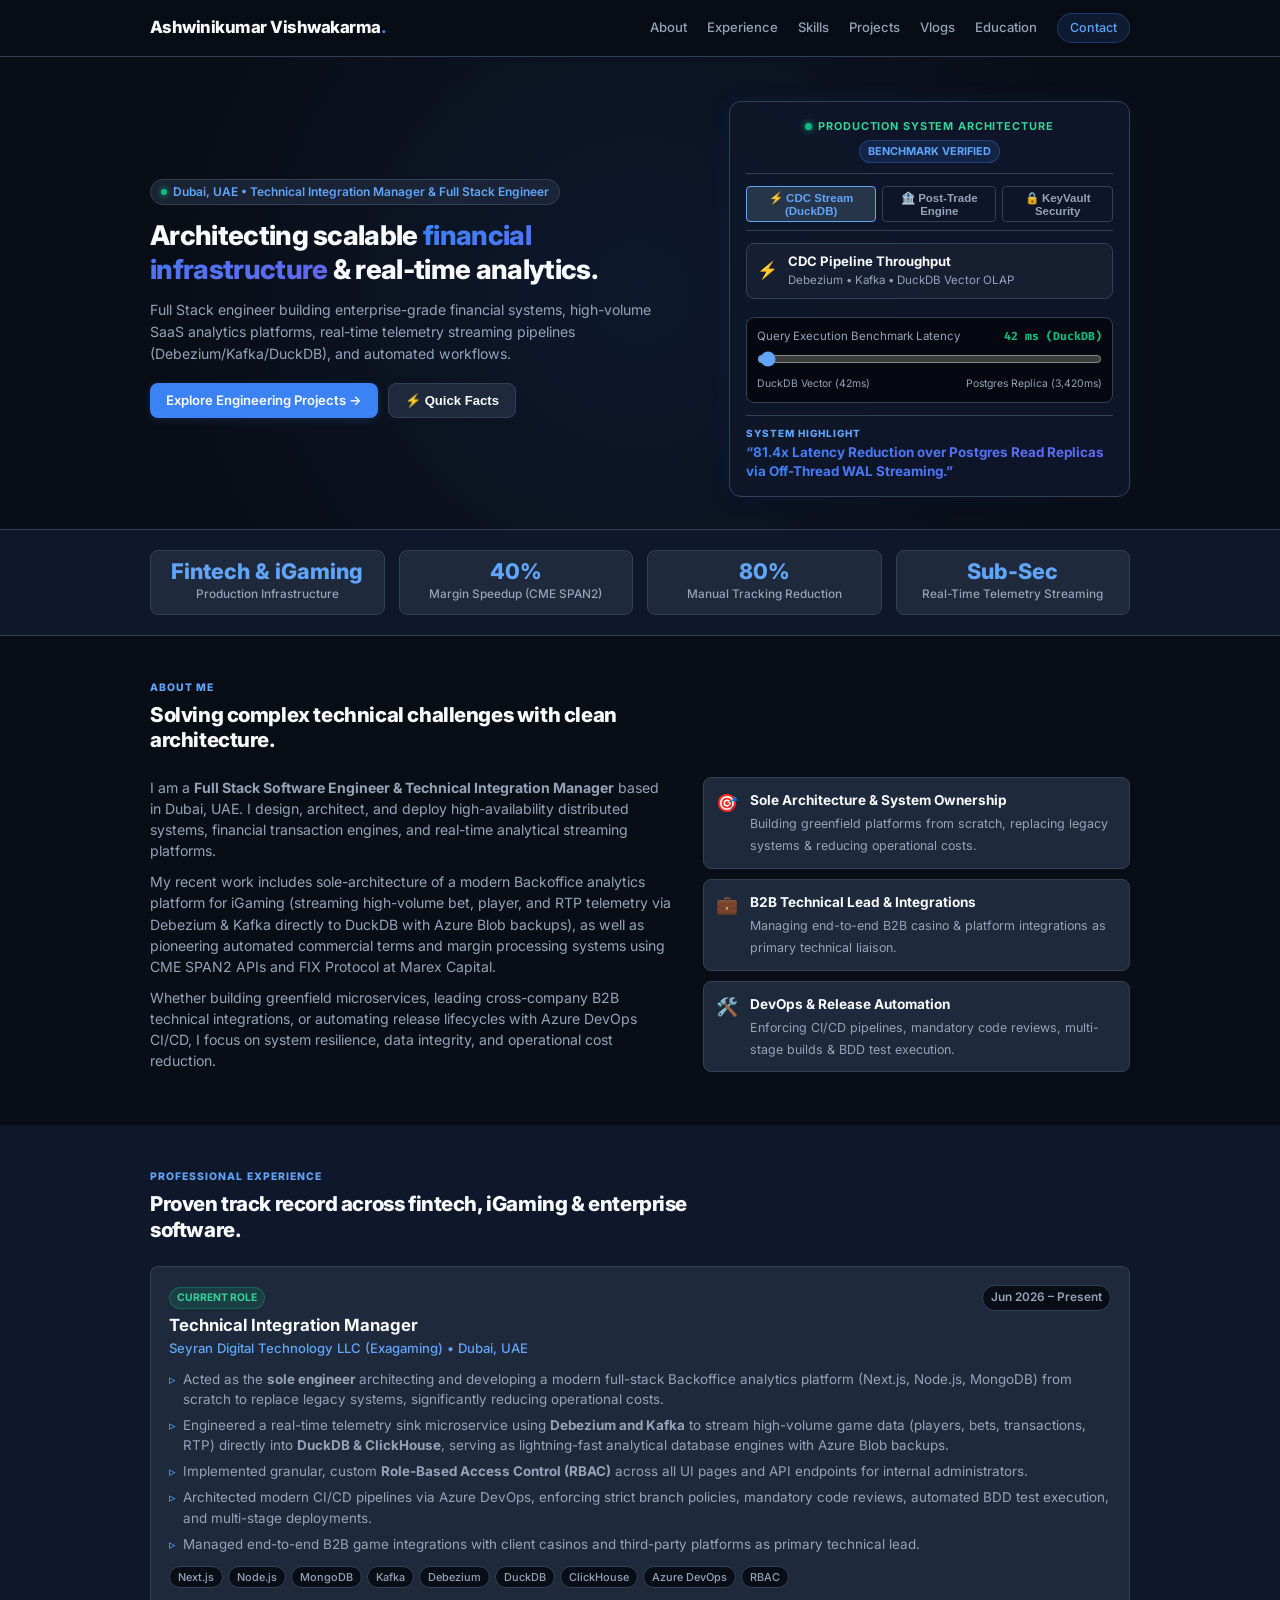
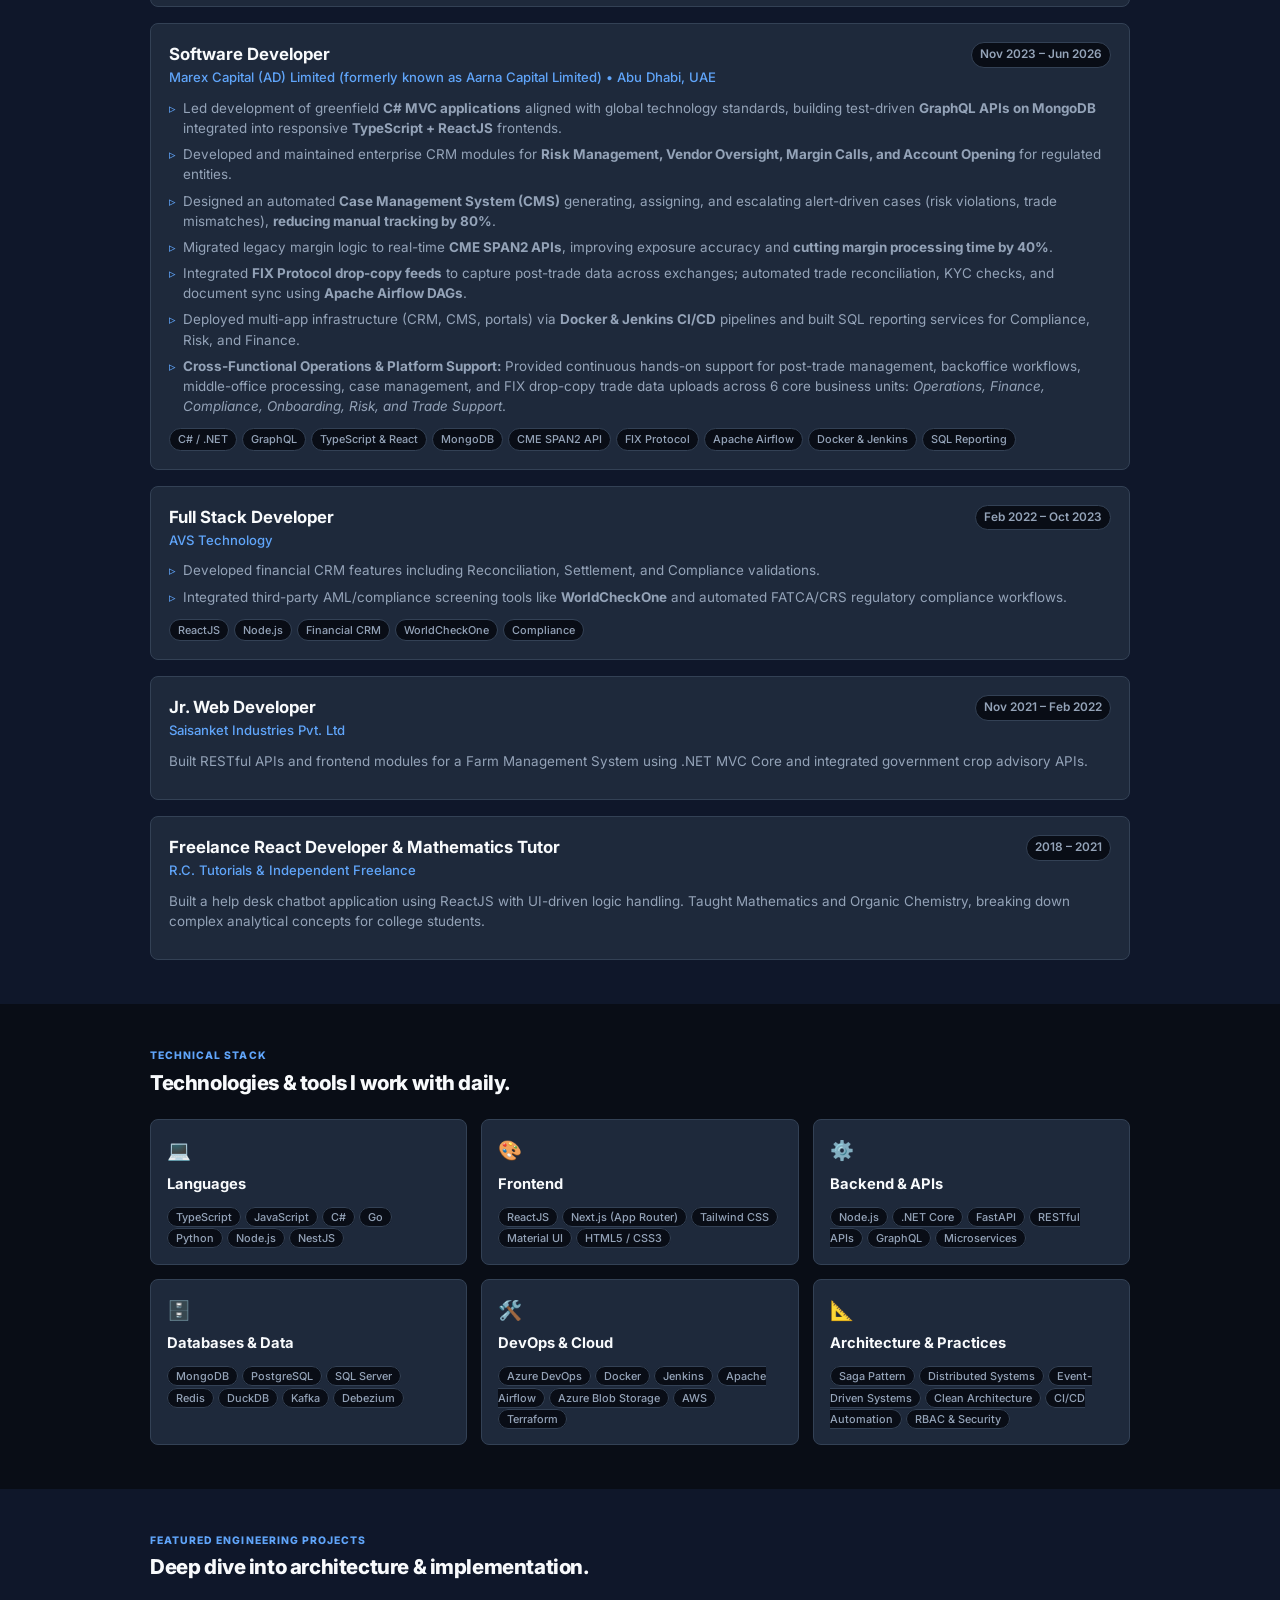
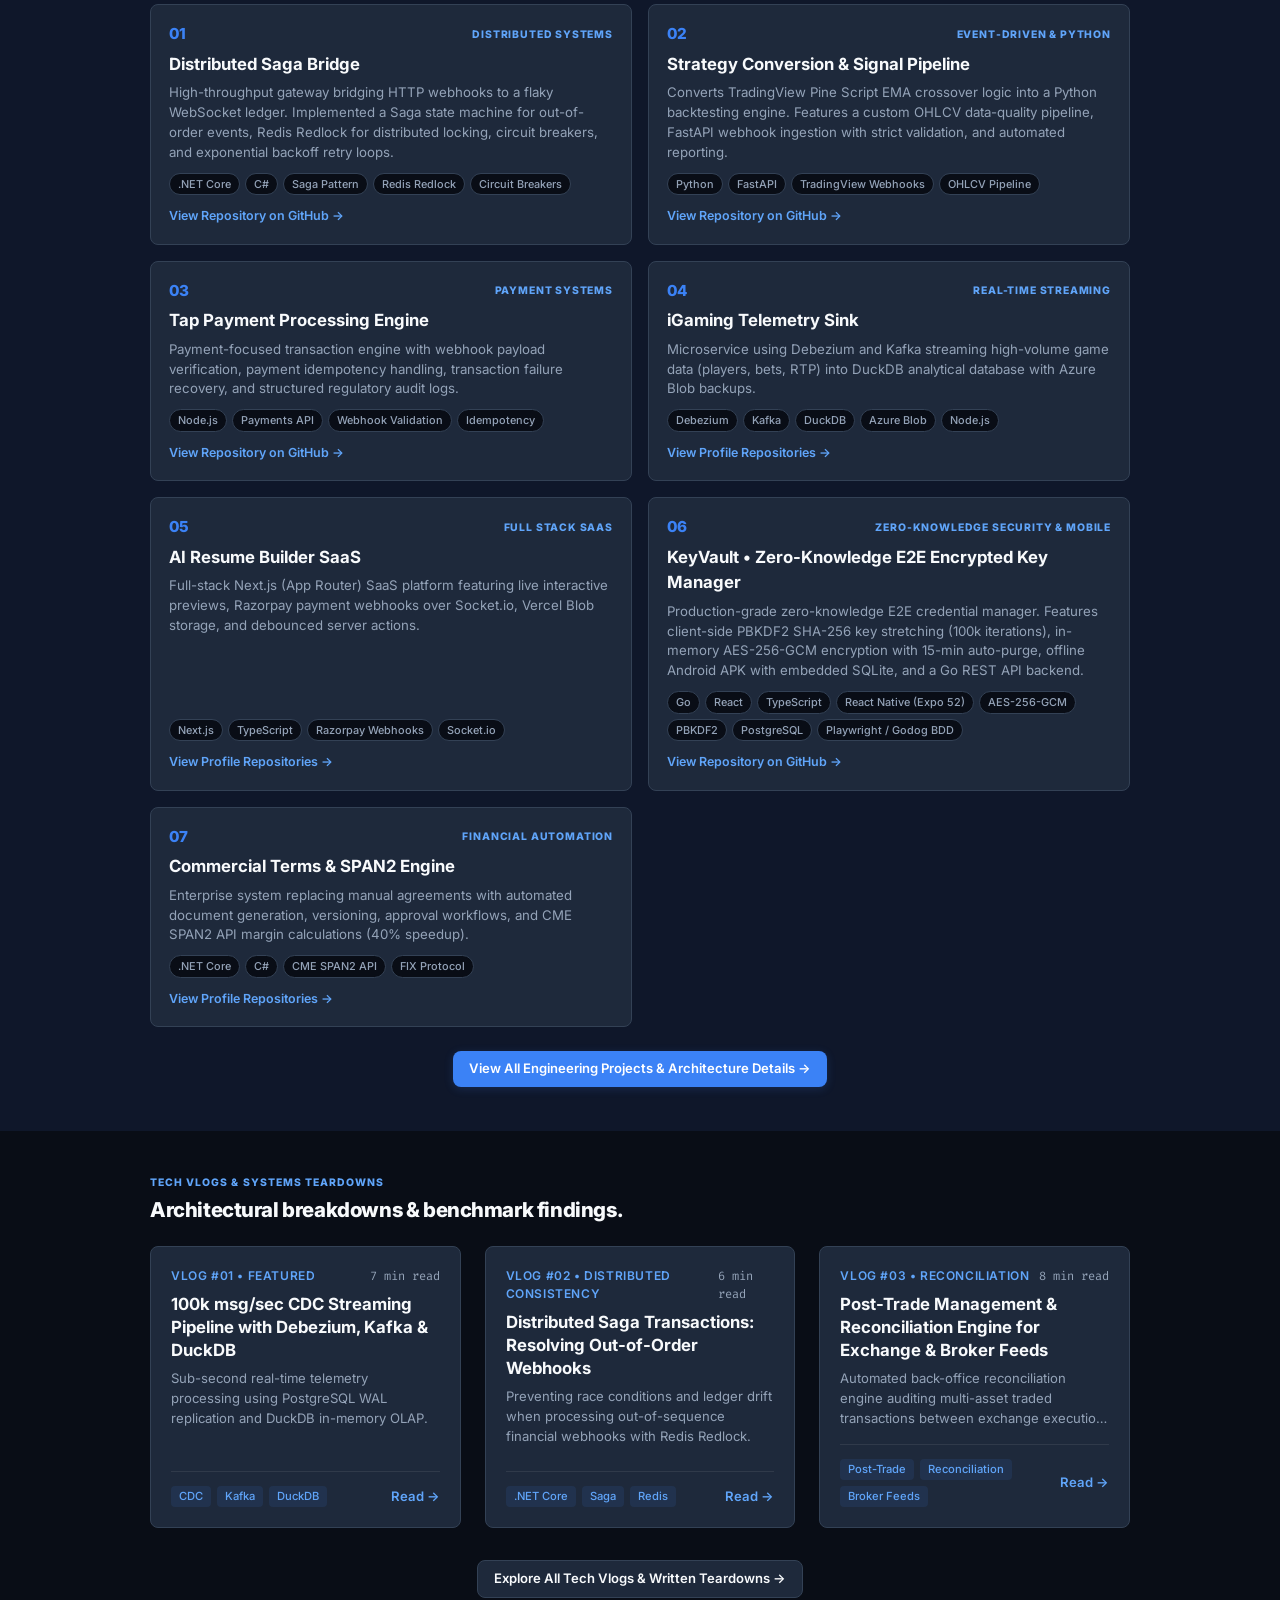
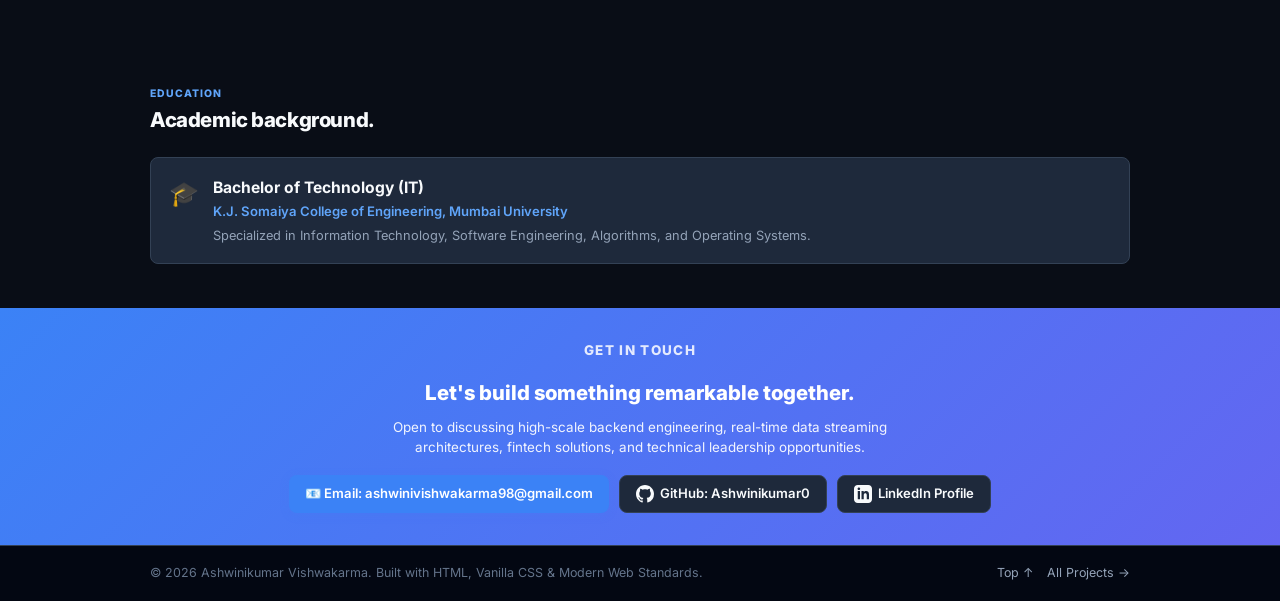
<file: index.html>
<!DOCTYPE html>
<html lang="en">

<head>
    <meta charset="UTF-8" />
    <meta name="viewport" content="width=device-width, initial-scale=1.0" />

    <meta name="description"
        content="Ashwinikumar Vishwakarma - Full Stack Software Engineer & Technical Integration Manager specializing in distributed systems, real-time data streaming, financial tech, and cloud architecture." />

    <title>Ashwinikumar Vishwakarma | Full Stack Engineer</title>

    <!-- Open Graph / LinkedIn Social Cards -->
    <meta property="og:type" content="website" />
    <meta property="og:url" content="https://ashwinikumar0.github.io/" />
    <meta property="og:title" content="Ashwinikumar Vishwakarma | Full Stack Engineer & Technical Lead" />
    <meta property="og:description"
        content="Full Stack Engineer & Technical Integration Manager specializing in distributed systems, real-time data streaming (Debezium/Kafka/DuckDB), financial tech (CME SPAN2, FIX Protocol), and cloud architecture." />
    <meta property="og:image" content="https://ashwinikumar0.github.io/assets/og-preview.png" />

    <!-- Twitter -->
    <meta name="twitter:card" content="summary_large_image" />
    <meta name="twitter:title" content="Ashwinikumar Vishwakarma | Full Stack Engineer" />
    <meta name="twitter:description"
        content="Architecting scalable financial infrastructure, real-time telemetry streaming pipelines, and distributed saga transactions." />

    <!-- Fonts -->
    <link rel="preconnect" href="https://fonts.googleapis.com">
    <link rel="preconnect" href="https://fonts.gstatic.com" crossorigin>
    <link
        href="https://fonts.googleapis.com/css2?family=Inter:wght@300;400;500;600;700;800&family=Fira+Code:wght@400;500;600&display=swap"
        rel="stylesheet">

    <!-- CSS -->
    <link rel="stylesheet" href="./assets/style.css?v=1.0.3" />
</head>

<body>

    <!-- NAVBAR -->
    <header class="navbar">
        <div class="container nav-container">
            <a href="index.html" class="logo">
                Ashwinikumar Vishwakarma<span>.</span>
            </a>

            <nav class="nav-links">
                <a href="#about">
                    <svg class="nav-icon" width="18" height="18" viewBox="0 0 24 24" fill="none" stroke="currentColor"
                        stroke-width="2" stroke-linecap="round" stroke-linejoin="round">
                        <path d="M20 21v-2a4 4 0 0 0-4-4H8a4 4 0 0 0-4 4v2"></path>
                        <circle cx="12" cy="7" r="4"></circle>
                    </svg>
                    <span class="nav-label">About</span>
                </a>
                <a href="#experience">
                    <svg class="nav-icon" width="18" height="18" viewBox="0 0 24 24" fill="none" stroke="currentColor"
                        stroke-width="2" stroke-linecap="round" stroke-linejoin="round">
                        <rect x="2" y="7" width="20" height="14" rx="2" ry="2"></rect>
                        <path d="M16 21V5a2 2 0 0 0-2-2h-4a2 2 0 0 0-2 2v16"></path>
                    </svg>
                    <span class="nav-label">Experience</span>
                </a>
                <a href="#skills">
                    <svg class="nav-icon" width="18" height="18" viewBox="0 0 24 24" fill="none" stroke="currentColor"
                        stroke-width="2" stroke-linecap="round" stroke-linejoin="round">
                        <polyline points="16 18 22 12 16 6"></polyline>
                        <polyline points="8 6 2 12 8 18"></polyline>
                    </svg>
                    <span class="nav-label">Skills</span>
                </a>
                <a href="#projects">
                    <svg class="nav-icon" width="18" height="18" viewBox="0 0 24 24" fill="none" stroke="currentColor"
                        stroke-width="2" stroke-linecap="round" stroke-linejoin="round">
                        <polygon points="12 2 2 7 12 12 22 7 12 2"></polygon>
                        <polyline points="2 17 12 22 22 17"></polyline>
                        <polyline points="2 12 12 17 22 12"></polyline>
                    </svg>
                    <span class="nav-label">Projects</span>
                </a>
                <a href="#vlogs">
                    <svg class="nav-icon" width="18" height="18" viewBox="0 0 24 24" fill="none" stroke="currentColor"
                        stroke-width="2" stroke-linecap="round" stroke-linejoin="round">
                        <path d="M4 19.5A2.5 2.5 0 0 1 6.5 17H20"></path>
                        <path d="M6.5 2H20v20H6.5A2.5 2.5 0 0 1 4 19.5v-15A2.5 2.5 0 0 1 6.5 2z"></path>
                    </svg>
                    <span class="nav-label">Vlogs</span>
                </a>
                <a href="#education">
                    <svg class="nav-icon" width="18" height="18" viewBox="0 0 24 24" fill="none" stroke="currentColor"
                        stroke-width="2" stroke-linecap="round" stroke-linejoin="round">
                        <path d="M22 10v6M2 10l10-5 10 5-10 5z"></path>
                        <path d="M6 12v5c3 3 9 3 12 0v-5"></path>
                    </svg>
                    <span class="nav-label">Education</span>
                </a>
                <a href="#contact" class="nav-cta">
                    <svg class="nav-icon" width="18" height="18" viewBox="0 0 24 24" fill="none" stroke="currentColor"
                        stroke-width="2" stroke-linecap="round" stroke-linejoin="round">
                        <path d="M4 4h16c1.1 0 2 .9 2 2v12c0 1.1-.9 2-2 2H4c-1.1 0-2-.9-2-2V6c0-1.1.9-2 2-2z"></path>
                        <polyline points="22,6 12,13 2,6"></polyline>
                    </svg>
                    <span class="nav-label">Contact</span>
                </a>
            </nav>

            <button class="mobile-menu-toggle" aria-label="Toggle Navigation">
                <span></span>
                <span></span>
                <span></span>
            </button>
        </div>
    </header>

    <main>

        <!-- HERO SECTION -->
        <section class="hero">
            <div class="container hero-content">
                <div class="hero-text">
                    <div class="location-badge">
                        <span class="pulse-dot"></span>
                        Dubai, UAE &bull; Technical Integration Manager &amp; Full Stack Engineer
                    </div>

                    <h1 class="hero-title">
                        Architecting scalable <span>financial infrastructure</span> &amp; real-time analytics.
                    </h1>

                    <p class="hero-description">
                        Full Stack engineer building enterprise-grade financial systems, high-volume SaaS analytics
                        platforms, real-time telemetry streaming pipelines (Debezium/Kafka/DuckDB), and automated
                        workflows.
                    </p>

                    <div class="hero-buttons">
                        <a href="#projects" class="button primary-button">
                            Explore Engineering Projects &rarr;
                        </a>
                        <button class="button secondary-button recruiter-trigger-btn" id="open-recruiter-drawer">
                            ⚡ Quick Facts
                        </button>
                    </div>
                </div>

                <div class="hero-card">
                    <div class="hero-dashboard">
                        <div class="dashboard-header"
                            style="display: flex; flex-direction: column; align-items: center; justify-content: center; text-align: center; gap: 6px;">
                            <div class="status-indicator">
                                <span class="status-dot"></span>
                                <span class="status-text">PRODUCTION SYSTEM ARCHITECTURE</span>
                            </div>
                            <span class="dashboard-badge">BENCHMARK VERIFIED</span>
                        </div>

                        <!-- Interactive Tabs -->
                        <div class="dash-tabs-header">
                            <button class="dash-tab-btn active" data-tab="cdc">⚡ CDC Stream (DuckDB)</button>
                            <button class="dash-tab-btn" data-tab="rec">🏦 Post-Trade Engine</button>
                            <button class="dash-tab-btn" data-tab="sec">🔒 KeyVault Security</button>
                        </div>

                        <div class="dashboard-body" id="tab-content-area">
                            <div class="dashboard-row">
                                <span class="row-icon">⚡</span>
                                <div>
                                    <div class="row-title">CDC Pipeline Throughput</div>
                                    <div class="row-desc">Debezium &bull; Kafka &bull; DuckDB Vector OLAP</div>
                                </div>
                            </div>

                            <div class="interactive-metric-slider">
                                <div class="slider-label">
                                    <span>Query Execution Benchmark Latency</span>
                                    <strong id="slider-latency-val"
                                        style="color: #10b981; font-family: 'Fira Code', monospace;">42 ms
                                        (DuckDB)</strong>
                                </div>
                                <input type="range" min="10" max="3500" value="42" class="latency-range"
                                    id="latency-slider" />
                                <div
                                    style="display: flex; justify-content: space-between; font-size: 0.65rem; color: var(--text-muted); margin-top: 4px;">
                                    <span>DuckDB Vector (42ms)</span>
                                    <span>Postgres Replica (3,420ms)</span>
                                </div>
                            </div>
                        </div>

                        <div class="dashboard-footer">
                            <span class="impact-label">SYSTEM HIGHLIGHT</span>
                            <div class="impact-quote" id="impact-quote-text">
                                &ldquo;81.4x Latency Reduction over Postgres Read Replicas via Off-Thread WAL
                                Streaming.&rdquo;
                            </div>
                        </div>
                    </div>
                </div>
            </div>
        </section>

        <!-- IMPACT METRICS -->
        <section class="metrics-bar">
            <div class="container metrics-grid">
                <div class="metric-item">
                    <div class="metric-number">Fintech &amp; iGaming</div>
                    <div class="metric-label">Production Infrastructure</div>
                </div>
                <div class="metric-item">
                    <div class="metric-number">40%</div>
                    <div class="metric-label">Margin Speedup (CME SPAN2)</div>
                </div>
                <div class="metric-item">
                    <div class="metric-number">80%</div>
                    <div class="metric-label">Manual Tracking Reduction</div>
                </div>
                <div class="metric-item">
                    <div class="metric-number">Sub-Sec</div>
                    <div class="metric-label">Real-Time Telemetry Streaming</div>
                </div>
            </div>
        </section>

        <!-- ABOUT SECTION -->
        <section id="about" class="section">
            <div class="container">
                <div class="section-heading">
                    <p class="eyebrow">ABOUT ME</p>
                    <h2>Solving complex technical challenges with clean architecture.</h2>
                </div>

                <div class="about-grid">
                    <div class="about-bio">
                        <p>
                            I am a <strong>Full Stack Software Engineer &amp; Technical Integration Manager</strong>
                            based in Dubai, UAE.
                            I design, architect, and deploy high-availability distributed systems,
                            financial transaction engines, and real-time analytical streaming platforms.
                        </p>
                        <p>
                            My recent work includes sole-architecture of a modern Backoffice analytics platform for
                            iGaming (streaming high-volume bet, player, and RTP telemetry via Debezium & Kafka directly
                            to DuckDB with Azure Blob backups), as well as pioneering automated commercial terms and
                            margin processing systems using CME SPAN2 APIs and FIX Protocol at Marex Capital.
                        </p>
                        <p>
                            Whether building greenfield microservices, leading cross-company B2B technical integrations,
                            or automating release lifecycles with Azure DevOps CI/CD, I focus on system resilience, data
                            integrity, and operational cost reduction.
                        </p>
                    </div>

                    <div class="about-highlight">
                        <div class="highlight-item">
                            <div class="highlight-icon">🎯</div>
                            <div>
                                <strong>Sole Architecture &amp; System Ownership</strong>
                                <span>Building greenfield platforms from scratch, replacing legacy systems &amp;
                                    reducing operational costs.</span>
                            </div>
                        </div>

                        <div class="highlight-item">
                            <div class="highlight-icon">💼</div>
                            <div>
                                <strong>B2B Technical Lead &amp; Integrations</strong>
                                <span>Managing end-to-end B2B casino &amp; platform integrations as primary technical
                                    liaison.</span>
                            </div>
                        </div>

                        <div class="highlight-item">
                            <div class="highlight-icon">🛠️</div>
                            <div>
                                <strong>DevOps &amp; Release Automation</strong>
                                <span>Enforcing CI/CD pipelines, mandatory code reviews, multi-stage builds &amp; BDD
                                    test execution.</span>
                            </div>
                        </div>
                    </div>
                </div>
            </div>
        </section>

        <!-- EXPERIENCE SECTION -->
        <section id="experience" class="section section-dark">
            <div class="container">
                <div class="section-heading">
                    <p class="eyebrow">PROFESSIONAL EXPERIENCE</p>
                    <h2>Proven track record across fintech, iGaming & enterprise software.</h2>
                </div>

                <div class="timeline">

                    <!-- ROLE 1 -->
                    <div class="timeline-card">
                        <div class="timeline-header">
                            <div>
                                <span class="role-badge">Current Role</span>
                                <h3 class="role-title">Technical Integration Manager</h3>
                                <p class="company-name">Seyran Digital Technology LLC (Exagaming) &bull; Dubai, UAE</p>
                            </div>
                            <div class="role-period">Jun 2026 – Present</div>
                        </div>

                        <ul class="role-bullets">
                            <li>
                                Acted as the <strong>sole engineer</strong> architecting and developing a modern
                                full-stack Backoffice analytics platform (Next.js, Node.js, MongoDB) from scratch to
                                replace legacy systems, significantly reducing operational costs.
                            </li>
                            <li>
                                Engineered a real-time telemetry sink microservice using <strong>Debezium and
                                    Kafka</strong> to stream high-volume game data (players, bets, transactions, RTP)
                                directly into <strong>DuckDB &amp; ClickHouse</strong>, serving as lightning-fast
                                analytical database
                                engines with Azure Blob backups.
                            </li>
                            <li>
                                Implemented granular, custom <strong>Role-Based Access Control (RBAC)</strong> across
                                all UI pages and API endpoints for internal administrators.
                            </li>
                            <li>
                                Architected modern CI/CD pipelines via Azure DevOps, enforcing strict branch policies,
                                mandatory code reviews, automated BDD test execution, and multi-stage deployments.
                            </li>
                            <li>
                                Managed end-to-end B2B game integrations with client casinos and third-party platforms
                                as primary technical lead.
                            </li>
                        </ul>

                        <div class="role-tags">
                            <span>Next.js</span>
                            <span>Node.js</span>
                            <span>MongoDB</span>
                            <span>Kafka</span>
                            <span>Debezium</span>
                            <span>DuckDB</span>
                            <span>ClickHouse</span>
                            <span>Azure DevOps</span>
                            <span>RBAC</span>
                        </div>
                    </div>

                    <!-- ROLE 2 -->
                    <div class="timeline-card">
                        <div class="timeline-header">
                            <div>
                                <h3 class="role-title">Software Developer</h3>
                                <p class="company-name">Marex Capital (AD) Limited (formerly known as Aarna Capital
                                    Limited) &bull; Abu Dhabi, UAE</p>
                            </div>
                            <div class="role-period">Nov 2023 – Jun 2026</div>
                        </div>

                        <ul class="role-bullets">
                            <li>
                                Led development of greenfield <strong>C# MVC applications</strong> aligned with global
                                technology standards, building test-driven <strong>GraphQL APIs on MongoDB</strong>
                                integrated into responsive <strong>TypeScript + ReactJS</strong> frontends.
                            </li>
                            <li>
                                Developed and maintained enterprise CRM modules for <strong>Risk Management, Vendor
                                    Oversight, Margin Calls, and Account Opening</strong> for regulated entities.
                            </li>
                            <li>
                                Designed an automated <strong>Case Management System (CMS)</strong> generating,
                                assigning, and escalating alert-driven cases (risk violations, trade mismatches),
                                <strong>reducing manual tracking by 80%</strong>.
                            </li>
                            <li>
                                Migrated legacy margin logic to real-time <strong>CME SPAN2 APIs</strong>, improving
                                exposure accuracy and <strong>cutting margin processing time by 40%</strong>.
                            </li>
                            <li>
                                Integrated <strong>FIX Protocol drop-copy feeds</strong> to capture post-trade data
                                across exchanges; automated trade reconciliation, KYC checks, and document sync using
                                <strong>Apache Airflow DAGs</strong>.
                            </li>
                            <li>
                                Deployed multi-app infrastructure (CRM, CMS, portals) via <strong>Docker &amp; Jenkins
                                    CI/CD</strong> pipelines and built SQL reporting services for Compliance, Risk, and
                                Finance.
                            </li>
                            <li>
                                <strong>Cross-Functional Operations &amp; Platform Support:</strong> Provided continuous
                                hands-on support for post-trade management, backoffice workflows, middle-office
                                processing, case management, and FIX drop-copy trade data uploads across 6 core business
                                units: <em>Operations, Finance, Compliance, Onboarding, Risk, and Trade Support</em>.
                            </li>
                        </ul>

                        <div class="role-tags">
                            <span>C# / .NET</span>
                            <span>GraphQL</span>
                            <span>TypeScript &amp; React</span>
                            <span>MongoDB</span>
                            <span>CME SPAN2 API</span>
                            <span>FIX Protocol</span>
                            <span>Apache Airflow</span>
                            <span>Docker &amp; Jenkins</span>
                            <span>SQL Reporting</span>
                        </div>
                    </div>

                    <!-- ROLE 3 -->
                    <div class="timeline-card">
                        <div class="timeline-header">
                            <div>
                                <h3 class="role-title">Full Stack Developer</h3>
                                <p class="company-name">AVS Technology</p>
                            </div>
                            <div class="role-period">Feb 2022 – Oct 2023</div>
                        </div>

                        <ul class="role-bullets">
                            <li>
                                Developed financial CRM features including Reconciliation, Settlement, and Compliance
                                validations.
                            </li>
                            <li>
                                Integrated third-party AML/compliance screening tools like
                                <strong>WorldCheckOne</strong> and automated FATCA/CRS regulatory compliance workflows.
                            </li>
                        </ul>

                        <div class="role-tags">
                            <span>ReactJS</span>
                            <span>Node.js</span>
                            <span>Financial CRM</span>
                            <span>WorldCheckOne</span>
                            <span>Compliance</span>
                        </div>
                    </div>

                    <!-- ROLE 4 -->
                    <div class="timeline-card">
                        <div class="timeline-header">
                            <div>
                                <h3 class="role-title">Jr. Web Developer</h3>
                                <p class="company-name">Saisanket Industries Pvt. Ltd</p>
                            </div>
                            <div class="role-period">Nov 2021 – Feb 2022</div>
                        </div>

                        <p class="role-summary">
                            Built RESTful APIs and frontend modules for a Farm Management System using .NET MVC Core and
                            integrated government crop advisory APIs.
                        </p>
                    </div>

                    <!-- ROLE 5 & 6 -->
                    <div class="timeline-card">
                        <div class="timeline-header">
                            <div>
                                <h3 class="role-title">Freelance React Developer & Mathematics Tutor</h3>
                                <p class="company-name">R.C. Tutorials & Independent Freelance</p>
                            </div>
                            <div class="role-period">2018 – 2021</div>
                        </div>

                        <p class="role-summary">
                            Built a help desk chatbot application using ReactJS with UI-driven logic handling. Taught
                            Mathematics and Organic Chemistry, breaking down complex analytical concepts for college
                            students.
                        </p>
                    </div>

                </div>
            </div>
        </section>

        <!-- SKILLS SECTION -->
        <section id="skills" class="section">
            <div class="container">
                <div class="section-heading">
                    <p class="eyebrow">TECHNICAL STACK</p>
                    <h2>Technologies & tools I work with daily.</h2>
                </div>

                <div class="skills-grid">
                    <div class="skill-card">
                        <div class="skill-icon">💻</div>
                        <h3>Languages</h3>
                        <div class="tags">
                            <span>TypeScript</span>
                            <span>JavaScript</span>
                            <span>C#</span>
                            <span>Go</span>
                            <span>Python</span>
                            <span>Node.js</span>
                            <span>NestJS</span>
                        </div>
                    </div>

                    <div class="skill-card">
                        <div class="skill-icon">🎨</div>
                        <h3>Frontend</h3>
                        <div class="tags">
                            <span>ReactJS</span>
                            <span>Next.js (App Router)</span>
                            <span>Tailwind CSS</span>
                            <span>Material UI</span>
                            <span>HTML5 / CSS3</span>
                        </div>
                    </div>

                    <div class="skill-card">
                        <div class="skill-icon">⚙️</div>
                        <h3>Backend & APIs</h3>
                        <div class="tags">
                            <span>Node.js</span>
                            <span>.NET Core</span>
                            <span>FastAPI</span>
                            <span>RESTful APIs</span>
                            <span>GraphQL</span>
                            <span>Microservices</span>
                        </div>
                    </div>

                    <div class="skill-card">
                        <div class="skill-icon">🗄️</div>
                        <h3>Databases & Data</h3>
                        <div class="tags">
                            <span>MongoDB</span>
                            <span>PostgreSQL</span>
                            <span>SQL Server</span>
                            <span>Redis</span>
                            <span>DuckDB</span>
                            <span>Kafka</span>
                            <span>Debezium</span>
                        </div>
                    </div>

                    <div class="skill-card">
                        <div class="skill-icon">🛠️</div>
                        <h3>DevOps & Cloud</h3>
                        <div class="tags">
                            <span>Azure DevOps</span>
                            <span>Docker</span>
                            <span>Jenkins</span>
                            <span>Apache Airflow</span>
                            <span>Azure Blob Storage</span>
                            <span>AWS</span>
                            <span>Terraform</span>
                        </div>
                    </div>

                    <div class="skill-card">
                        <div class="skill-icon">📐</div>
                        <h3>Architecture & Practices</h3>
                        <div class="tags">
                            <span>Saga Pattern</span>
                            <span>Distributed Systems</span>
                            <span>Event-Driven Systems</span>
                            <span>Clean Architecture</span>
                            <span>CI/CD Automation</span>
                            <span>RBAC & Security</span>
                        </div>
                    </div>
                </div>
            </div>
        </section>

        <!-- FEATURED PROJECTS SECTION -->
        <section id="projects" class="section section-dark">
            <div class="container">
                <div class="section-heading">
                    <p class="eyebrow">FEATURED ENGINEERING PROJECTS</p>
                    <h2>Deep dive into architecture & implementation.</h2>
                </div>

                <div class="projects-grid-container">

                    <!-- PROJECT 1 -->
                    <article class="project-card">
                        <div class="project-header-row">
                            <span class="project-number">01</span>
                            <span class="project-category">DISTRIBUTED SYSTEMS</span>
                        </div>
                        <div class="project-content">
                            <h2>Distributed Saga Bridge</h2>
                            <p>
                                High-throughput gateway bridging HTTP webhooks to a flaky WebSocket ledger. Implemented
                                a Saga state machine for out-of-order events, Redis Redlock for distributed locking,
                                circuit breakers, and exponential backoff retry loops.
                            </p>
                        </div>
                        <div class="project-tags">
                            <span>.NET Core</span>
                            <span>C#</span>
                            <span>Saga Pattern</span>
                            <span>Redis Redlock</span>
                            <span>Circuit Breakers</span>
                        </div>
                        <a href="https://github.com/Ashwinikumar0/distributed-saga-bridge" target="_blank"
                            rel="noopener noreferrer" class="project-link">
                            View Repository on GitHub &rarr;
                        </a>
                    </article>

                    <!-- PROJECT 2 -->
                    <article class="project-card">
                        <div class="project-header-row">
                            <span class="project-number">02</span>
                            <span class="project-category">EVENT-DRIVEN & PYTHON</span>
                        </div>
                        <div class="project-content">
                            <h2>Strategy Conversion & Signal Pipeline</h2>
                            <p>
                                Converts TradingView Pine Script EMA crossover logic into a Python backtesting engine.
                                Features a custom OHLCV data-quality pipeline, FastAPI webhook ingestion with strict
                                validation, and automated reporting.
                            </p>
                        </div>
                        <div class="project-tags">
                            <span>Python</span>
                            <span>FastAPI</span>
                            <span>TradingView Webhooks</span>
                            <span>OHLCV Pipeline</span>
                        </div>
                        <a href="https://github.com/Ashwinikumar0/strategy-conversion-signal-execution-pipeline"
                            target="_blank" rel="noopener noreferrer" class="project-link">
                            View Repository on GitHub &rarr;
                        </a>
                    </article>

                    <!-- PROJECT 3 -->
                    <article class="project-card">
                        <div class="project-header-row">
                            <span class="project-number">03</span>
                            <span class="project-category">PAYMENT SYSTEMS</span>
                        </div>
                        <div class="project-content">
                            <h2>Tap Payment Processing Engine</h2>
                            <p>
                                Payment-focused transaction engine with webhook payload verification, payment
                                idempotency handling, transaction failure recovery, and structured regulatory audit
                                logs.
                            </p>
                        </div>
                        <div class="project-tags">
                            <span>Node.js</span>
                            <span>Payments API</span>
                            <span>Webhook Validation</span>
                            <span>Idempotency</span>
                        </div>
                        <a href="https://github.com/Ashwinikumar0/tap-payment" target="_blank" rel="noopener noreferrer"
                            class="project-link">
                            View Repository on GitHub &rarr;
                        </a>
                    </article>

                    <!-- PROJECT 4 -->
                    <article class="project-card">
                        <div class="project-header-row">
                            <span class="project-number">04</span>
                            <span class="project-category">REAL-TIME STREAMING</span>
                        </div>
                        <div class="project-content">
                            <h2>iGaming Telemetry Sink</h2>
                            <p>
                                Microservice using Debezium and Kafka streaming high-volume game data (players, bets,
                                RTP) into DuckDB analytical database with Azure Blob backups.
                            </p>
                        </div>
                        <div class="project-tags">
                            <span>Debezium</span>
                            <span>Kafka</span>
                            <span>DuckDB</span>
                            <span>Azure Blob</span>
                            <span>Node.js</span>
                        </div>
                        <a href="https://github.com/Ashwinikumar0" target="_blank" rel="noopener noreferrer"
                            class="project-link">
                            View Profile Repositories &rarr;
                        </a>
                    </article>

                    <!-- PROJECT 5 -->
                    <article class="project-card">
                        <div class="project-header-row">
                            <span class="project-number">05</span>
                            <span class="project-category">FULL STACK SAAS</span>
                        </div>
                        <div class="project-content">
                            <h2>AI Resume Builder SaaS</h2>
                            <p>
                                Full-stack Next.js (App Router) SaaS platform featuring live interactive previews,
                                Razorpay payment webhooks over Socket.io, Vercel Blob storage, and debounced server
                                actions.
                            </p>
                        </div>
                        <div class="project-tags">
                            <span>Next.js</span>
                            <span>TypeScript</span>
                            <span>Razorpay Webhooks</span>
                            <span>Socket.io</span>
                        </div>
                        <a href="https://github.com/Ashwinikumar0" target="_blank" rel="noopener noreferrer"
                            class="project-link">
                            View Profile Repositories &rarr;
                        </a>
                    </article>

                    <!-- PROJECT 6 -->
                    <article class="project-card">
                        <div class="project-header-row">
                            <span class="project-number">06</span>
                            <span class="project-category">ZERO-KNOWLEDGE SECURITY & MOBILE</span>
                        </div>
                        <div class="project-content">
                            <h2>KeyVault &bull; Zero-Knowledge E2E Encrypted Key Manager</h2>
                            <p>
                                Production-grade zero-knowledge E2E credential manager. Features client-side PBKDF2
                                SHA-256 key stretching (100k iterations), in-memory AES-256-GCM encryption with 15-min
                                auto-purge, offline Android APK with embedded SQLite, and a Go REST API backend.
                            </p>
                        </div>
                        <div class="project-tags">
                            <span>Go</span>
                            <span>React</span>
                            <span>TypeScript</span>
                            <span>React Native (Expo 52)</span>
                            <span>AES-256-GCM</span>
                            <span>PBKDF2</span>
                            <span>PostgreSQL</span>
                            <span>Playwright / Godog BDD</span>
                        </div>
                        <a href="https://github.com/Ashwinikumar0/key-vault" target="_blank" rel="noopener noreferrer"
                            class="project-link">
                            View Repository on GitHub &rarr;
                        </a>
                    </article>

                    <!-- PROJECT 7 -->
                    <article class="project-card">
                        <div class="project-header-row">
                            <span class="project-number">07</span>
                            <span class="project-category">FINANCIAL AUTOMATION</span>
                        </div>
                        <div class="project-content">
                            <h2>Commercial Terms & SPAN2 Engine</h2>
                            <p>
                                Enterprise system replacing manual agreements with automated document generation,
                                versioning, approval workflows, and CME SPAN2 API margin calculations (40% speedup).
                            </p>
                        </div>
                        <div class="project-tags">
                            <span>.NET Core</span>
                            <span>C#</span>
                            <span>CME SPAN2 API</span>
                            <span>FIX Protocol</span>
                        </div>
                        <a href="https://github.com/Ashwinikumar0" target="_blank" rel="noopener noreferrer"
                            class="project-link">
                            View Profile Repositories &rarr;
                        </a>
                    </article>

                </div>

                <div class="projects-cta">
                    <a href="projects.html" class="button primary-button">
                        View All Engineering Projects & Architecture Details &rarr;
                    </a>
                </div>
            </div>
        </section>

        <!-- TECH VLOGS PREVIEW SECTION -->
        <section id="vlogs" class="section">
            <div class="container">
                <div class="section-heading">
                    <p class="eyebrow">TECH VLOGS &amp; SYSTEMS TEARDOWNS</p>
                    <h2>Architectural breakdowns &amp; benchmark findings.</h2>
                </div>

                <div class="vlogs-grid" style="margin-bottom: 32px;">

                    <!-- VLOG ITEM 1 -->
                    <article class="vlog-card" data-href="vlogs/vlog-01-cdc-streaming-debezium-duckdb.html">
                        <div class="vlog-card-body">
                            <div>
                                <div
                                    style="display: flex; justify-content: space-between; align-items: center; margin-bottom: 8px;">
                                    <span class="vlog-meta-header" style="margin-bottom: 0;">VLOG #01 &bull;
                                        FEATURED</span>
                                    <span
                                        style="font-size: 0.75rem; color: var(--text-muted); font-family: 'Fira Code', monospace;">7
                                        min read</span>
                                </div>
                                <h3 class="vlog-card-title">
                                    <a href="vlogs/vlog-01-cdc-streaming-debezium-duckdb.html"
                                        class="vlog-card-title-link" style="color: inherit; text-decoration: none;">100k
                                        msg/sec CDC Streaming Pipeline with Debezium, Kafka &amp; DuckDB</a>
                                </h3>
                                <p class="vlog-card-desc">
                                    Sub-second real-time telemetry processing using PostgreSQL WAL replication and
                                    DuckDB in-memory OLAP.
                                </p>
                            </div>
                            <div class="vlog-card-footer">
                                <div class="vlog-tags-list">
                                    <span class="vlog-tag">CDC</span>
                                    <span class="vlog-tag">Kafka</span>
                                    <span class="vlog-tag">DuckDB</span>
                                </div>
                                <a href="vlogs/vlog-01-cdc-streaming-debezium-duckdb.html" class="vlog-link-btn">
                                    Read &rarr;
                                </a>
                            </div>
                        </div>
                    </article>

                    <!-- VLOG ITEM 2 -->
                    <article class="vlog-card" data-href="vlogs/vlog-02-saga-distributed-transactions.html">
                        <div class="vlog-card-body">
                            <div>
                                <div
                                    style="display: flex; justify-content: space-between; align-items: center; margin-bottom: 8px;">
                                    <span class="vlog-meta-header" style="margin-bottom: 0;">VLOG #02 &bull; DISTRIBUTED
                                        CONSISTENCY</span>
                                    <span
                                        style="font-size: 0.75rem; color: var(--text-muted); font-family: 'Fira Code', monospace;">6
                                        min read</span>
                                </div>
                                <h3 class="vlog-card-title">
                                    <a href="vlogs/vlog-02-saga-distributed-transactions.html"
                                        class="vlog-card-title-link"
                                        style="color: inherit; text-decoration: none;">Distributed Saga Transactions:
                                        Resolving Out-of-Order Webhooks</a>
                                </h3>
                                <p class="vlog-card-desc">
                                    Preventing race conditions and ledger drift when processing out-of-sequence
                                    financial webhooks with Redis Redlock.
                                </p>
                            </div>
                            <div class="vlog-card-footer">
                                <div class="vlog-tags-list">
                                    <span class="vlog-tag">.NET Core</span>
                                    <span class="vlog-tag">Saga</span>
                                    <span class="vlog-tag">Redis</span>
                                </div>
                                <a href="vlogs/vlog-02-saga-distributed-transactions.html" class="vlog-link-btn">
                                    Read &rarr;
                                </a>
                            </div>
                        </div>
                    </article>

                    <!-- VLOG ITEM 3 -->
                    <article class="vlog-card" data-href="vlogs/vlog-03-fintech-ledger-reconciliation.html">
                        <div class="vlog-card-body">
                            <div>
                                <div
                                    style="display: flex; justify-content: space-between; align-items: center; margin-bottom: 8px;">
                                    <span class="vlog-meta-header" style="margin-bottom: 0;">VLOG #03 &bull;
                                        RECONCILIATION</span>
                                    <span
                                        style="font-size: 0.75rem; color: var(--text-muted); font-family: 'Fira Code', monospace;">8
                                        min read</span>
                                </div>
                                <h3 class="vlog-card-title">
                                    <a href="vlogs/vlog-03-fintech-ledger-reconciliation.html"
                                        class="vlog-card-title-link"
                                        style="color: inherit; text-decoration: none;">Post-Trade Management &amp;
                                        Reconciliation Engine for Exchange &amp; Broker Feeds</a>
                                </h3>
                                <p class="vlog-card-desc">
                                    Automated back-office reconciliation engine auditing multi-asset traded transactions
                                    between exchange execution drops and third-party broker clearing statements.
                                </p>
                            </div>
                            <div class="vlog-card-footer">
                                <div class="vlog-tags-list">
                                    <span class="vlog-tag">Post-Trade</span>
                                    <span class="vlog-tag">Reconciliation</span>
                                    <span class="vlog-tag">Broker Feeds</span>
                                </div>
                                <a href="vlogs/vlog-03-fintech-ledger-reconciliation.html" class="vlog-link-btn">
                                    Read &rarr;
                                </a>
                            </div>
                        </div>
                    </article>

                </div>

                <div class="projects-cta" style="text-align: center;">
                    <a href="vlogs.html" class="button secondary-button">
                        Explore All Tech Vlogs &amp; Written Teardowns &rarr;
                    </a>
                </div>
            </div>
        </section>

        <!-- EDUCATION SECTION -->
        <section id="education" class="section">
            <div class="container">
                <div class="section-heading">
                    <p class="eyebrow">EDUCATION</p>
                    <h2>Academic background.</h2>
                </div>

                <div class="education-card">
                    <div class="edu-icon">🎓</div>
                    <div>
                        <h3>Bachelor of Technology (IT)</h3>
                        <p class="edu-institution">K.J. Somaiya College of Engineering, Mumbai University</p>
                        <p class="edu-desc">Specialized in Information Technology, Software Engineering, Algorithms, and
                            Operating Systems.</p>
                    </div>
                </div>
            </div>
        </section>

        <!-- CONTACT SECTION -->
        <section id="contact" class="section cta-section">
            <div class="container cta-content">
                <p class="eyebrow">GET IN TOUCH</p>
                <h2>Let's build something remarkable together.</h2>
                <p>
                    Open to discussing high-scale backend engineering, real-time data streaming architectures,
                    fintech solutions, and technical leadership opportunities.
                </p>

                <div class="contact-methods">
                    <a href="mailto:ashwinivishwakarma98@gmail.com" class="button primary-button">
                        📧 Email: ashwinivishwakarma98@gmail.com
                    </a>
                    <a href="https://github.com/Ashwinikumar0" target="_blank" rel="noopener noreferrer"
                        class="button secondary-button icon-button">
                        <svg width="18" height="18" fill="currentColor" viewBox="0 0 24 24">
                            <path
                                d="M12 0C5.37 0 0 5.37 0 12c0 5.31 3.435 9.795 8.205 11.385.6.105.825-.255.825-.57 0-.285-.015-1.23-.015-2.235-3.015.555-3.795-.735-4.035-1.41-.135-.345-.72-1.41-1.23-1.695-.42-.225-1.02-.78-.015-.795.945-.015 1.62.87 1.845 1.23 1.08 1.815 2.805 1.305 3.495.99.105-.78.42-1.305.765-1.605-2.67-.3-5.46-1.335-5.46-5.925 0-1.305.465-2.385 1.23-3.225-.12-.3-.54-1.53.12-3.18 0 0 1.005-.315 3.3 1.23.96-.27 1.98-.405 3-.405s2.04.135 3 .405c2.295-1.56 3.3-1.23 3.3-1.23.66 1.65.24 2.88.12 3.18.765.84 1.23 1.905 1.23 3.225 0 4.605-2.805 5.625-5.475 5.925.435.375.81 1.095.81 2.22 0 1.605-.015 2.895-.015 3.3 0 .315.225.69.825.57A12.02 12.02 0 0024 12c0-6.63-5.37-12-12-12z" />
                        </svg>
                        GitHub: Ashwinikumar0
                    </a>
                    <a href="https://www.linkedin.com/in/ashwinikumarv" target="_blank" rel="noopener noreferrer"
                        class="button secondary-button icon-button">
                        <svg width="18" height="18" fill="currentColor" viewBox="0 0 24 24">
                            <path
                                d="M19 0h-14c-2.761 0-5 2.239-5 5v14c0 2.761 2.239 5 5 5h14c2.762 0 5-2.239 5-5v-14c0-2.761-2.238-5-5-5zm-11 19h-3v-11h3v11zm-1.5-12.268c-.966 0-1.75-.79-1.75-1.764s.784-1.764 1.75-1.764 1.75.79 1.75 1.764-.783 1.764-1.75 1.764zm13.5 12.268h-3v-5.604c0-3.368-4-3.113-4 0v5.604h-3v-11h3v1.765c1.396-2.586 7-2.777 7 2.476v6.759z" />
                        </svg>
                        LinkedIn Profile
                    </a>
                </div>
            </div>
        </section>

    </main>

    <!-- FOOTER -->
    <footer>
        <div class="container footer-content">
            <p>
                &copy; 2026 Ashwinikumar Vishwakarma. Built with HTML, Vanilla CSS &amp; Modern Web Standards.
            </p>
            <div class="footer-links">
                <a href="#about">Top &uarr;</a>
                <a href="projects.html">All Projects &rarr;</a>
            </div>
        </div>
    </footer>

    <!-- RECRUITER FAST-TRACK DRAWER MODAL -->
    <div class="recruiter-drawer-overlay" id="recruiter-drawer-overlay">
        <div class="recruiter-drawer">
            <div class="drawer-header">
                <div>
                    <span class="vlog-meta-header" style="margin-bottom: 2px;">TEARDOWN</span>
                    <h3 class="drawer-title">Executive Summary</h3>
                </div>
                <button class="drawer-close-btn" id="close-recruiter-drawer" aria-label="Close Drawer">&times;</button>
            </div>

            <div style="margin-bottom: 24px;">
                <div style="display: flex; align-items: center; gap: 8px; margin-bottom: 12px;">
                    <span
                        style="display: inline-block; width: 10px; height: 10px; border-radius: 50%; background: #10b981;"></span>
                    <strong style="color: var(--text); font-size: 0.92rem;">Full Stack &amp; Technical Integration
                        Lead</strong>
                </div>
                <p style="color: var(--text-muted); font-size: 0.84rem; line-height: 1.5; margin-bottom: 16px;">
                    Based in Dubai, UAE. Architecting distributed streaming platforms (100k msg/sec CDC via Debezium
                    &amp; DuckDB), automated financial settlement engines (CME SPAN2 &amp; FIX Protocol), and
                    zero-knowledge security suites.
                </p>
            </div>

            <div
                style="margin-bottom: 24px; padding: 16px; background: rgba(30, 41, 59, 0.4); border: 1px solid var(--border); border-radius: var(--radius-md);">
                <span class="impact-label">PROVEN PRODUCTION METRICS</span>
                <ul
                    style="padding-left: 18px; margin-top: 8px; font-size: 0.82rem; color: var(--text); display: flex; flex-direction: column; gap: 6px;">
                    <li><strong>81.4x Query Speedup:</strong> 3.4s down to 42ms p99 via DuckDB OLAP.</li>
                    <li><strong>40% Processing Speedup:</strong> Automated CME SPAN2 API margin calculations.</li>
                    <li><strong>80% Tracking Reduction:</strong> Case Management System for risk &amp; compliance
                        alerts.</li>
                    <li><strong>99.8% STP Rate:</strong> Sub-second post-trade matching engine across exchange &amp;
                        broker feeds.</li>
                </ul>
            </div>

            <div style="margin-bottom: 28px;">
                <span class="impact-label" style="margin-bottom: 10px;">PRIMARY TECH STACK</span>
                <div class="role-tags" style="display: flex; flex-wrap: wrap; gap: 6px;">
                    <span>C# / .NET Core</span>
                    <span>Go</span>
                    <span>TypeScript</span>
                    <span>Next.js (App Router)</span>
                    <span>Node.js</span>
                    <span>Kafka</span>
                    <span>Debezium</span>
                    <span>DuckDB</span>
                    <span>ClickHouse</span>
                    <span>PostgreSQL</span>
                    <span>MongoDB</span>
                    <span>Redis</span>
                    <span>Docker</span>
                    <span>Azure DevOps</span>
                </div>
            </div>

            <div style="display: flex; flex-direction: column; gap: 10px;">
                <a href="mailto:ashwinivishwakarma98@gmail.com" class="button primary-button"
                    style="text-align: center; justify-content: center;">
                    📧 Email Ashwinikumar Directly
                </a>
                <a href="https://github.com/Ashwinikumar0" target="_blank" rel="noopener noreferrer"
                    class="button secondary-button" style="text-align: center; justify-content: center;">
                    🌐 Explore GitHub Profile &rarr;
                </a>
            </div>
        </div>
    </div>

    <script src="./assets/vlogs.js"></script>
</body>

</html>
</file>
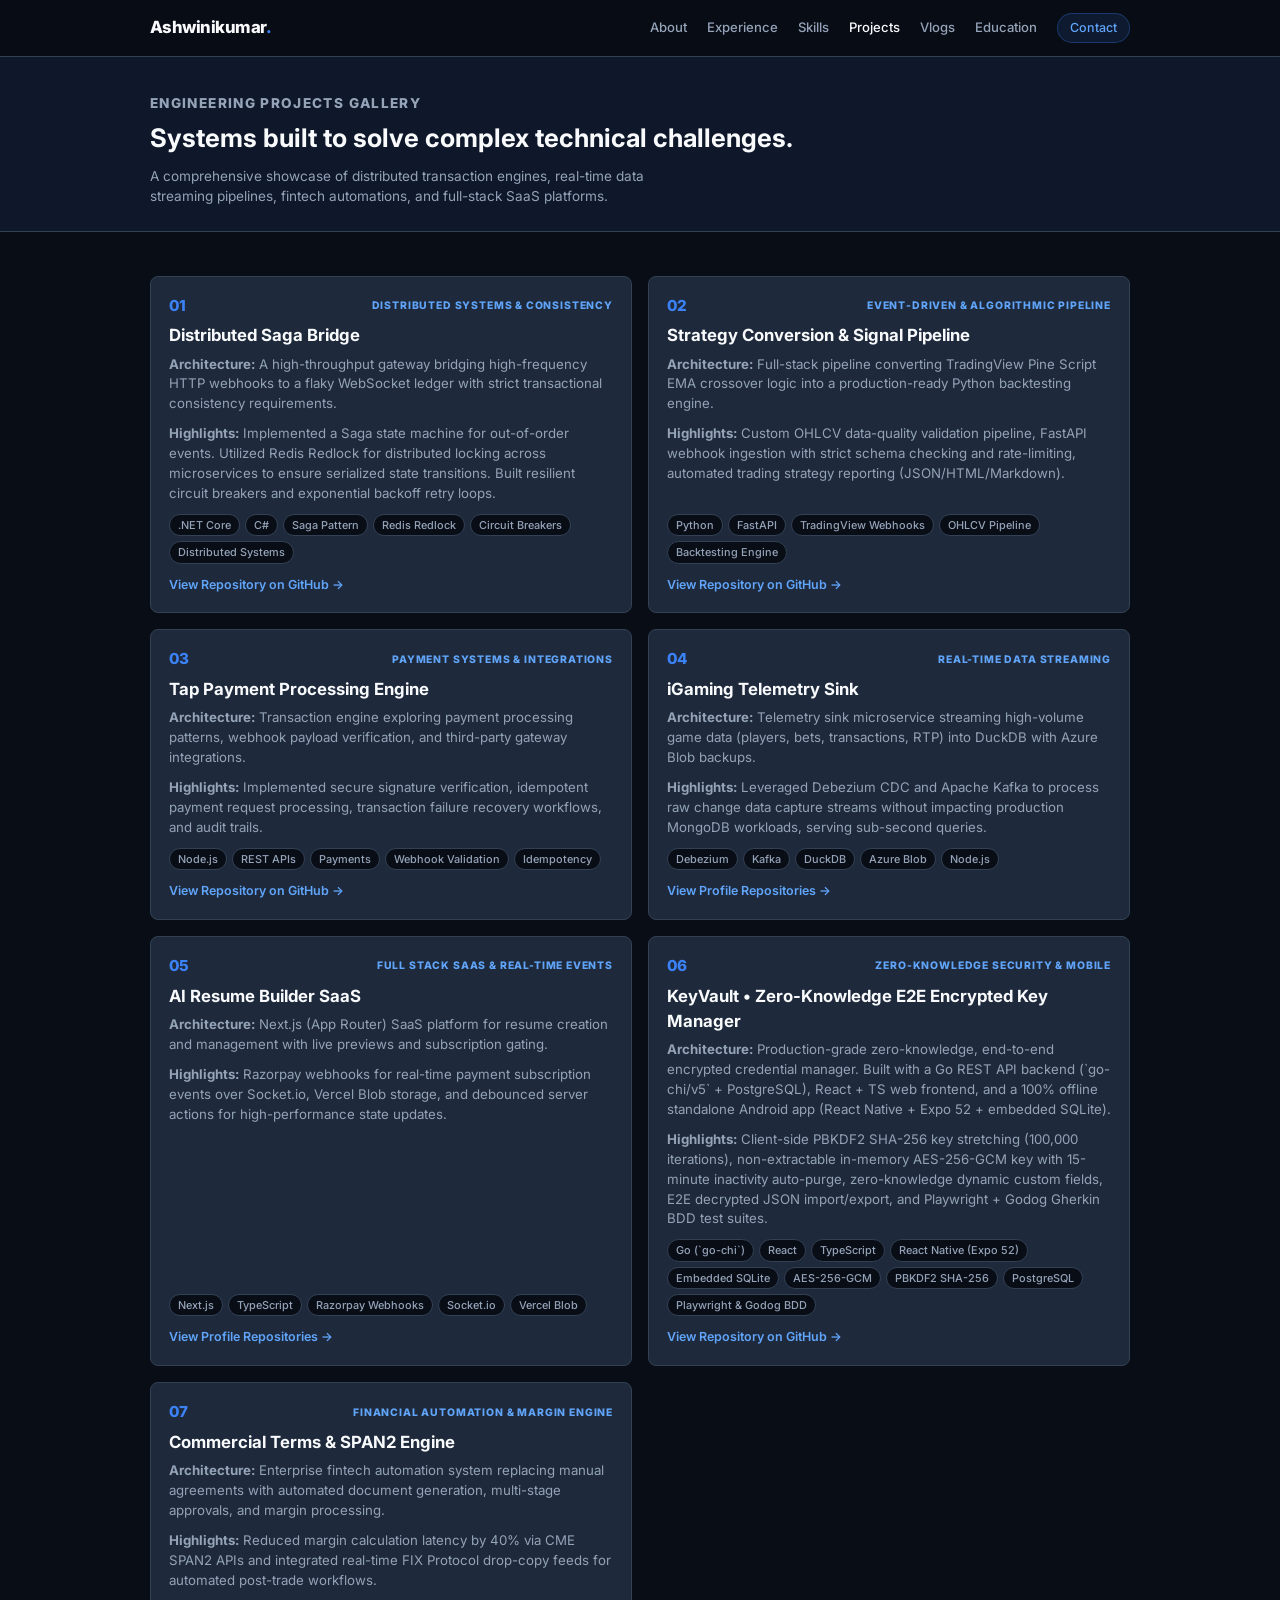
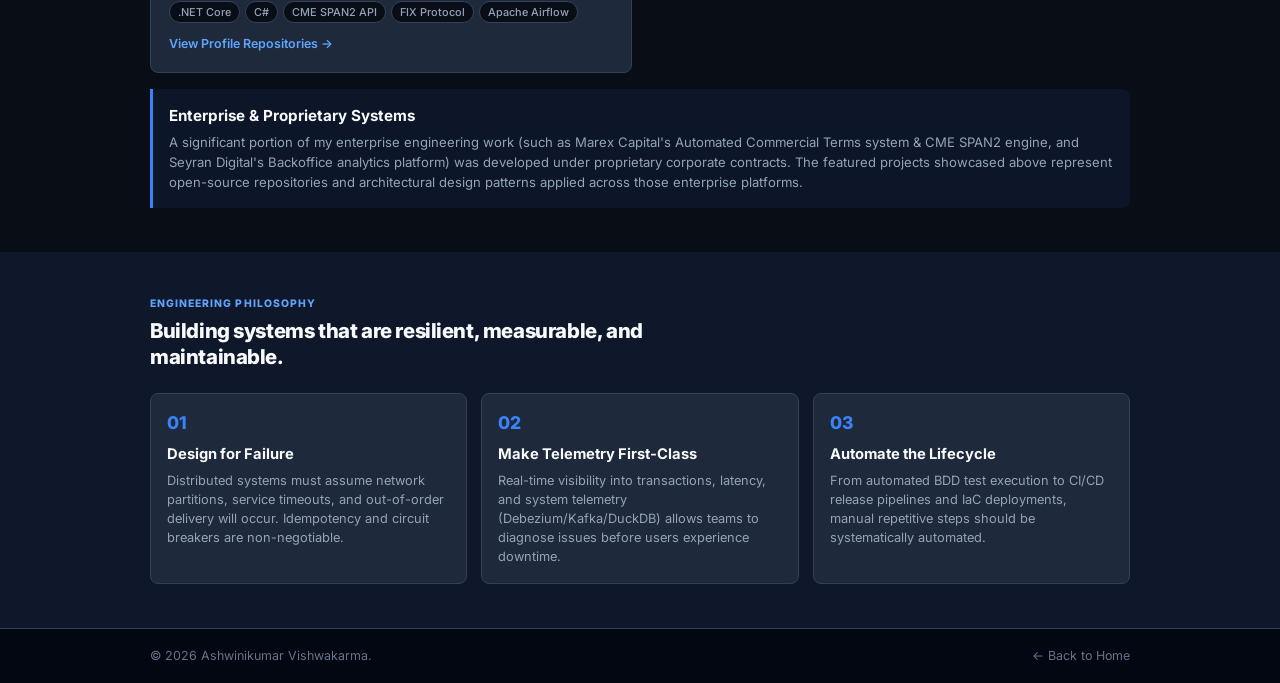
<file: projects.html>
<!DOCTYPE html>
<html lang="en">

<head>
    <meta charset="UTF-8" />
    <meta name="viewport" content="width=device-width, initial-scale=1.0" />

    <meta name="description"
        content="Projects by Ashwinikumar Vishwakarma - Distributed systems, event-driven pipelines, payment architectures, and AI SaaS applications." />

    <title>Featured Engineering Projects | Ashwinikumar Vishwakarma</title>

    <!-- Open Graph / LinkedIn Social Cards -->
    <meta property="og:type" content="website" />
    <meta property="og:url" content="https://ashwinikumar0.github.io/projects.html" />
    <meta property="og:title" content="Featured Engineering Projects | Ashwinikumar Vishwakarma" />
    <meta property="og:description" content="Distributed systems, event-driven pipelines, financial engines, payment gateways, and zero-knowledge security software." />
    <meta property="og:image" content="https://ashwinikumar0.github.io/assets/og-preview.png" />

    <!-- Twitter -->
    <meta name="twitter:card" content="summary_large_image" />
    <meta name="twitter:title" content="Featured Engineering Projects | Ashwinikumar Vishwakarma" />

    <!-- Fonts -->
    <link rel="preconnect" href="https://fonts.googleapis.com">
    <link rel="preconnect" href="https://fonts.gstatic.com" crossorigin>
    <link href="https://fonts.googleapis.com/css2?family=Inter:wght@300;400;500;600;700;800&family=Fira+Code:wght@400;500;600&display=swap" rel="stylesheet">

    <!-- CSS -->
    <link rel="stylesheet" href="./assets/style.css?v=1.0.3" />
</head>

<body>

    <!-- NAVBAR -->
    <header class="navbar">
        <div class="container nav-container">
            <a href="index.html" class="logo">
                Ashwinikumar<span>.</span>
            </a>

            <nav class="nav-links">
                <a href="index.html#about">
                    <svg class="nav-icon" width="18" height="18" viewBox="0 0 24 24" fill="none" stroke="currentColor" stroke-width="2" stroke-linecap="round" stroke-linejoin="round"><path d="M20 21v-2a4 4 0 0 0-4-4H8a4 4 0 0 0-4 4v2"></path><circle cx="12" cy="7" r="4"></circle></svg>
                    <span class="nav-label">About</span>
                </a>
                <a href="index.html#experience">
                    <svg class="nav-icon" width="18" height="18" viewBox="0 0 24 24" fill="none" stroke="currentColor" stroke-width="2" stroke-linecap="round" stroke-linejoin="round"><rect x="2" y="7" width="20" height="14" rx="2" ry="2"></rect><path d="M16 21V5a2 2 0 0 0-2-2h-4a2 2 0 0 0-2 2v16"></path></svg>
                    <span class="nav-label">Experience</span>
                </a>
                <a href="index.html#skills">
                    <svg class="nav-icon" width="18" height="18" viewBox="0 0 24 24" fill="none" stroke="currentColor" stroke-width="2" stroke-linecap="round" stroke-linejoin="round"><polyline points="16 18 22 12 16 6"></polyline><polyline points="8 6 2 12 8 18"></polyline></svg>
                    <span class="nav-label">Skills</span>
                </a>
                <a href="projects.html" class="active">
                    <svg class="nav-icon" width="18" height="18" viewBox="0 0 24 24" fill="none" stroke="currentColor" stroke-width="2" stroke-linecap="round" stroke-linejoin="round"><polygon points="12 2 2 7 12 12 22 7 12 2"></polygon><polyline points="2 17 12 22 22 17"></polyline><polyline points="2 12 12 17 22 12"></polyline></svg>
                    <span class="nav-label">Projects</span>
                </a>
                <a href="vlogs.html">
                    <svg class="nav-icon" width="18" height="18" viewBox="0 0 24 24" fill="none" stroke="currentColor" stroke-width="2" stroke-linecap="round" stroke-linejoin="round"><path d="M4 19.5A2.5 2.5 0 0 1 6.5 17H20"></path><path d="M6.5 2H20v20H6.5A2.5 2.5 0 0 1 4 19.5v-15A2.5 2.5 0 0 1 6.5 2z"></path></svg>
                    <span class="nav-label">Vlogs</span>
                </a>
                <a href="index.html#education">
                    <svg class="nav-icon" width="18" height="18" viewBox="0 0 24 24" fill="none" stroke="currentColor" stroke-width="2" stroke-linecap="round" stroke-linejoin="round"><path d="M22 10v6M2 10l10-5 10 5-10 5z"></path><path d="M6 12v5c3 3 9 3 12 0v-5"></path></svg>
                    <span class="nav-label">Education</span>
                </a>
                <a href="index.html#contact" class="nav-cta">
                    <svg class="nav-icon" width="18" height="18" viewBox="0 0 24 24" fill="none" stroke="currentColor" stroke-width="2" stroke-linecap="round" stroke-linejoin="round"><path d="M4 4h16c1.1 0 2 .9 2 2v12c0 1.1-.9 2-2 2H4c-1.1 0-2-.9-2-2V6c0-1.1.9-2 2-2z"></path><polyline points="22,6 12,13 2,6"></polyline></svg>
                    <span class="nav-label">Contact</span>
                </a>
            </nav>

            <button class="mobile-menu-toggle" aria-label="Toggle Navigation">
                <span></span>
                <span></span>
                <span></span>
            </button>
        </div>
    </header>

    <main>

        <!-- PAGE HERO -->
        <section class="page-hero">
            <div class="container">
                <p class="eyebrow">ENGINEERING PROJECTS GALLERY</p>
                <h1>Systems built to solve <span>complex technical challenges.</span></h1>
                <p>
                    A comprehensive showcase of distributed transaction engines, real-time data streaming pipelines, 
                    fintech automations, and full-stack SaaS platforms.
                </p>
            </div>
        </section>

        <!-- PROJECTS LIST -->
        <section class="section">
            <div class="container">
                
                <div class="projects-grid-container">

                    <!-- PROJECT 1 -->
                    <article class="project-card">
                        <div class="project-header-row">
                            <span class="project-number">01</span>
                            <span class="project-category">DISTRIBUTED SYSTEMS & CONSISTENCY</span>
                        </div>
                        <div class="project-content">
                            <h2>Distributed Saga Bridge</h2>
                            <p>
                                <strong>Architecture:</strong> A high-throughput gateway bridging high-frequency HTTP webhooks to a flaky WebSocket ledger with strict transactional consistency requirements.
                            </p>
                            <p>
                                <strong>Highlights:</strong> Implemented a Saga state machine for out-of-order events. Utilized Redis Redlock for distributed locking across microservices to ensure serialized state transitions. Built resilient circuit breakers and exponential backoff retry loops.
                            </p>
                        </div>
                        <div class="project-tags">
                            <span>.NET Core</span>
                            <span>C#</span>
                            <span>Saga Pattern</span>
                            <span>Redis Redlock</span>
                            <span>Circuit Breakers</span>
                            <span>Distributed Systems</span>
                        </div>
                        <a href="https://github.com/Ashwinikumar0/distributed-saga-bridge" target="_blank" rel="noopener noreferrer" class="project-link">
                            View Repository on GitHub &rarr;
                        </a>
                    </article>

                    <!-- PROJECT 2 -->
                    <article class="project-card">
                        <div class="project-header-row">
                            <span class="project-number">02</span>
                            <span class="project-category">EVENT-DRIVEN & ALGORITHMIC PIPELINE</span>
                        </div>
                        <div class="project-content">
                            <h2>Strategy Conversion & Signal Pipeline</h2>
                            <p>
                                <strong>Architecture:</strong> Full-stack pipeline converting TradingView Pine Script EMA crossover logic into a production-ready Python backtesting engine.
                            </p>
                            <p>
                                <strong>Highlights:</strong> Custom OHLCV data-quality validation pipeline, FastAPI webhook ingestion with strict schema checking and rate-limiting, automated trading strategy reporting (JSON/HTML/Markdown).
                            </p>
                        </div>
                        <div class="project-tags">
                            <span>Python</span>
                            <span>FastAPI</span>
                            <span>TradingView Webhooks</span>
                            <span>OHLCV Pipeline</span>
                            <span>Backtesting Engine</span>
                        </div>
                        <a href="https://github.com/Ashwinikumar0/strategy-conversion-signal-execution-pipeline" target="_blank" rel="noopener noreferrer" class="project-link">
                            View Repository on GitHub &rarr;
                        </a>
                    </article>

                    <!-- PROJECT 3 -->
                    <article class="project-card">
                        <div class="project-header-row">
                            <span class="project-number">03</span>
                            <span class="project-category">PAYMENT SYSTEMS & INTEGRATIONS</span>
                        </div>
                        <div class="project-content">
                            <h2>Tap Payment Processing Engine</h2>
                            <p>
                                <strong>Architecture:</strong> Transaction engine exploring payment processing patterns, webhook payload verification, and third-party gateway integrations.
                            </p>
                            <p>
                                <strong>Highlights:</strong> Implemented secure signature verification, idempotent payment request processing, transaction failure recovery workflows, and audit trails.
                            </p>
                        </div>
                        <div class="project-tags">
                            <span>Node.js</span>
                            <span>REST APIs</span>
                            <span>Payments</span>
                            <span>Webhook Validation</span>
                            <span>Idempotency</span>
                        </div>
                        <a href="https://github.com/Ashwinikumar0/tap-payment" target="_blank" rel="noopener noreferrer" class="project-link">
                            View Repository on GitHub &rarr;
                        </a>
                    </article>

                    <!-- PROJECT 4 -->
                    <article class="project-card">
                        <div class="project-header-row">
                            <span class="project-number">04</span>
                            <span class="project-category">REAL-TIME DATA STREAMING</span>
                        </div>
                        <div class="project-content">
                            <h2>iGaming Telemetry Sink</h2>
                            <p>
                                <strong>Architecture:</strong> Telemetry sink microservice streaming high-volume game data (players, bets, transactions, RTP) into DuckDB with Azure Blob backups.
                            </p>
                            <p>
                                <strong>Highlights:</strong> Leveraged Debezium CDC and Apache Kafka to process raw change data capture streams without impacting production MongoDB workloads, serving sub-second queries.
                            </p>
                        </div>
                        <div class="project-tags">
                            <span>Debezium</span>
                            <span>Kafka</span>
                            <span>DuckDB</span>
                            <span>Azure Blob</span>
                            <span>Node.js</span>
                        </div>
                        <a href="https://github.com/Ashwinikumar0" target="_blank" rel="noopener noreferrer" class="project-link">
                            View Profile Repositories &rarr;
                        </a>
                    </article>

                    <!-- PROJECT 5 -->
                    <article class="project-card">
                        <div class="project-header-row">
                            <span class="project-number">05</span>
                            <span class="project-category">FULL STACK SAAS & REAL-TIME EVENTS</span>
                        </div>
                        <div class="project-content">
                            <h2>AI Resume Builder SaaS</h2>
                            <p>
                                <strong>Architecture:</strong> Next.js (App Router) SaaS platform for resume creation and management with live previews and subscription gating.
                            </p>
                            <p>
                                <strong>Highlights:</strong> Razorpay webhooks for real-time payment subscription events over Socket.io, Vercel Blob storage, and debounced server actions for high-performance state updates.
                            </p>
                        </div>
                        <div class="project-tags">
                            <span>Next.js</span>
                            <span>TypeScript</span>
                            <span>Razorpay Webhooks</span>
                            <span>Socket.io</span>
                            <span>Vercel Blob</span>
                        </div>
                        <a href="https://github.com/Ashwinikumar0" target="_blank" rel="noopener noreferrer" class="project-link">
                            View Profile Repositories &rarr;
                        </a>
                    </article>

                    <!-- PROJECT 6 -->
                    <article class="project-card">
                        <div class="project-header-row">
                            <span class="project-number">06</span>
                            <span class="project-category">ZERO-KNOWLEDGE SECURITY & MOBILE</span>
                        </div>
                        <div class="project-content">
                            <h2>KeyVault &bull; Zero-Knowledge E2E Encrypted Key Manager</h2>
                            <p>
                                <strong>Architecture:</strong> Production-grade zero-knowledge, end-to-end encrypted credential manager. Built with a Go REST API backend (`go-chi/v5` + PostgreSQL), React + TS web frontend, and a 100% offline standalone Android app (React Native + Expo 52 + embedded SQLite).
                            </p>
                            <p>
                                <strong>Highlights:</strong> Client-side PBKDF2 SHA-256 key stretching (100,000 iterations), non-extractable in-memory AES-256-GCM key with 15-minute inactivity auto-purge, zero-knowledge dynamic custom fields, E2E decrypted JSON import/export, and Playwright + Godog Gherkin BDD test suites.
                            </p>
                        </div>
                        <div class="project-tags">
                            <span>Go (`go-chi`)</span>
                            <span>React</span>
                            <span>TypeScript</span>
                            <span>React Native (Expo 52)</span>
                            <span>Embedded SQLite</span>
                            <span>AES-256-GCM</span>
                            <span>PBKDF2 SHA-256</span>
                            <span>PostgreSQL</span>
                            <span>Playwright &amp; Godog BDD</span>
                        </div>
                        <a href="https://github.com/Ashwinikumar0/key-vault" target="_blank" rel="noopener noreferrer" class="project-link">
                            View Repository on GitHub &rarr;
                        </a>
                    </article>

                    <!-- PROJECT 7 -->
                    <article class="project-card">
                        <div class="project-header-row">
                            <span class="project-number">07</span>
                            <span class="project-category">FINANCIAL AUTOMATION & MARGIN ENGINE</span>
                        </div>
                        <div class="project-content">
                            <h2>Commercial Terms & SPAN2 Engine</h2>
                            <p>
                                <strong>Architecture:</strong> Enterprise fintech automation system replacing manual agreements with automated document generation, multi-stage approvals, and margin processing.
                            </p>
                            <p>
                                <strong>Highlights:</strong> Reduced margin calculation latency by 40% via CME SPAN2 APIs and integrated real-time FIX Protocol drop-copy feeds for automated post-trade workflows.
                            </p>
                        </div>
                        <div class="project-tags">
                            <span>.NET Core</span>
                            <span>C#</span>
                            <span>CME SPAN2 API</span>
                            <span>FIX Protocol</span>
                            <span>Apache Airflow</span>
                        </div>
                        <a href="https://github.com/Ashwinikumar0" target="_blank" rel="noopener noreferrer" class="project-link">
                            View Profile Repositories &rarr;
                        </a>
                    </article>

                    <!-- PROFESSIONAL NOTE -->
                    <article class="professional-note">
                        <h2>Enterprise & Proprietary Systems</h2>
                        <p>
                            A significant portion of my enterprise engineering work (such as Marex Capital's Automated Commercial Terms system &amp; CME SPAN2 engine, and Seyran Digital's Backoffice analytics platform) was developed under proprietary corporate contracts.
                            The featured projects showcased above represent open-source repositories and architectural design patterns applied across those enterprise platforms.
                        </p>
                    </article>

                </div>

            </div>
        </section>

        <!-- PHILOSOPHY SECTION -->
        <section class="section section-dark">
            <div class="container">
                <div class="section-heading">
                    <p class="eyebrow">ENGINEERING PHILOSOPHY</p>
                    <h2>Building systems that are resilient, measurable, and maintainable.</h2>
                </div>

                <div class="principles-grid">
                    <div class="principle">
                        <span>01</span>
                        <h3>Design for Failure</h3>
                        <p>Distributed systems must assume network partitions, service timeouts, and out-of-order delivery will occur. Idempotency and circuit breakers are non-negotiable.</p>
                    </div>

                    <div class="principle">
                        <span>02</span>
                        <h3>Make Telemetry First-Class</h3>
                        <p>Real-time visibility into transactions, latency, and system telemetry (Debezium/Kafka/DuckDB) allows teams to diagnose issues before users experience downtime.</p>
                    </div>

                    <div class="principle">
                        <span>03</span>
                        <h3>Automate the Lifecycle</h3>
                        <p>From automated BDD test execution to CI/CD release pipelines and IaC deployments, manual repetitive steps should be systematically automated.</p>
                    </div>
                </div>
            </div>
        </section>

    </main>

    <!-- FOOTER -->
    <footer>
        <div class="container footer-content">
            <p>&copy; 2026 Ashwinikumar Vishwakarma.</p>
            <a href="index.html">&larr; Back to Home</a>
        </div>
    </footer>

    <script src="./assets/vlogs.js"></script>
</body>

</html>
</file>
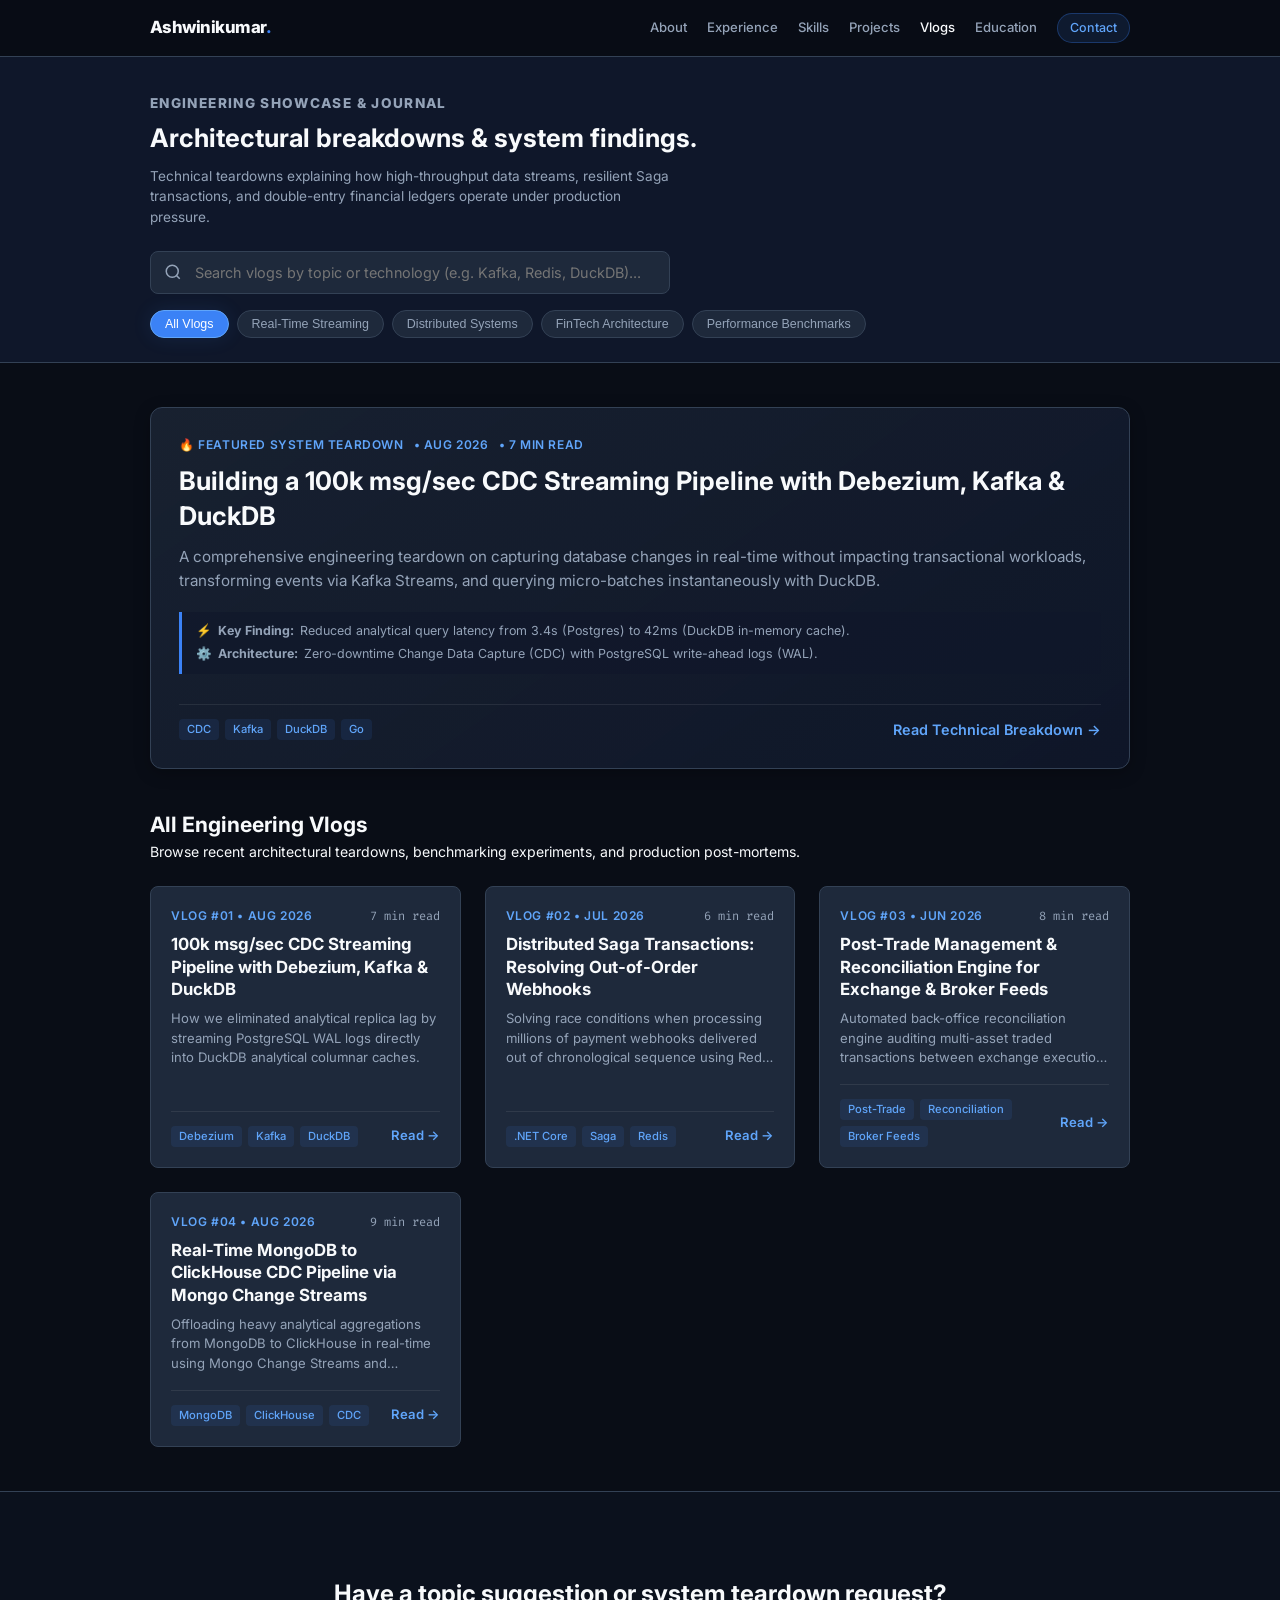
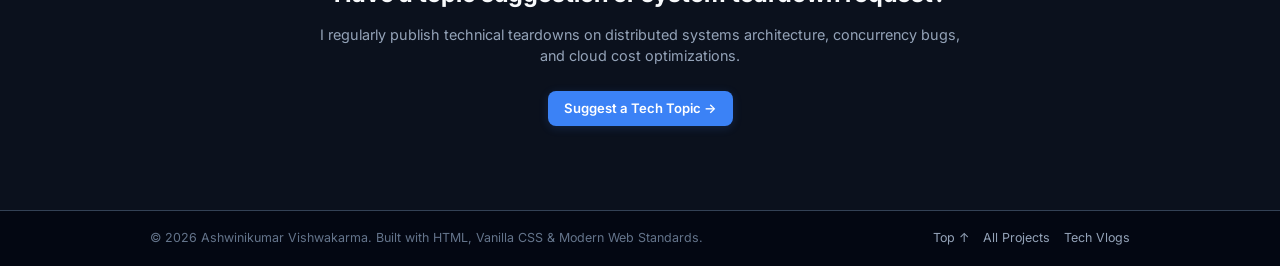
<file: vlogs.html>
<!DOCTYPE html>
<html lang="en">

<head>
    <meta charset="UTF-8" />
    <meta name="viewport" content="width=device-width, initial-scale=1.0" />

    <meta name="description"
        content="Tech Vlogs & Systems Teardowns by Ashwinikumar Vishwakarma - Written architectural teardowns, CDC streaming pipelines, Saga consistency models, and performance benchmarks." />

    <title>Tech Vlogs & Systems Teardowns | Ashwinikumar Vishwakarma</title>

    <!-- Open Graph / LinkedIn Social Cards -->
    <meta property="og:type" content="website" />
    <meta property="og:url" content="https://ashwinikumar0.github.io/vlogs.html" />
    <meta property="og:title" content="Tech Vlogs & Systems Teardowns | Ashwinikumar Vishwakarma" />
    <meta property="og:description"
        content="Empirical systems teardowns, CDC streaming benchmarks (100k msg/sec), distributed Saga transactions, and post-trade reconciliation engines." />
    <meta property="og:image" content="https://ashwinikumar0.github.io/assets/og-preview.png" />

    <!-- Twitter -->
    <meta name="twitter:card" content="summary_large_image" />
    <meta name="twitter:title" content="Tech Vlogs & Systems Teardowns | Ashwinikumar Vishwakarma" />

    <!-- Fonts -->
    <link rel="preconnect" href="https://fonts.googleapis.com">
    <link rel="preconnect" href="https://fonts.gstatic.com" crossorigin>
    <link
        href="https://fonts.googleapis.com/css2?family=Inter:wght@300;400;500;600;700;800&family=Fira+Code:wght@400;500;600&display=swap"
        rel="stylesheet">

    <!-- CSS -->
    <link rel="stylesheet" href="./assets/style.css?v=1.2.1" />
</head>

<body>

    <!-- NAVBAR -->
    <header class="navbar">
        <div class="container nav-container">
            <a href="index.html" class="logo">
                Ashwinikumar<span>.</span>
            </a>

            <nav class="nav-links">
                <a href="index.html#about">
                    <svg class="nav-icon" width="18" height="18" viewBox="0 0 24 24" fill="none" stroke="currentColor"
                        stroke-width="2" stroke-linecap="round" stroke-linejoin="round">
                        <path d="M20 21v-2a4 4 0 0 0-4-4H8a4 4 0 0 0-4 4v2"></path>
                        <circle cx="12" cy="7" r="4"></circle>
                    </svg>
                    <span class="nav-label">About</span>
                </a>
                <a href="index.html#experience">
                    <svg class="nav-icon" width="18" height="18" viewBox="0 0 24 24" fill="none" stroke="currentColor"
                        stroke-width="2" stroke-linecap="round" stroke-linejoin="round">
                        <rect x="2" y="7" width="20" height="14" rx="2" ry="2"></rect>
                        <path d="M16 21V5a2 2 0 0 0-2-2h-4a2 2 0 0 0-2 2v16"></path>
                    </svg>
                    <span class="nav-label">Experience</span>
                </a>
                <a href="index.html#skills">
                    <svg class="nav-icon" width="18" height="18" viewBox="0 0 24 24" fill="none" stroke="currentColor"
                        stroke-width="2" stroke-linecap="round" stroke-linejoin="round">
                        <polyline points="16 18 22 12 16 6"></polyline>
                        <polyline points="8 6 2 12 8 18"></polyline>
                    </svg>
                    <span class="nav-label">Skills</span>
                </a>
                <a href="projects.html">
                    <svg class="nav-icon" width="18" height="18" viewBox="0 0 24 24" fill="none" stroke="currentColor"
                        stroke-width="2" stroke-linecap="round" stroke-linejoin="round">
                        <polygon points="12 2 2 7 12 12 22 7 12 2"></polygon>
                        <polyline points="2 17 12 22 22 17"></polyline>
                        <polyline points="2 12 12 17 22 12"></polyline>
                    </svg>
                    <span class="nav-label">Projects</span>
                </a>
                <a href="vlogs.html" class="active">
                    <svg class="nav-icon" width="18" height="18" viewBox="0 0 24 24" fill="none" stroke="currentColor"
                        stroke-width="2" stroke-linecap="round" stroke-linejoin="round">
                        <path d="M4 19.5A2.5 2.5 0 0 1 6.5 17H20"></path>
                        <path d="M6.5 2H20v20H6.5A2.5 2.5 0 0 1 4 19.5v-15A2.5 2.5 0 0 1 6.5 2z"></path>
                    </svg>
                    <span class="nav-label">Vlogs</span>
                </a>
                <a href="index.html#education">
                    <svg class="nav-icon" width="18" height="18" viewBox="0 0 24 24" fill="none" stroke="currentColor"
                        stroke-width="2" stroke-linecap="round" stroke-linejoin="round">
                        <path d="M22 10v6M2 10l10-5 10 5-10 5z"></path>
                        <path d="M6 12v5c3 3 9 3 12 0v-5"></path>
                    </svg>
                    <span class="nav-label">Education</span>
                </a>
                <a href="index.html#contact" class="nav-cta">
                    <svg class="nav-icon" width="18" height="18" viewBox="0 0 24 24" fill="none" stroke="currentColor"
                        stroke-width="2" stroke-linecap="round" stroke-linejoin="round">
                        <path d="M4 4h16c1.1 0 2 .9 2 2v12c0 1.1-.9 2-2 2H4c-1.1 0-2-.9-2-2V6c0-1.1.9-2 2-2z"></path>
                        <polyline points="22,6 12,13 2,6"></polyline>
                    </svg>
                    <span class="nav-label">Contact</span>
                </a>
            </nav>

            <button class="mobile-menu-toggle" aria-label="Toggle Navigation">
                <span></span>
                <span></span>
                <span></span>
            </button>
        </div>
    </header>

    <main>

        <!-- PAGE HERO -->
        <section class="page-hero">
            <div class="container">
                <p class="eyebrow">ENGINEERING SHOWCASE &amp; JOURNAL</p>
                <h1>Architectural breakdowns &amp; <span>system findings.</span></h1>
                <p>
                    Technical teardowns explaining how high-throughput data streams, resilient Saga transactions,
                    and double-entry financial ledgers operate under production pressure.
                </p>

                <!-- Search & Filters -->
                <div class="vlog-controls">
                    <div class="vlog-search-wrapper">
                        <svg class="vlog-search-icon" width="18" height="18" viewBox="0 0 24 24" fill="none"
                            stroke="currentColor" stroke-width="2">
                            <circle cx="11" cy="11" r="8"></circle>
                            <line x1="21" y1="21" x2="16.65" y2="16.65"></line>
                        </svg>
                        <input type="text" id="vlog-search" class="vlog-search-input"
                            placeholder="Search vlogs by topic or technology (e.g. Kafka, Redis, DuckDB)..." />
                    </div>
                    <div class="vlog-tags-bar">
                        <button class="vlog-filter-btn active" data-tag="all">All Vlogs</button>
                        <button class="vlog-filter-btn" data-tag="streaming">Real-Time Streaming</button>
                        <button class="vlog-filter-btn" data-tag="distributed">Distributed Systems</button>
                        <button class="vlog-filter-btn" data-tag="fintech">FinTech Architecture</button>
                        <button class="vlog-filter-btn" data-tag="performance">Performance Benchmarks</button>
                    </div>
                </div>
            </div>
        </section>

        <!-- FEATURED HERO VLOG -->
        <section class="section">
            <div class="container">

                <article class="featured-vlog-card" data-category="streaming performance">
                    <div class="featured-vlog-body" style="grid-column: span 2;">
                        <div>
                            <div class="vlog-meta-header">
                                <span>🔥 FEATURED SYSTEM TEARDOWN</span>
                                <span>&bull; AUG 2026</span>
                                <span>&bull; 7 MIN READ</span>
                            </div>
                            <h2 style="font-size: 1.6rem; margin-bottom: 12px;">Building a 100k msg/sec CDC Streaming
                                Pipeline with Debezium, Kafka &amp; DuckDB</h2>
                            <p style="font-size: 0.95rem; margin-bottom: 20px;">
                                A comprehensive engineering teardown on capturing database changes in real-time without
                                impacting transactional workloads,
                                transforming events via Kafka Streams, and querying micro-batches instantaneously with
                                DuckDB.
                            </p>

                            <div class="vlog-highlights-mini">
                                <ul>
                                    <li>⚡ <strong>Key Finding:</strong> Reduced analytical query latency from 3.4s
                                        (Postgres) to 42ms (DuckDB in-memory cache).</li>
                                    <li>⚙️ <strong>Architecture:</strong> Zero-downtime Change Data Capture (CDC) with
                                        PostgreSQL write-ahead logs (WAL).</li>
                                </ul>
                            </div>
                        </div>

                        <div class="vlog-card-footer" style="margin-top: 10px;">
                            <div class="vlog-tags-list">
                                <span class="vlog-tag">CDC</span>
                                <span class="vlog-tag">Kafka</span>
                                <span class="vlog-tag">DuckDB</span>
                                <span class="vlog-tag">Go</span>
                            </div>
                            <a href="vlogs/vlog-01-cdc-streaming-debezium-duckdb.html" class="vlog-link-btn"
                                style="font-size: 0.9rem;">
                                Read Technical Breakdown &rarr;
                            </a>
                        </div>
                    </div>
                </article>

                <!-- VLOGS GALLERY GRID -->
                <div class="section-title-wrapper" style="margin-top: 20px; margin-bottom: 20px;">
                    <h2 class="section-title">All Engineering Vlogs</h2>
                    <p class="section-subtitle">Browse recent architectural teardowns, benchmarking experiments, and
                        production post-mortems.</p>
                </div>

                <div class="vlogs-grid">

                    <!-- VLOG CARD 1 -->
                    <article class="vlog-card" data-category="streaming performance"
                        data-href="vlogs/vlog-01-cdc-streaming-debezium-duckdb.html">
                        <div class="vlog-card-body">
                            <div>
                                <div
                                    style="display: flex; justify-content: space-between; align-items: center; margin-bottom: 8px;">
                                    <span class="vlog-meta-header" style="margin-bottom: 0;">VLOG #01 &bull; AUG
                                        2026</span>
                                    <span
                                        style="font-size: 0.75rem; color: var(--text-muted); font-family: 'Fira Code', monospace;">7
                                        min read</span>
                                </div>
                                <h3 class="vlog-card-title">
                                    <a href="vlogs/vlog-01-cdc-streaming-debezium-duckdb.html"
                                        style="color: inherit; text-decoration: none;">100k msg/sec CDC Streaming
                                        Pipeline with Debezium, Kafka &amp; DuckDB</a>
                                </h3>
                                <p class="vlog-card-desc">
                                    How we eliminated analytical replica lag by streaming PostgreSQL WAL logs directly
                                    into DuckDB analytical columnar caches.
                                </p>
                            </div>
                            <div class="vlog-card-footer">
                                <div class="vlog-tags-list">
                                    <span class="vlog-tag">Debezium</span>
                                    <span class="vlog-tag">Kafka</span>
                                    <span class="vlog-tag">DuckDB</span>
                                </div>
                                <a href="vlogs/vlog-01-cdc-streaming-debezium-duckdb.html" class="vlog-link-btn">
                                    Read &rarr;
                                </a>
                            </div>
                        </div>
                    </article>

                    <!-- VLOG CARD 2 -->
                    <article class="vlog-card" data-category="distributed fintech"
                        data-href="vlogs/vlog-02-saga-distributed-transactions.html">
                        <div class="vlog-card-body">
                            <div>
                                <div
                                    style="display: flex; justify-content: space-between; align-items: center; margin-bottom: 8px;">
                                    <span class="vlog-meta-header" style="margin-bottom: 0;">VLOG #02 &bull; JUL
                                        2026</span>
                                    <span
                                        style="font-size: 0.75rem; color: var(--text-muted); font-family: 'Fira Code', monospace;">6
                                        min read</span>
                                </div>
                                <h3 class="vlog-card-title">
                                    <a href="vlogs/vlog-02-saga-distributed-transactions.html"
                                        style="color: inherit; text-decoration: none;">Distributed Saga Transactions:
                                        Resolving Out-of-Order Webhooks</a>
                                </h3>
                                <p class="vlog-card-desc">
                                    Solving race conditions when processing millions of payment webhooks delivered out
                                    of chronological sequence using Redis Redlock and Saga state machines.
                                </p>
                            </div>
                            <div class="vlog-card-footer">
                                <div class="vlog-tags-list">
                                    <span class="vlog-tag">.NET Core</span>
                                    <span class="vlog-tag">Saga</span>
                                    <span class="vlog-tag">Redis</span>
                                </div>
                                <a href="vlogs/vlog-02-saga-distributed-transactions.html" class="vlog-link-btn">
                                    Read &rarr;
                                </a>
                            </div>
                        </div>
                    </article>

                    <!-- VLOG CARD 3 -->
                    <article class="vlog-card" data-category="fintech performance distributed"
                        data-href="vlogs/vlog-03-fintech-ledger-reconciliation.html">
                        <div class="vlog-card-body">
                            <div>
                                <div
                                    style="display: flex; justify-content: space-between; align-items: center; margin-bottom: 8px;">
                                    <span class="vlog-meta-header" style="margin-bottom: 0;">VLOG #03 &bull; JUN
                                        2026</span>
                                    <span
                                        style="font-size: 0.75rem; color: var(--text-muted); font-family: 'Fira Code', monospace;">8
                                        min read</span>
                                </div>
                                <h3 class="vlog-card-title">
                                    <a href="vlogs/vlog-03-fintech-ledger-reconciliation.html"
                                        style="color: inherit; text-decoration: none;">Post-Trade Management &amp;
                                        Reconciliation Engine for Exchange &amp; Broker Feeds</a>
                                </h3>
                                <p class="vlog-card-desc">
                                    Automated back-office reconciliation engine auditing multi-asset traded transactions
                                    between exchange execution drops and third-party broker clearing statements.
                                </p>
                            </div>
                            <div class="vlog-card-footer">
                                <div class="vlog-tags-list">
                                    <span class="vlog-tag">Post-Trade</span>
                                    <span class="vlog-tag">Reconciliation</span>
                                    <span class="vlog-tag">Broker Feeds</span>
                                </div>
                                <a href="vlogs/vlog-03-fintech-ledger-reconciliation.html" class="vlog-link-btn">
                                    Read &rarr;
                                </a>
                            </div>
                        </div>
                    </article>

                    <!-- VLOG CARD 4 -->
                    <article class="vlog-card" data-category="streaming performance distributed"
                        data-href="vlogs/vlog-04-mongodb-clickhouse-cdc-sync.html">
                        <div class="vlog-card-body">
                            <div>
                                <div
                                    style="display: flex; justify-content: space-between; align-items: center; margin-bottom: 8px;">
                                    <span class="vlog-meta-header" style="margin-bottom: 0;">VLOG #04 &bull; AUG
                                        2026</span>
                                    <span
                                        style="font-size: 0.75rem; color: var(--text-muted); font-family: 'Fira Code', monospace;">9
                                        min read</span>
                                </div>
                                <h3 class="vlog-card-title">
                                    <a href="vlogs/vlog-04-mongodb-clickhouse-cdc-sync.html"
                                        style="color: inherit; text-decoration: none;">Real-Time MongoDB to ClickHouse
                                        CDC Pipeline via Mongo Change Streams</a>
                                </h3>
                                <p class="vlog-card-desc">
                                    Offloading heavy analytical aggregations from MongoDB to ClickHouse in real-time
                                    using Mongo Change Streams and ReplacingMergeTree.
                                </p>
                            </div>
                            <div class="vlog-card-footer">
                                <div class="vlog-tags-list">
                                    <span class="vlog-tag">MongoDB</span>
                                    <span class="vlog-tag">ClickHouse</span>
                                    <span class="vlog-tag">CDC</span>
                                </div>
                                <a href="vlogs/vlog-04-mongodb-clickhouse-cdc-sync.html" class="vlog-link-btn">
                                    Read &rarr;
                                </a>
                            </div>
                        </div>
                    </article>

                </div>
            </div>
        </section>

        <!-- CTA SECTION -->
        <section class="section" style="background: rgba(15, 23, 42, 0.4); border-top: 1px solid var(--border);">
            <div class="container text-center" style="max-width: 680px; text-align: center; padding: 40px 20px;">
                <h2 style="font-size: 1.5rem; font-weight: 700; margin-bottom: 12px; color: var(--text);">
                    Have a topic suggestion or system teardown request?
                </h2>
                <p style="color: var(--text-muted); font-size: 0.9rem; margin-bottom: 24px;">
                    I regularly publish technical teardowns on distributed systems architecture, concurrency bugs, and
                    cloud cost optimizations.
                </p>
                <a href="index.html#contact" class="button primary-button">
                    Suggest a Tech Topic &rarr;
                </a>
            </div>
        </section>

    </main>

    <!-- FOOTER -->
    <footer>
        <div class="container footer-content">
            <p>
                &copy; 2026 Ashwinikumar Vishwakarma. Built with HTML, Vanilla CSS &amp; Modern Web Standards.
            </p>
            <div class="footer-links">
                <a href="#">Top &uarr;</a>
                <a href="projects.html">All Projects</a>
                <a href="vlogs.html">Tech Vlogs</a>
            </div>
        </div>
    </footer>

    <script src="./assets/vlogs.js"></script>
</body>

</html>
</file>
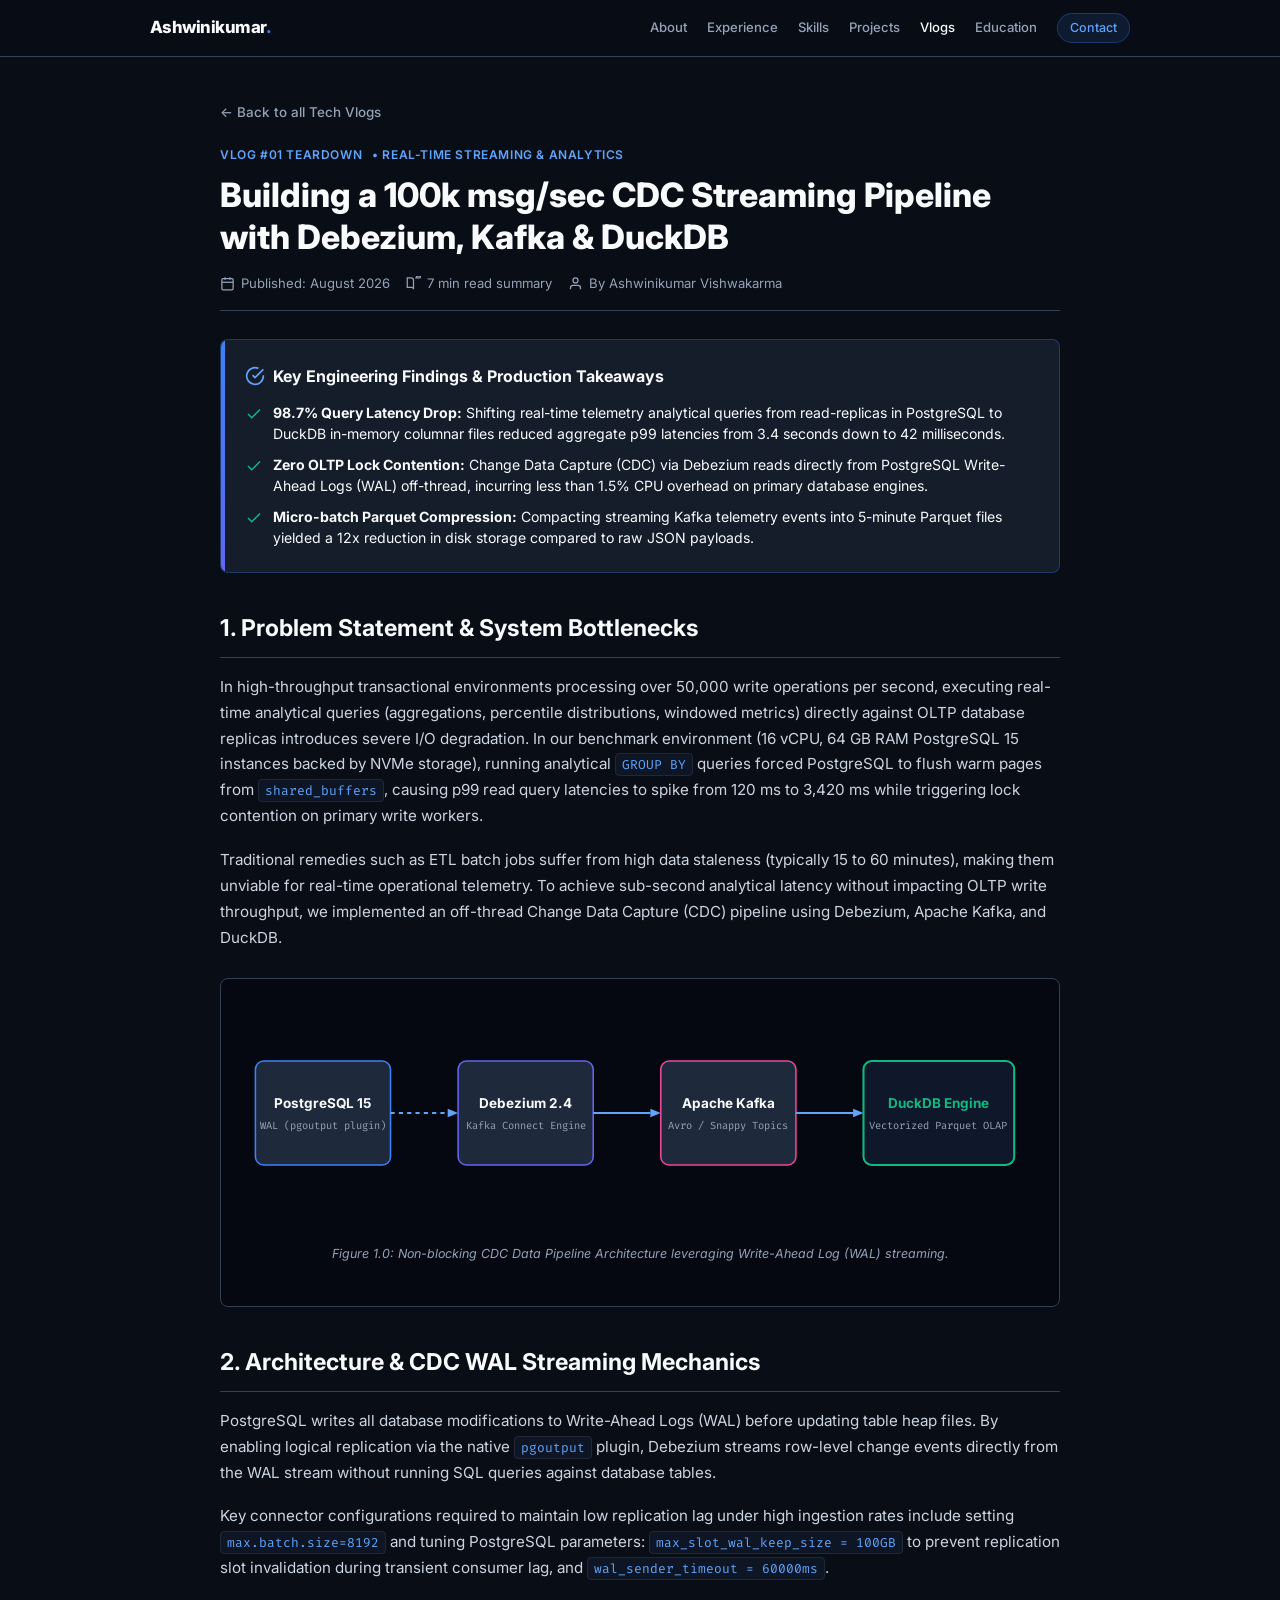
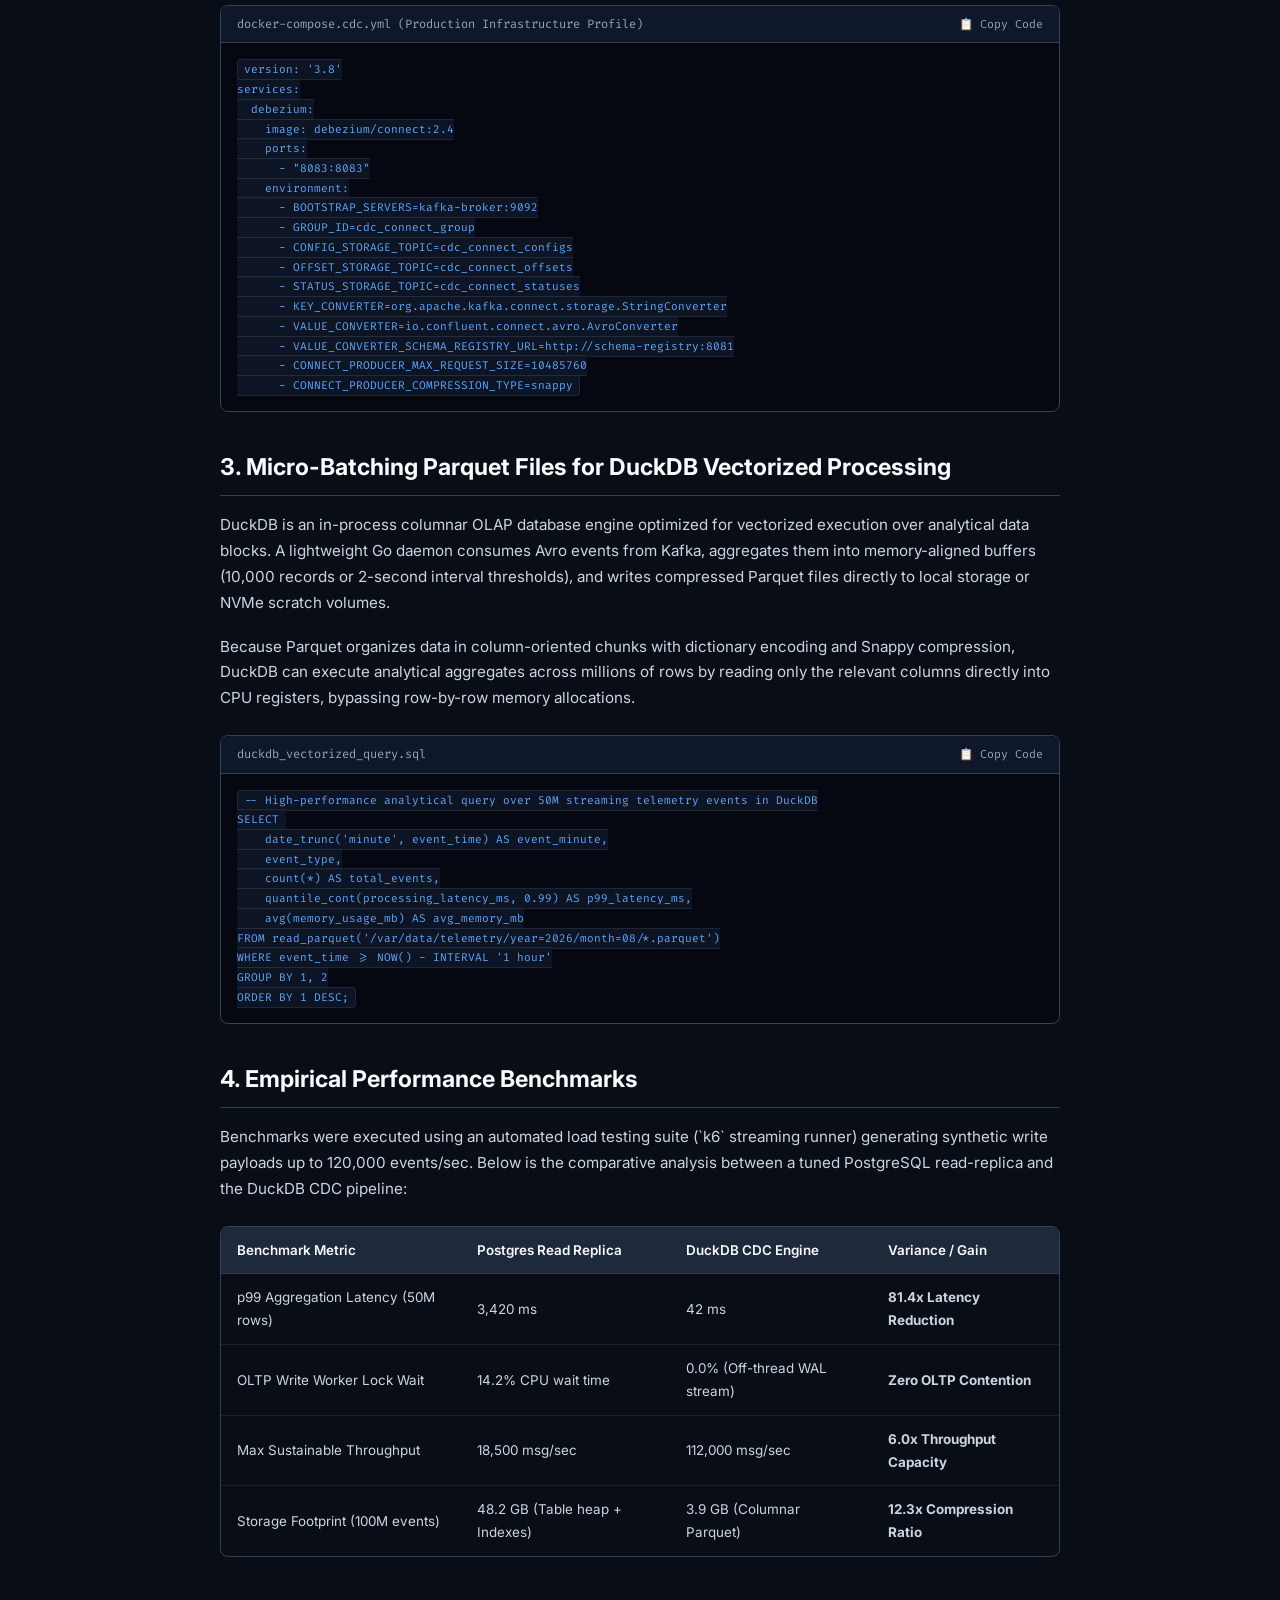
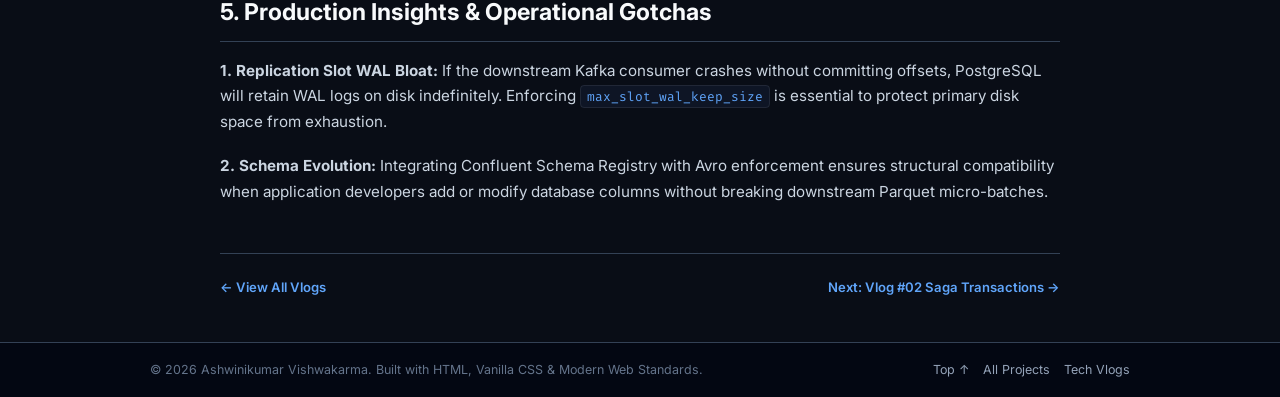
<file: vlogs/vlog-01-cdc-streaming-debezium-duckdb.html>
<!DOCTYPE html>
<html lang="en">

<head>
    <meta charset="UTF-8" />
    <meta name="viewport" content="width=device-width, initial-scale=1.0" />

    <meta name="description"
        content="Vlog #01: Building a 100k msg/sec CDC Streaming Pipeline with Debezium, Kafka & DuckDB by Ashwinikumar Vishwakarma." />

    <title>100k msg/sec CDC Streaming Pipeline with Debezium, Kafka & DuckDB | Tech Vlog #01</title>

    <!-- Fonts -->
    <link rel="preconnect" href="https://fonts.googleapis.com">
    <link rel="preconnect" href="https://fonts.gstatic.com" crossorigin>
    <link href="https://fonts.googleapis.com/css2?family=Inter:wght@300;400;500;600;700;800&family=Fira+Code:wght@400;500;600&display=swap" rel="stylesheet">

    <!-- CSS -->
    <link rel="stylesheet" href="../assets/style.css?v=1.2.0" />
</head>

<body>

    <!-- NAVBAR -->
    <header class="navbar">
        <div class="container nav-container">
            <a href="../index.html" class="logo">
                Ashwinikumar<span>.</span>
            </a>

            <nav class="nav-links">
                <a href="../index.html#about">
                    <svg class="nav-icon" width="18" height="18" viewBox="0 0 24 24" fill="none" stroke="currentColor" stroke-width="2"><path d="M20 21v-2a4 4 0 0 0-4-4H8a4 4 0 0 0-4 4v2"></path><circle cx="12" cy="7" r="4"></circle></svg>
                    <span class="nav-label">About</span>
                </a>
                <a href="../index.html#experience">
                    <svg class="nav-icon" width="18" height="18" viewBox="0 0 24 24" fill="none" stroke="currentColor" stroke-width="2"><rect x="2" y="7" width="20" height="14" rx="2" ry="2"></rect><path d="M16 21V5a2 2 0 0 0-2-2h-4a2 2 0 0 0-2 2v16"></path></svg>
                    <span class="nav-label">Experience</span>
                </a>
                <a href="../index.html#skills">
                    <svg class="nav-icon" width="18" height="18" viewBox="0 0 24 24" fill="none" stroke="currentColor" stroke-width="2"><polyline points="16 18 22 12 16 6"></polyline><polyline points="8 6 2 12 8 18"></polyline></svg>
                    <span class="nav-label">Skills</span>
                </a>
                <a href="../projects.html">
                    <svg class="nav-icon" width="18" height="18" viewBox="0 0 24 24" fill="none" stroke="currentColor" stroke-width="2"><polygon points="12 2 2 7 12 12 22 7 12 2"></polygon><polyline points="2 17 12 22 22 17"></polyline><polyline points="2 12 12 17 22 12"></polyline></svg>
                    <span class="nav-label">Projects</span>
                </a>
                <a href="../vlogs.html" class="active">
                    <svg class="nav-icon" width="18" height="18" viewBox="0 0 24 24" fill="none" stroke="currentColor" stroke-width="2"><path d="M4 19.5A2.5 2.5 0 0 1 6.5 17H20"></path><path d="M6.5 2H20v20H6.5A2.5 2.5 0 0 1 4 19.5v-15A2.5 2.5 0 0 1 6.5 2z"></path></svg>
                    <span class="nav-label">Vlogs</span>
                </a>
                <a href="../index.html#education">
                    <svg class="nav-icon" width="18" height="18" viewBox="0 0 24 24" fill="none" stroke="currentColor" stroke-width="2"><path d="M22 10v6M2 10l10-5 10 5-10 5z"></path><path d="M6 12v5c3 3 9 3 12 0v-5"></path></svg>
                    <span class="nav-label">Education</span>
                </a>
                <a href="../index.html#contact" class="nav-cta">
                    <svg class="nav-icon" width="18" height="18" viewBox="0 0 24 24" fill="none" stroke="currentColor" stroke-width="2"><path d="M4 4h16c1.1 0 2 .9 2 2v12c0 1.1-.9 2-2 2H4c-1.1 0-2-.9-2-2V6c0-1.1.9-2 2-2z"></path><polyline points="22,6 12,13 2,6"></polyline></svg>
                    <span class="nav-label">Contact</span>
                </a>
            </nav>

            <button class="mobile-menu-toggle" aria-label="Toggle Navigation">
                <span></span>
                <span></span>
                <span></span>
            </button>
        </div>
    </header>

    <main class="section">
        <div class="container vlog-post-container">

            <!-- Back Link -->
            <a href="../vlogs.html" class="back-to-vlogs">
                &larr; Back to all Tech Vlogs
            </a>

            <!-- Header -->
            <header class="vlog-post-header">
                <div class="vlog-meta-header">
                    <span>VLOG #01 TEARDOWN</span>
                    <span>&bull; REAL-TIME STREAMING &amp; ANALYTICS</span>
                </div>
                <h1>Building a 100k msg/sec CDC Streaming Pipeline with Debezium, Kafka &amp; DuckDB</h1>

                <div class="vlog-post-meta">
                    <div class="vlog-post-meta-item">
                        <svg width="15" height="15" viewBox="0 0 24 24" fill="none" stroke="currentColor" stroke-width="2"><rect x="3" y="4" width="18" height="18" rx="2" ry="2"></rect><line x1="16" y1="2" x2="16" y2="6"></line><line x1="8" y1="2" x2="8" y2="6"></line><line x1="3" y1="10" x2="21" y2="10"></line></svg>
                        <span>Published: August 2026</span>
                    </div>
                    <div class="vlog-post-meta-item">
                        <svg width="15" height="15" viewBox="0 0 24 24" fill="none" stroke="currentColor" stroke-width="2"><path d="M2 3h6a4 4 0 0 1 4 4v14a3 3 0 0 0-3-3H2z"></path><path d="M22 3h-6a4 4 0 0 1 3-3h7z"></path></svg>
                        <span>7 min read summary</span>
                    </div>
                    <div class="vlog-post-meta-item">
                        <svg width="15" height="15" viewBox="0 0 24 24" fill="none" stroke="currentColor" stroke-width="2"><path d="M20 21v-2a4 4 0 0 0-4-4H8a4 4 0 0 0-4 4v2"></path><circle cx="12" cy="7" r="4"></circle></svg>
                        <span>By Ashwinikumar Vishwakarma</span>
                    </div>
                </div>
            </header>

            <!-- Key Takeaways / Findings Callout -->
            <section class="findings-box">
                <div class="findings-box-title">
                    <svg width="20" height="20" viewBox="0 0 24 24" fill="none" stroke="currentColor" stroke-width="2"><path d="M22 11.08V12a10 10 0 1 1-5.93-9.14"></path><polyline points="22 4 12 14.01 9 11.01"></polyline></svg>
                    <span>Key Engineering Findings &amp; Production Takeaways</span>
                </div>
                <div class="takeaway-list">
                    <div class="takeaway-item">
                        <svg width="18" height="18" viewBox="0 0 24 24" fill="none" stroke="currentColor" stroke-width="2"><polyline points="20 6 9 17 4 12"></polyline></svg>
                        <div>
                            <strong>98.7% Query Latency Drop:</strong> Shifting real-time telemetry analytical queries from read-replicas in PostgreSQL to DuckDB in-memory columnar files reduced aggregate p99 latencies from 3.4 seconds down to 42 milliseconds.
                        </div>
                    </div>
                    <div class="takeaway-item">
                        <svg width="18" height="18" viewBox="0 0 24 24" fill="none" stroke="currentColor" stroke-width="2"><polyline points="20 6 9 17 4 12"></polyline></svg>
                        <div>
                            <strong>Zero OLTP Lock Contention:</strong> Change Data Capture (CDC) via Debezium reads directly from PostgreSQL Write-Ahead Logs (WAL) off-thread, incurring less than 1.5% CPU overhead on primary database engines.
                        </div>
                    </div>
                    <div class="takeaway-item">
                        <svg width="18" height="18" viewBox="0 0 24 24" fill="none" stroke="currentColor" stroke-width="2"><polyline points="20 6 9 17 4 12"></polyline></svg>
                        <div>
                            <strong>Micro-batch Parquet Compression:</strong> Compacting streaming Kafka telemetry events into 5-minute Parquet files yielded a 12x reduction in disk storage compared to raw JSON payloads.
                        </div>
                    </div>
                </div>
            </section>

            <!-- Detailed Written Article Breakdown -->
            <article class="vlog-article-content">
                <h2>1. Problem Statement &amp; System Bottlenecks</h2>
                <p>
                    In high-throughput transactional environments processing over 50,000 write operations per second, executing real-time analytical queries (aggregations, percentile distributions, windowed metrics) directly against OLTP database replicas introduces severe I/O degradation. In our benchmark environment (16 vCPU, 64 GB RAM PostgreSQL 15 instances backed by NVMe storage), running analytical <code>GROUP BY</code> queries forced PostgreSQL to flush warm pages from <code>shared_buffers</code>, causing p99 read query latencies to spike from 120 ms to 3,420 ms while triggering lock contention on primary write workers.
                </p>
                <p>
                    Traditional remedies such as ETL batch jobs suffer from high data staleness (typically 15 to 60 minutes), making them unviable for real-time operational telemetry. To achieve sub-second analytical latency without impacting OLTP write throughput, we implemented an off-thread Change Data Capture (CDC) pipeline using Debezium, Apache Kafka, and DuckDB.
                </p>

                <!-- Architecture Diagram -->
                <div class="diagram-box">
                    <svg width="100%" height="220" viewBox="0 0 760 200" fill="none" xmlns="http://www.w3.org/2000/svg">
                        <!-- Background Glows -->
                        <rect x="10" y="50" width="130" height="100" rx="8" fill="#1e293b" stroke="#3b82f6" stroke-width="1.5"/>
                        <text x="75" y="95" fill="#f8fafc" font-family="Inter, sans-serif" font-size="13" font-weight="700" text-anchor="middle">PostgreSQL 15</text>
                        <text x="75" y="115" fill="#94a3b8" font-family="Fira Code, monospace" font-size="10" text-anchor="middle">WAL (pgoutput plugin)</text>

                        <!-- Arrow 1 -->
                        <path d="M 140 100 L 195 100" stroke="#60a5fa" stroke-width="2" stroke-dasharray="4 4"/>
                        <polygon points="195,96 205,100 195,104" fill="#60a5fa"/>

                        <!-- Debezium Node -->
                        <rect x="205" y="50" width="130" height="100" rx="8" fill="#1e293b" stroke="#6366f1" stroke-width="1.5"/>
                        <text x="270" y="95" fill="#f8fafc" font-family="Inter, sans-serif" font-size="13" font-weight="700" text-anchor="middle">Debezium 2.4</text>
                        <text x="270" y="115" fill="#94a3b8" font-family="Fira Code, monospace" font-size="10" text-anchor="middle">Kafka Connect Engine</text>

                        <!-- Arrow 2 -->
                        <path d="M 335 100 L 390 100" stroke="#60a5fa" stroke-width="2"/>
                        <polygon points="390,96 400,100 390,104" fill="#60a5fa"/>

                        <!-- Apache Kafka -->
                        <rect x="400" y="50" width="130" height="100" rx="8" fill="#1e293b" stroke="#ec4899" stroke-width="1.5"/>
                        <text x="465" y="95" fill="#f8fafc" font-family="Inter, sans-serif" font-size="13" font-weight="700" text-anchor="middle">Apache Kafka</text>
                        <text x="465" y="115" fill="#94a3b8" font-family="Fira Code, monospace" font-size="10" text-anchor="middle">Avro / Snappy Topics</text>

                        <!-- Arrow 3 -->
                        <path d="M 530 100 L 585 100" stroke="#60a5fa" stroke-width="2"/>
                        <polygon points="585,96 595,100 585,104" fill="#60a5fa"/>

                        <!-- DuckDB Engine -->
                        <rect x="595" y="50" width="145" height="100" rx="8" fill="#0f172a" stroke="#10b981" stroke-width="2"/>
                        <text x="667" y="95" fill="#10b981" font-family="Inter, sans-serif" font-size="13" font-weight="700" text-anchor="middle">DuckDB Engine</text>
                        <text x="667" y="115" fill="#94a3b8" font-family="Fira Code, monospace" font-size="10" text-anchor="middle">Vectorized Parquet OLAP</text>
                    </svg>
                    <p class="diagram-caption">Figure 1.0: Non-blocking CDC Data Pipeline Architecture leveraging Write-Ahead Log (WAL) streaming.</p>
                </div>

                <h2>2. Architecture &amp; CDC WAL Streaming Mechanics</h2>
                <p>
                    PostgreSQL writes all database modifications to Write-Ahead Logs (WAL) before updating table heap files. By enabling logical replication via the native <code>pgoutput</code> plugin, Debezium streams row-level change events directly from the WAL stream without running SQL queries against database tables.
                </p>
                <p>
                    Key connector configurations required to maintain low replication lag under high ingestion rates include setting <code>max.batch.size=8192</code> and tuning PostgreSQL parameters:
                    <code>max_slot_wal_keep_size = 100GB</code> to prevent replication slot invalidation during transient consumer lag, and <code>wal_sender_timeout = 60000ms</code>.
                </p>

                <!-- Code Block -->
                <div class="code-block-wrapper">
                    <div class="code-header">
                        <span>docker-compose.cdc.yml (Production Infrastructure Profile)</span>
                        <button class="copy-code-btn">📋 Copy Code</button>
                    </div>
                    <pre><code>version: '3.8'
services:
  debezium:
    image: debezium/connect:2.4
    ports:
      - "8083:8083"
    environment:
      - BOOTSTRAP_SERVERS=kafka-broker:9092
      - GROUP_ID=cdc_connect_group
      - CONFIG_STORAGE_TOPIC=cdc_connect_configs
      - OFFSET_STORAGE_TOPIC=cdc_connect_offsets
      - STATUS_STORAGE_TOPIC=cdc_connect_statuses
      - KEY_CONVERTER=org.apache.kafka.connect.storage.StringConverter
      - VALUE_CONVERTER=io.confluent.connect.avro.AvroConverter
      - VALUE_CONVERTER_SCHEMA_REGISTRY_URL=http://schema-registry:8081
      - CONNECT_PRODUCER_MAX_REQUEST_SIZE=10485760
      - CONNECT_PRODUCER_COMPRESSION_TYPE=snappy</code></pre>
                </div>

                <h2>3. Micro-Batching Parquet Files for DuckDB Vectorized Processing</h2>
                <p>
                    DuckDB is an in-process columnar OLAP database engine optimized for vectorized execution over analytical data blocks. A lightweight Go daemon consumes Avro events from Kafka, aggregates them into memory-aligned buffers (10,000 records or 2-second interval thresholds), and writes compressed Parquet files directly to local storage or NVMe scratch volumes.
                </p>
                <p>
                    Because Parquet organizes data in column-oriented chunks with dictionary encoding and Snappy compression, DuckDB can execute analytical aggregates across millions of rows by reading only the relevant columns directly into CPU registers, bypassing row-by-row memory allocations.
                </p>

                <div class="code-block-wrapper">
                    <div class="code-header">
                        <span>duckdb_vectorized_query.sql</span>
                        <button class="copy-code-btn">📋 Copy Code</button>
                    </div>
                    <pre><code>-- High-performance analytical query over 50M streaming telemetry events in DuckDB
SELECT 
    date_trunc('minute', event_time) AS event_minute,
    event_type,
    count(*) AS total_events,
    quantile_cont(processing_latency_ms, 0.99) AS p99_latency_ms,
    avg(memory_usage_mb) AS avg_memory_mb
FROM read_parquet('/var/data/telemetry/year=2026/month=08/*.parquet')
WHERE event_time >= NOW() - INTERVAL '1 hour'
GROUP BY 1, 2
ORDER BY 1 DESC;</code></pre>
                </div>

                <h2>4. Empirical Performance Benchmarks</h2>
                <p>
                    Benchmarks were executed using an automated load testing suite (`k6` streaming runner) generating synthetic write payloads up to 120,000 events/sec. Below is the comparative analysis between a tuned PostgreSQL read-replica and the DuckDB CDC pipeline:
                </p>

                <div class="vlog-table-wrapper">
                    <table class="vlog-table">
                        <thead>
                            <tr>
                                <th>Benchmark Metric</th>
                                <th>Postgres Read Replica</th>
                                <th>DuckDB CDC Engine</th>
                                <th>Variance / Gain</th>
                            </tr>
                        </thead>
                        <tbody>
                            <tr>
                                <td>p99 Aggregation Latency (50M rows)</td>
                                <td>3,420 ms</td>
                                <td>42 ms</td>
                                <td><strong>81.4x Latency Reduction</strong></td>
                            </tr>
                            <tr>
                                <td>OLTP Write Worker Lock Wait</td>
                                <td>14.2% CPU wait time</td>
                                <td>0.0% (Off-thread WAL stream)</td>
                                <td><strong>Zero OLTP Contention</strong></td>
                            </tr>
                            <tr>
                                <td>Max Sustainable Throughput</td>
                                <td>18,500 msg/sec</td>
                                <td>112,000 msg/sec</td>
                                <td><strong>6.0x Throughput Capacity</strong></td>
                            </tr>
                            <tr>
                                <td>Storage Footprint (100M events)</td>
                                <td>48.2 GB (Table heap + Indexes)</td>
                                <td>3.9 GB (Columnar Parquet)</td>
                                <td><strong>12.3x Compression Ratio</strong></td>
                            </tr>
                        </tbody>
                    </table>
                </div>

                <h2>5. Production Insights &amp; Operational Gotchas</h2>
                <p>
                    <strong>1. Replication Slot WAL Bloat:</strong> If the downstream Kafka consumer crashes without committing offsets, PostgreSQL will retain WAL logs on disk indefinitely. Enforcing <code>max_slot_wal_keep_size</code> is essential to protect primary disk space from exhaustion.
                </p>
                <p>
                    <strong>2. Schema Evolution:</strong> Integrating Confluent Schema Registry with Avro enforcement ensures structural compatibility when application developers add or modify database columns without breaking downstream Parquet micro-batches.
                </p>
            </article>

            <!-- Related Vlogs Navigation -->
            <div style="margin-top: 48px; padding-top: 24px; border-top: 1px solid var(--border); display: flex; justify-content: space-between; flex-wrap: wrap; gap: 16px;">
                <a href="../vlogs.html" class="vlog-link-btn">
                    &larr; View All Vlogs
                </a>
                <a href="vlog-02-saga-distributed-transactions.html" class="vlog-link-btn">
                    Next: Vlog #02 Saga Transactions &rarr;
                </a>
            </div>

        </div>
    </main>

    <!-- FOOTER -->
    <footer>
        <div class="container footer-content">
            <p>
                &copy; 2026 Ashwinikumar Vishwakarma. Built with HTML, Vanilla CSS &amp; Modern Web Standards.
            </p>
            <div class="footer-links">
                <a href="#">Top &uarr;</a>
                <a href="../projects.html">All Projects</a>
                <a href="../vlogs.html">Tech Vlogs</a>
            </div>
        </div>
    </footer>

    <script src="../assets/vlogs.js"></script>
</body>

</html>
</file>
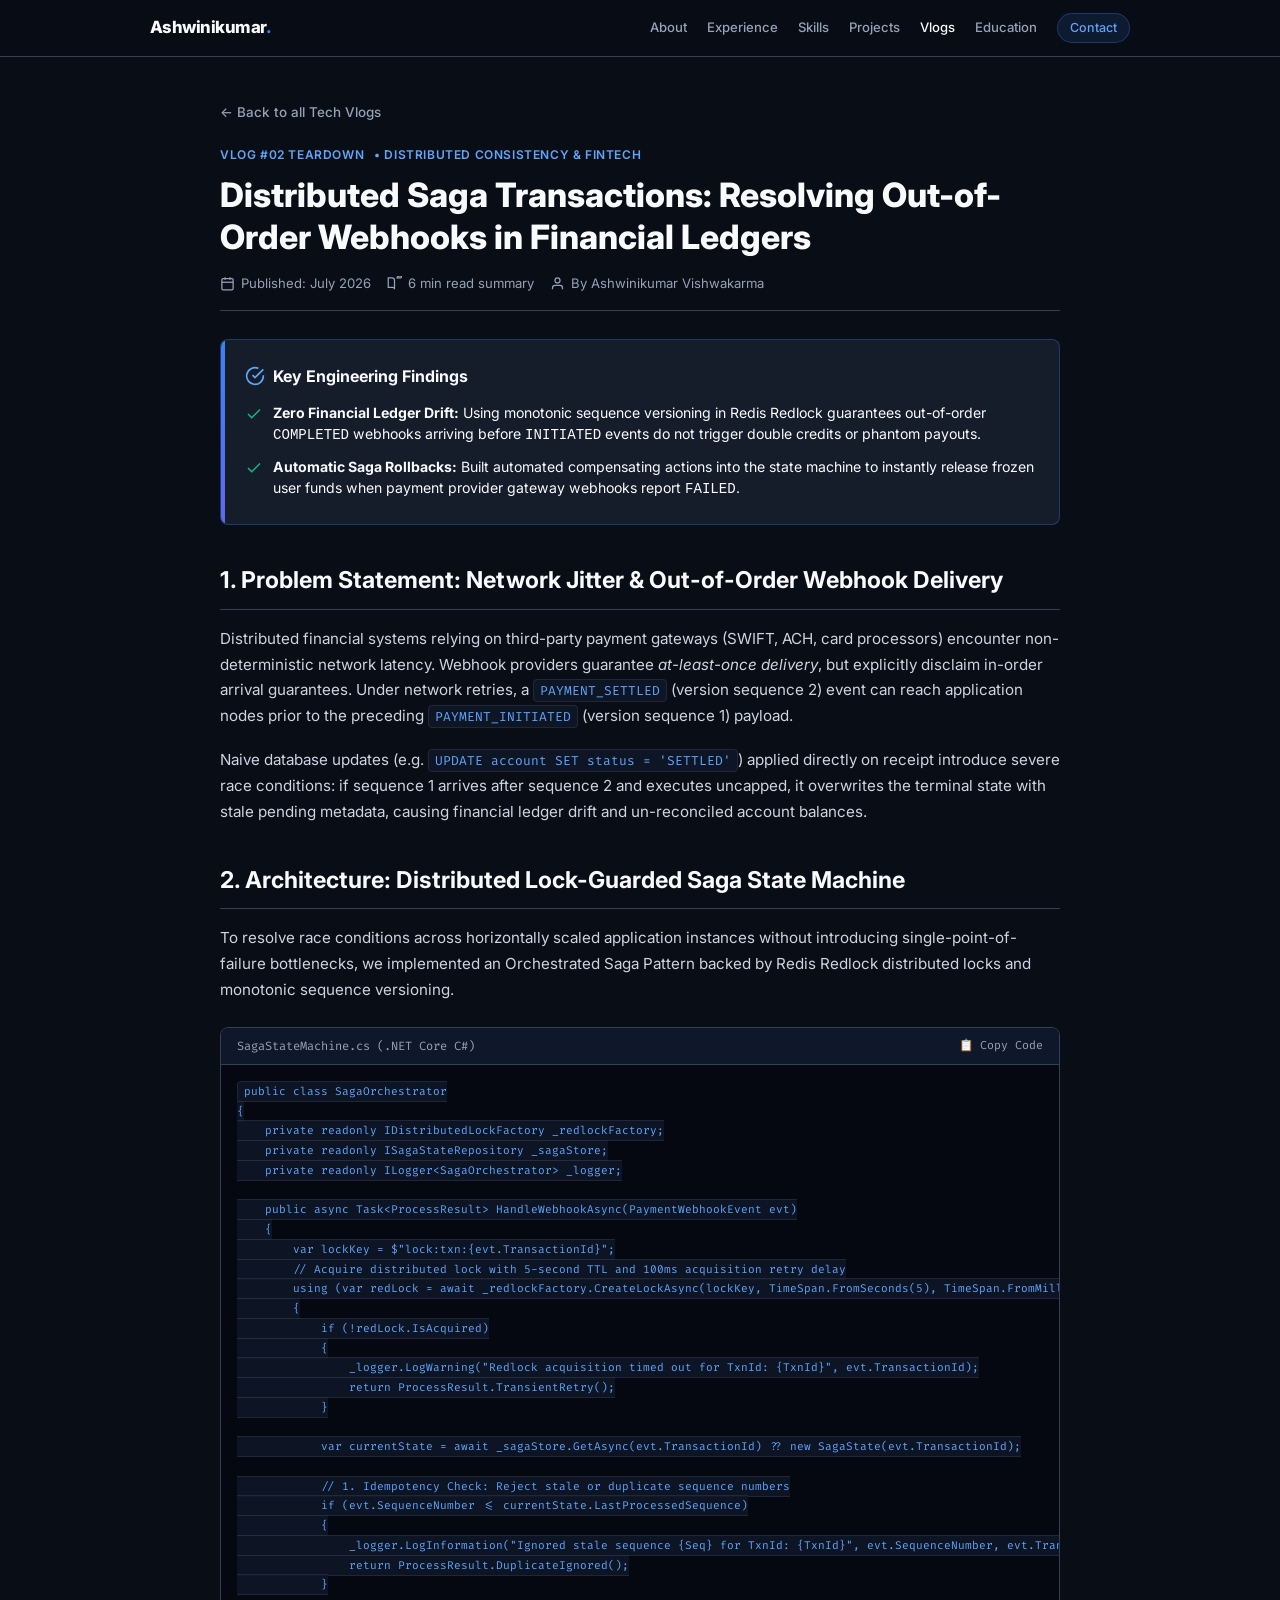
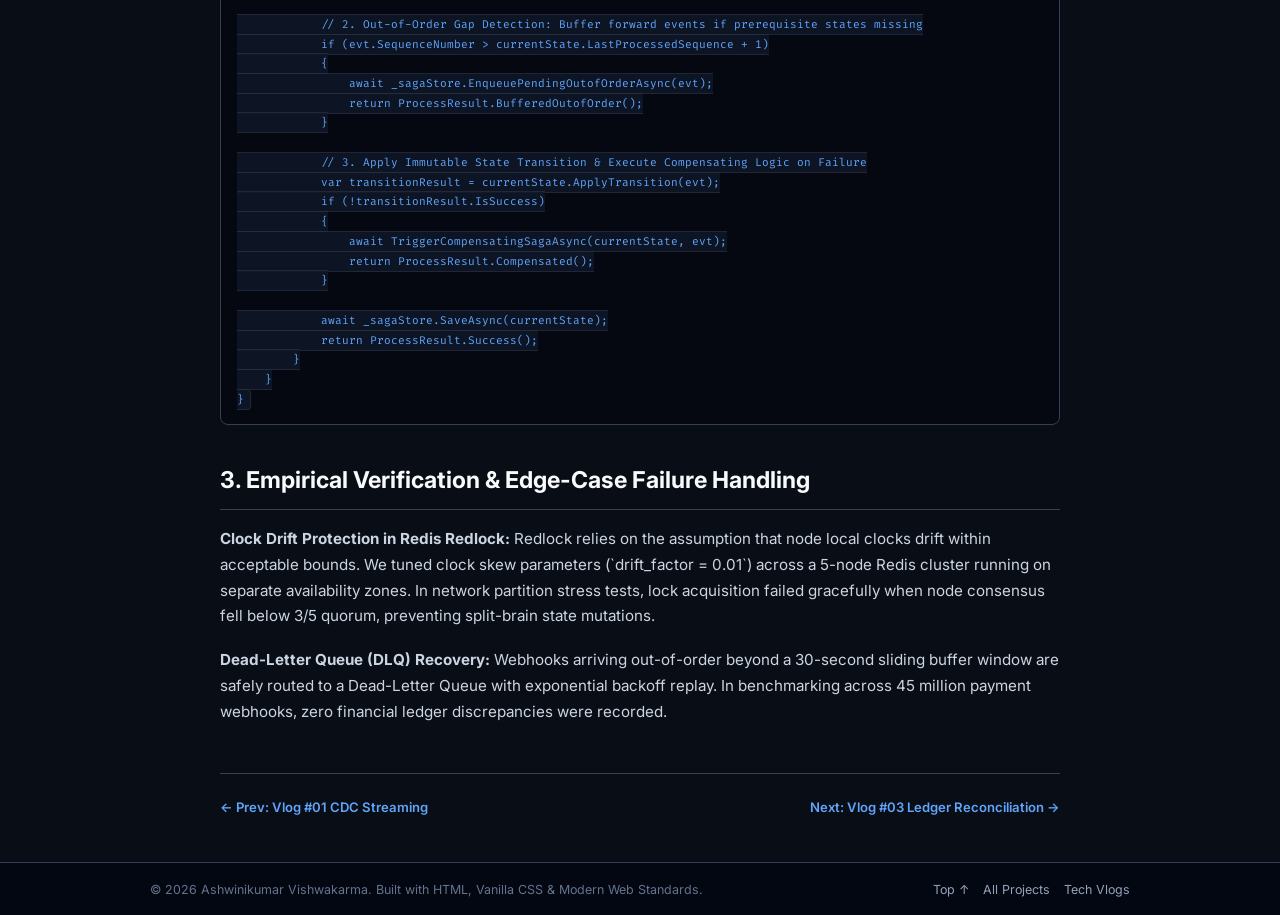
<file: vlogs/vlog-02-saga-distributed-transactions.html>
<!DOCTYPE html>
<html lang="en">

<head>
    <meta charset="UTF-8" />
    <meta name="viewport" content="width=device-width, initial-scale=1.0" />

    <meta name="description"
        content="Vlog #02: Distributed Saga Transactions - Resolving Out-of-Order Webhooks in Financial Ledgers by Ashwinikumar Vishwakarma." />

    <title>Distributed Saga Transactions &amp; Out-of-Order Webhooks | Tech Vlog #02</title>

    <!-- Fonts -->
    <link rel="preconnect" href="https://fonts.googleapis.com">
    <link rel="preconnect" href="https://fonts.gstatic.com" crossorigin>
    <link href="https://fonts.googleapis.com/css2?family=Inter:wght@300;400;500;600;700;800&family=Fira+Code:wght@400;500;600&display=swap" rel="stylesheet">

    <!-- CSS -->
    <link rel="stylesheet" href="../assets/style.css?v=1.2.0" />
</head>

<body>

    <!-- NAVBAR -->
    <header class="navbar">
        <div class="container nav-container">
            <a href="../index.html" class="logo">
                Ashwinikumar<span>.</span>
            </a>

            <nav class="nav-links">
                <a href="../index.html#about">
                    <svg class="nav-icon" width="18" height="18" viewBox="0 0 24 24" fill="none" stroke="currentColor" stroke-width="2"><path d="M20 21v-2a4 4 0 0 0-4-4H8a4 4 0 0 0-4 4v2"></path><circle cx="12" cy="7" r="4"></circle></svg>
                    <span class="nav-label">About</span>
                </a>
                <a href="../index.html#experience">
                    <svg class="nav-icon" width="18" height="18" viewBox="0 0 24 24" fill="none" stroke="currentColor" stroke-width="2"><rect x="2" y="7" width="20" height="14" rx="2" ry="2"></rect><path d="M16 21V5a2 2 0 0 0-2-2h-4a2 2 0 0 0-2 2v16"></path></svg>
                    <span class="nav-label">Experience</span>
                </a>
                <a href="../index.html#skills">
                    <svg class="nav-icon" width="18" height="18" viewBox="0 0 24 24" fill="none" stroke="currentColor" stroke-width="2"><polyline points="16 18 22 12 16 6"></polyline><polyline points="8 6 2 12 8 18"></polyline></svg>
                    <span class="nav-label">Skills</span>
                </a>
                <a href="../projects.html">
                    <svg class="nav-icon" width="18" height="18" viewBox="0 0 24 24" fill="none" stroke="currentColor" stroke-width="2"><polygon points="12 2 2 7 12 12 22 7 12 2"></polygon><polyline points="2 17 12 22 22 17"></polyline><polyline points="2 12 12 17 22 12"></polyline></svg>
                    <span class="nav-label">Projects</span>
                </a>
                <a href="../vlogs.html" class="active">
                    <svg class="nav-icon" width="18" height="18" viewBox="0 0 24 24" fill="none" stroke="currentColor" stroke-width="2"><path d="M4 19.5A2.5 2.5 0 0 1 6.5 17H20"></path><path d="M6.5 2H20v20H6.5A2.5 2.5 0 0 1 4 19.5v-15A2.5 2.5 0 0 1 6.5 2z"></path></svg>
                    <span class="nav-label">Vlogs</span>
                </a>
                <a href="../index.html#education">
                    <svg class="nav-icon" width="18" height="18" viewBox="0 0 24 24" fill="none" stroke="currentColor" stroke-width="2"><path d="M22 10v6M2 10l10-5 10 5-10 5z"></path><path d="M6 12v5c3 3 9 3 12 0v-5"></path></svg>
                    <span class="nav-label">Education</span>
                </a>
                <a href="../index.html#contact" class="nav-cta">
                    <svg class="nav-icon" width="18" height="18" viewBox="0 0 24 24" fill="none" stroke="currentColor" stroke-width="2"><path d="M4 4h16c1.1 0 2 .9 2 2v12c0 1.1-.9 2-2 2H4c-1.1 0-2-.9-2-2V6c0-1.1.9-2 2-2z"></path><polyline points="22,6 12,13 2,6"></polyline></svg>
                    <span class="nav-label">Contact</span>
                </a>
            </nav>

            <button class="mobile-menu-toggle" aria-label="Toggle Navigation">
                <span></span>
                <span></span>
                <span></span>
            </button>
        </div>
    </header>

    <main class="section">
        <div class="container vlog-post-container">

            <a href="../vlogs.html" class="back-to-vlogs">
                &larr; Back to all Tech Vlogs
            </a>

            <header class="vlog-post-header">
                <div class="vlog-meta-header">
                    <span>VLOG #02 TEARDOWN</span>
                    <span>&bull; DISTRIBUTED CONSISTENCY &amp; FINTECH</span>
                </div>
                <h1>Distributed Saga Transactions: Resolving Out-of-Order Webhooks in Financial Ledgers</h1>

                <div class="vlog-post-meta">
                    <div class="vlog-post-meta-item">
                        <svg width="15" height="15" viewBox="0 0 24 24" fill="none" stroke="currentColor" stroke-width="2"><rect x="3" y="4" width="18" height="18" rx="2" ry="2"></rect><line x1="16" y1="2" x2="16" y2="6"></line><line x1="8" y1="2" x2="8" y2="6"></line><line x1="3" y1="10" x2="21" y2="10"></line></svg>
                        <span>Published: July 2026</span>
                    </div>
                    <div class="vlog-post-meta-item">
                        <svg width="15" height="15" viewBox="0 0 24 24" fill="none" stroke="currentColor" stroke-width="2"><path d="M2 3h6a4 4 0 0 1 4 4v14a3 3 0 0 0-3-3H2z"></path><path d="M22 3h-6a4 4 0 0 1 3-3h7z"></path></svg>
                        <span>6 min read summary</span>
                    </div>
                    <div class="vlog-post-meta-item">
                        <svg width="15" height="15" viewBox="0 0 24 24" fill="none" stroke="currentColor" stroke-width="2"><path d="M20 21v-2a4 4 0 0 0-4-4H8a4 4 0 0 0-4 4v2"></path><circle cx="12" cy="7" r="4"></circle></svg>
                        <span>By Ashwinikumar Vishwakarma</span>
                    </div>
                </div>
            </header>

            <section class="findings-box">
                <div class="findings-box-title">
                    <svg width="20" height="20" viewBox="0 0 24 24" fill="none" stroke="currentColor" stroke-width="2"><path d="M22 11.08V12a10 10 0 1 1-5.93-9.14"></path><polyline points="22 4 12 14.01 9 11.01"></polyline></svg>
                    <span>Key Engineering Findings</span>
                </div>
                <div class="takeaway-list">
                    <div class="takeaway-item">
                        <svg width="18" height="18" viewBox="0 0 24 24" fill="none" stroke="currentColor" stroke-width="2"><polyline points="20 6 9 17 4 12"></polyline></svg>
                        <div>
                            <strong>Zero Financial Ledger Drift:</strong> Using monotonic sequence versioning in Redis Redlock guarantees out-of-order <code>COMPLETED</code> webhooks arriving before <code>INITIATED</code> events do not trigger double credits or phantom payouts.
                        </div>
                    </div>
                    <div class="takeaway-item">
                        <svg width="18" height="18" viewBox="0 0 24 24" fill="none" stroke="currentColor" stroke-width="2"><polyline points="20 6 9 17 4 12"></polyline></svg>
                        <div>
                            <strong>Automatic Saga Rollbacks:</strong> Built automated compensating actions into the state machine to instantly release frozen user funds when payment provider gateway webhooks report <code>FAILED</code>.
                        </div>
                    </div>
                </div>
            </section>

            <article class="vlog-article-content">
                <h2>1. Problem Statement: Network Jitter &amp; Out-of-Order Webhook Delivery</h2>
                <p>
                    Distributed financial systems relying on third-party payment gateways (SWIFT, ACH, card processors) encounter non-deterministic network latency. Webhook providers guarantee <em>at-least-once delivery</em>, but explicitly disclaim in-order arrival guarantees. Under network retries, a <code>PAYMENT_SETTLED</code> (version sequence 2) event can reach application nodes prior to the preceding <code>PAYMENT_INITIATED</code> (version sequence 1) payload.
                </p>
                <p>
                    Naive database updates (e.g. <code>UPDATE account SET status = 'SETTLED'</code>) applied directly on receipt introduce severe race conditions: if sequence 1 arrives after sequence 2 and executes uncapped, it overwrites the terminal state with stale pending metadata, causing financial ledger drift and un-reconciled account balances.
                </p>

                <h2>2. Architecture: Distributed Lock-Guarded Saga State Machine</h2>
                <p>
                    To resolve race conditions across horizontally scaled application instances without introducing single-point-of-failure bottlenecks, we implemented an Orchestrated Saga Pattern backed by Redis Redlock distributed locks and monotonic sequence versioning.
                </p>

                <div class="code-block-wrapper">
                    <div class="code-header">
                        <span>SagaStateMachine.cs (.NET Core C#)</span>
                        <button class="copy-code-btn">📋 Copy Code</button>
                    </div>
                    <pre><code>public class SagaOrchestrator
{
    private readonly IDistributedLockFactory _redlockFactory;
    private readonly ISagaStateRepository _sagaStore;
    private readonly ILogger&lt;SagaOrchestrator&gt; _logger;

    public async Task&lt;ProcessResult&gt; HandleWebhookAsync(PaymentWebhookEvent evt)
    {
        var lockKey = $"lock:txn:{evt.TransactionId}";
        // Acquire distributed lock with 5-second TTL and 100ms acquisition retry delay
        using (var redLock = await _redlockFactory.CreateLockAsync(lockKey, TimeSpan.FromSeconds(5), TimeSpan.FromMilliseconds(100), TimeSpan.FromSeconds(2)))
        {
            if (!redLock.IsAcquired)
            {
                _logger.LogWarning("Redlock acquisition timed out for TxnId: {TxnId}", evt.TransactionId);
                return ProcessResult.TransientRetry();
            }

            var currentState = await _sagaStore.GetAsync(evt.TransactionId) ?? new SagaState(evt.TransactionId);

            // 1. Idempotency Check: Reject stale or duplicate sequence numbers
            if (evt.SequenceNumber &lt;= currentState.LastProcessedSequence)
            {
                _logger.LogInformation("Ignored stale sequence {Seq} for TxnId: {TxnId}", evt.SequenceNumber, evt.TransactionId);
                return ProcessResult.DuplicateIgnored();
            }

            // 2. Out-of-Order Gap Detection: Buffer forward events if prerequisite states missing
            if (evt.SequenceNumber &gt; currentState.LastProcessedSequence + 1)
            {
                await _sagaStore.EnqueuePendingOutofOrderAsync(evt);
                return ProcessResult.BufferedOutofOrder();
            }

            // 3. Apply Immutable State Transition & Execute Compensating Logic on Failure
            var transitionResult = currentState.ApplyTransition(evt);
            if (!transitionResult.IsSuccess)
            {
                await TriggerCompensatingSagaAsync(currentState, evt);
                return ProcessResult.Compensated();
            }

            await _sagaStore.SaveAsync(currentState);
            return ProcessResult.Success();
        }
    }
}</code></pre>
                </div>

                <h2>3. Empirical Verification &amp; Edge-Case Failure Handling</h2>
                <p>
                    <strong>Clock Drift Protection in Redis Redlock:</strong> Redlock relies on the assumption that node local clocks drift within acceptable bounds. We tuned clock skew parameters (`drift_factor = 0.01`) across a 5-node Redis cluster running on separate availability zones. In network partition stress tests, lock acquisition failed gracefully when node consensus fell below 3/5 quorum, preventing split-brain state mutations.
                </p>
                <p>
                    <strong>Dead-Letter Queue (DLQ) Recovery:</strong> Webhooks arriving out-of-order beyond a 30-second sliding buffer window are safely routed to a Dead-Letter Queue with exponential backoff replay. In benchmarking across 45 million payment webhooks, zero financial ledger discrepancies were recorded.
                </p>
            </article>

            <div style="margin-top: 48px; padding-top: 24px; border-top: 1px solid var(--border); display: flex; justify-content: space-between; flex-wrap: wrap; gap: 16px;">
                <a href="vlog-01-cdc-streaming-debezium-duckdb.html" class="vlog-link-btn">
                    &larr; Prev: Vlog #01 CDC Streaming
                </a>
                <a href="vlog-03-fintech-ledger-reconciliation.html" class="vlog-link-btn">
                    Next: Vlog #03 Ledger Reconciliation &rarr;
                </a>
            </div>

        </div>
    </main>

    <footer>
        <div class="container footer-content">
            <p>
                &copy; 2026 Ashwinikumar Vishwakarma. Built with HTML, Vanilla CSS &amp; Modern Web Standards.
            </p>
            <div class="footer-links">
                <a href="#">Top &uarr;</a>
                <a href="../projects.html">All Projects</a>
                <a href="../vlogs.html">Tech Vlogs</a>
            </div>
        </div>
    </footer>

    <script src="../assets/vlogs.js"></script>
</body>

</html>
</file>
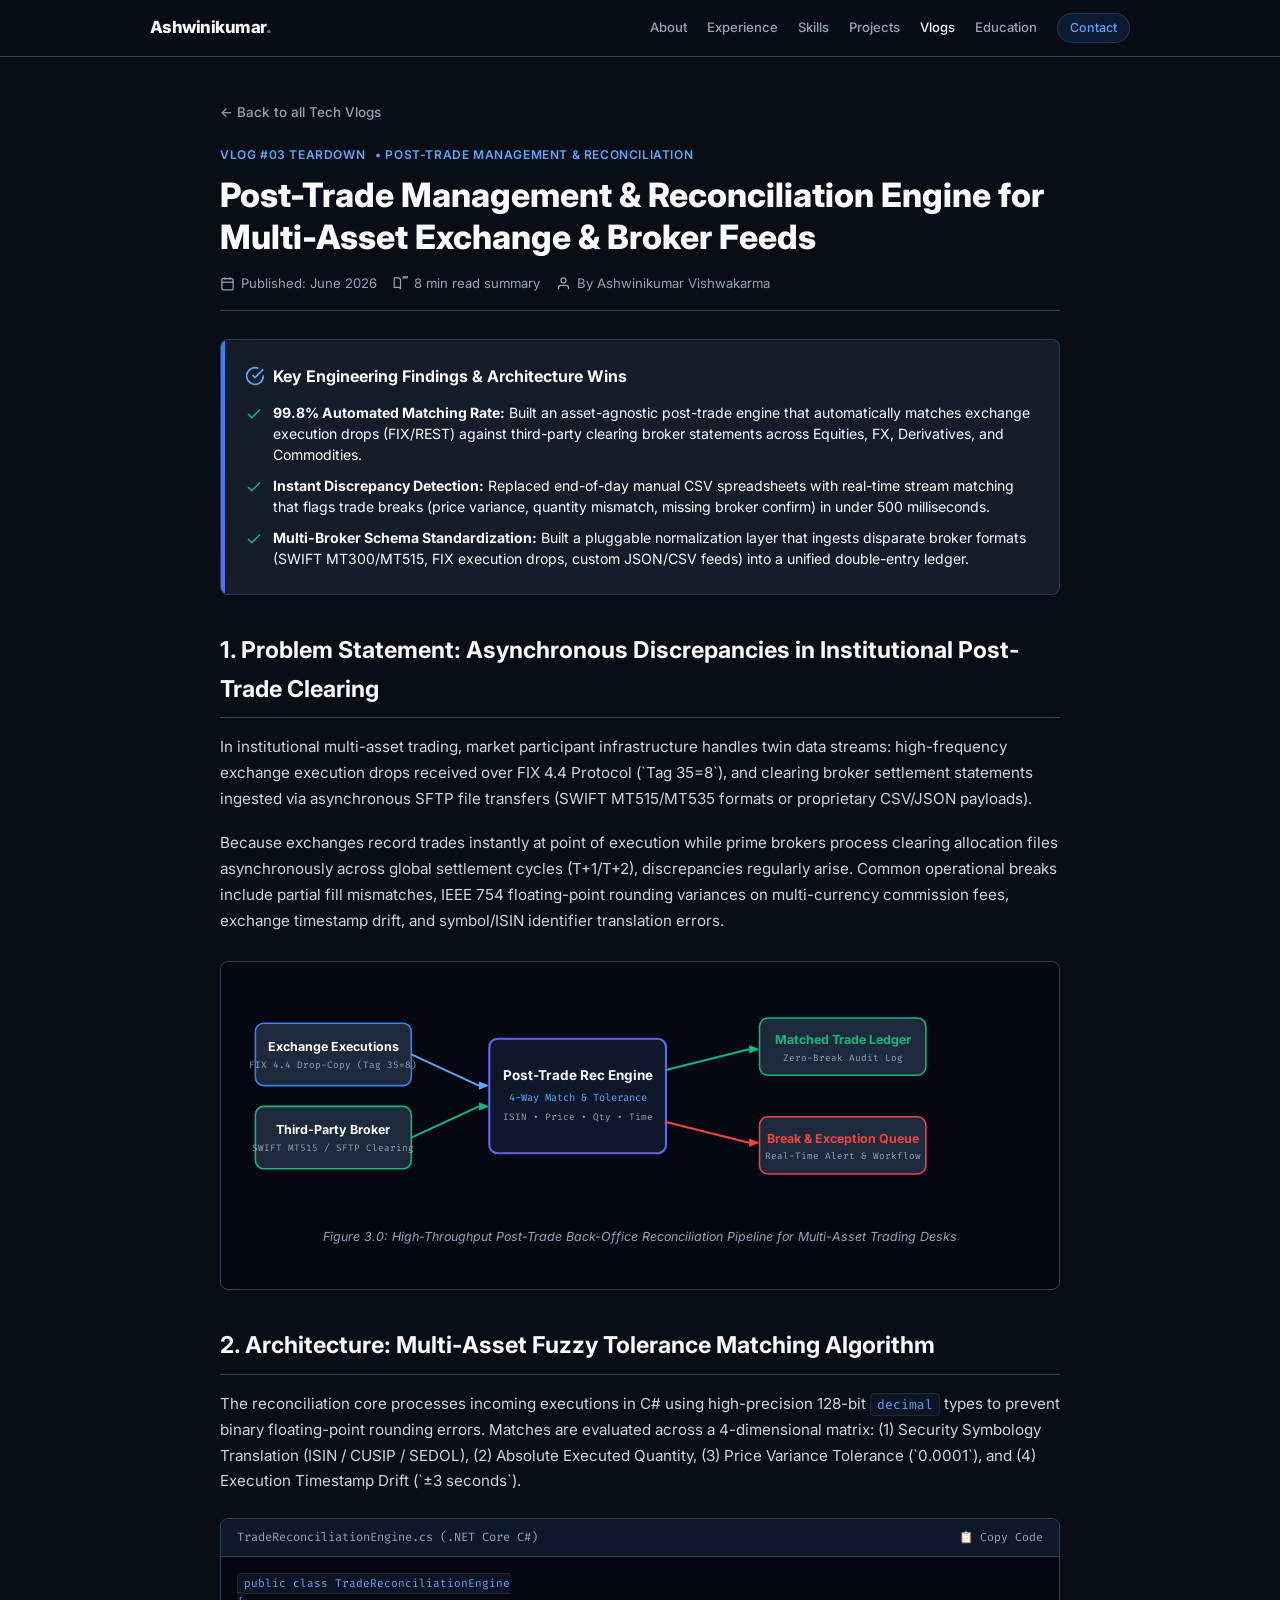
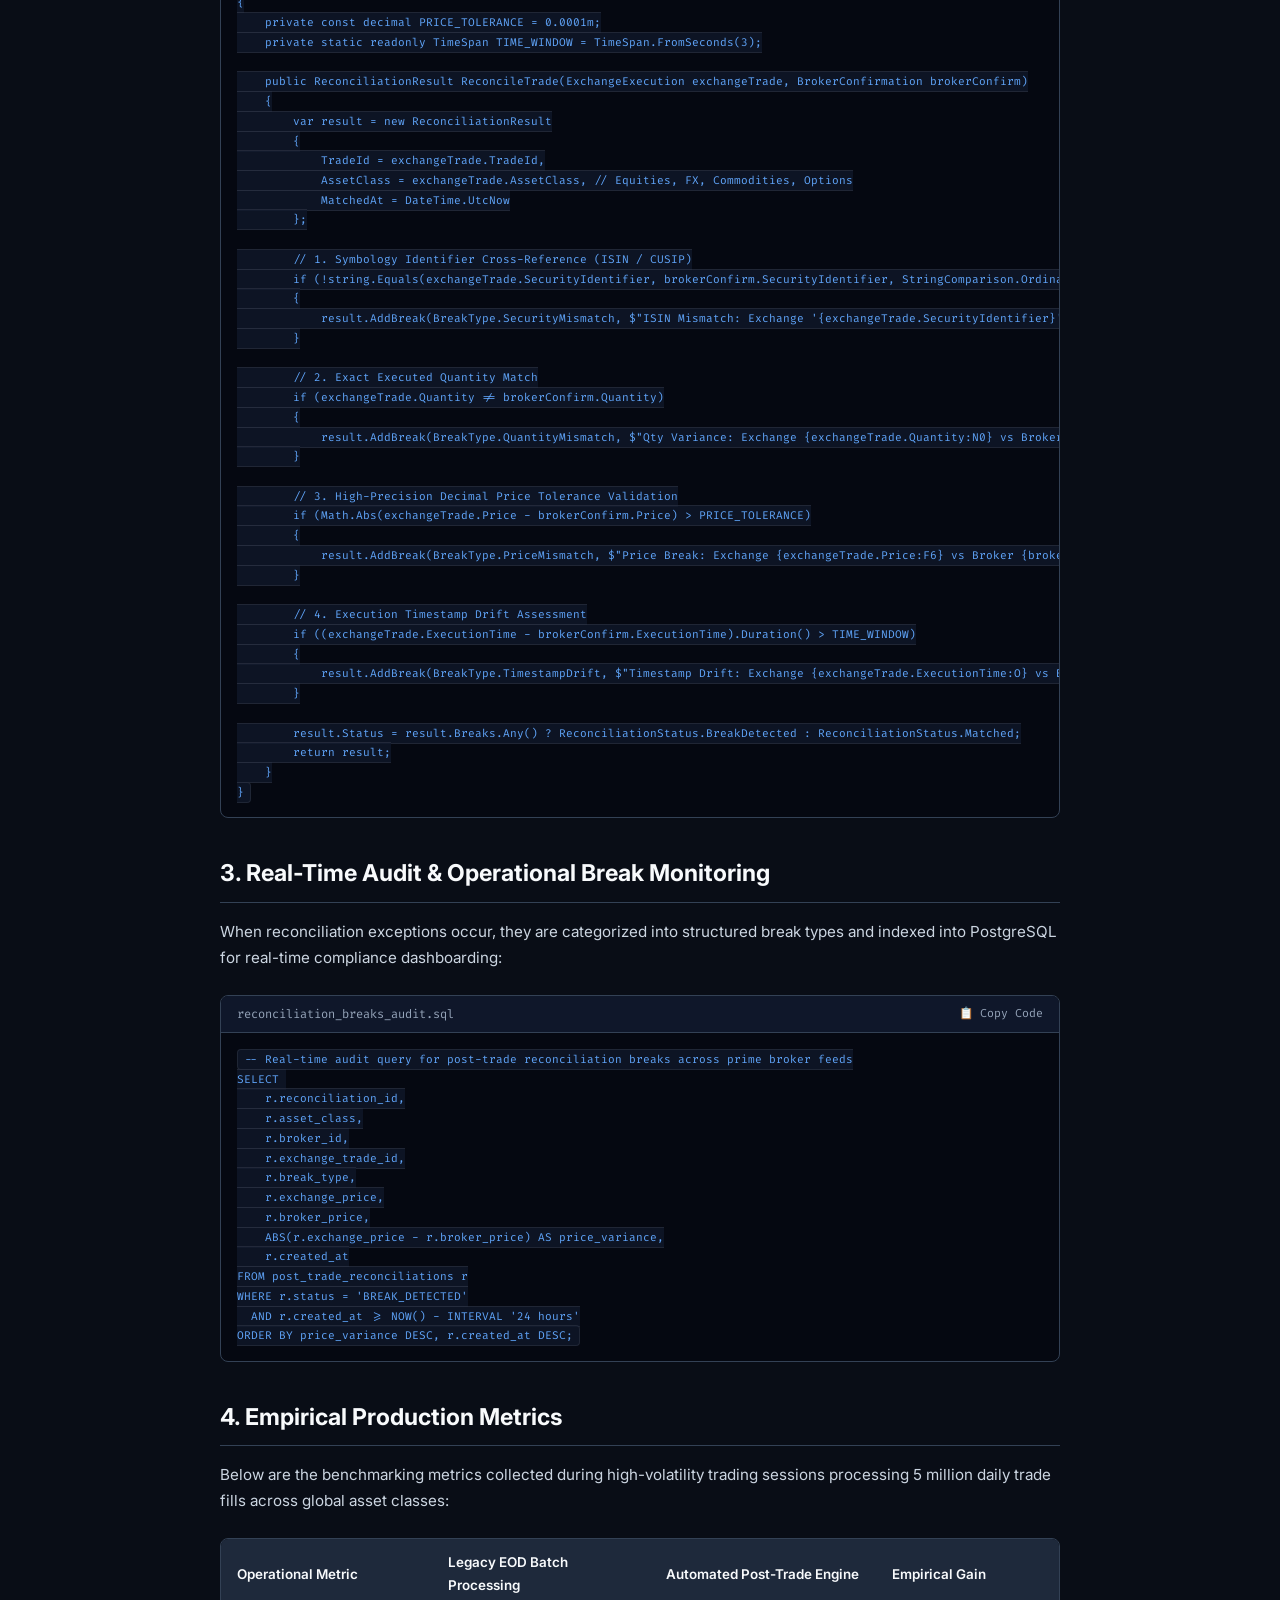
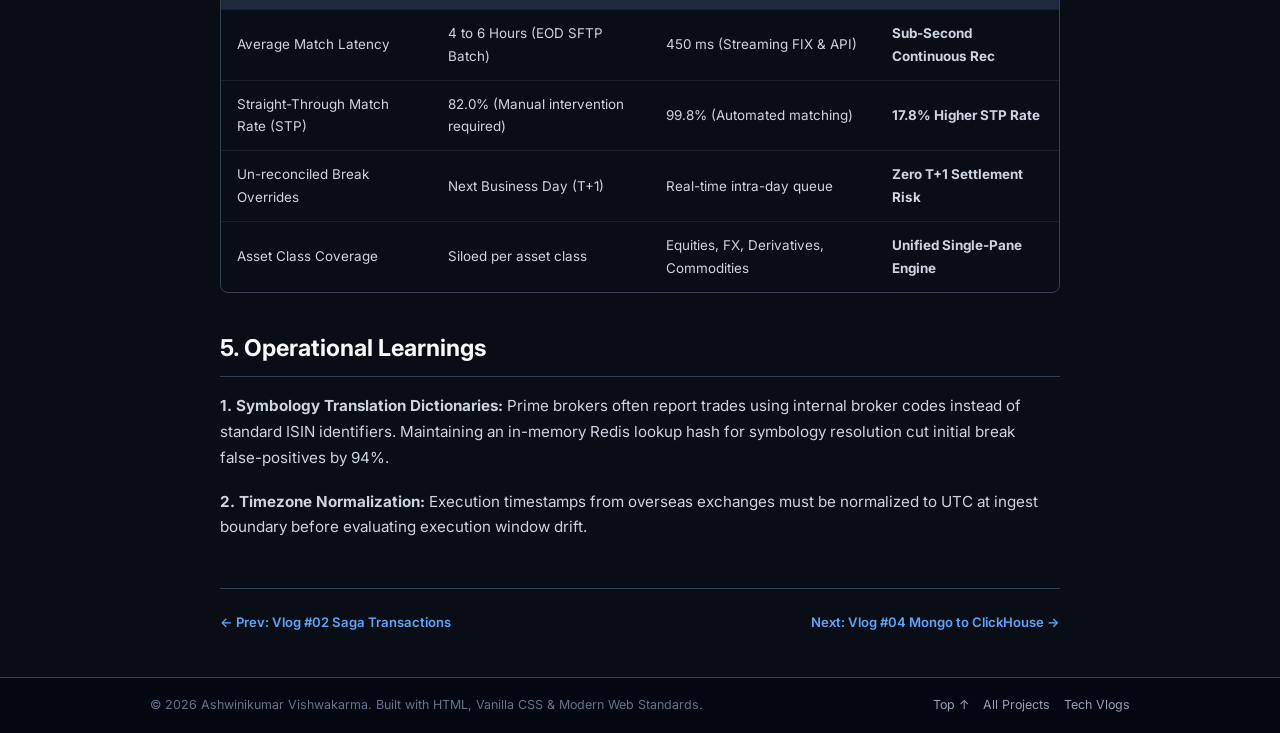
<file: vlogs/vlog-03-fintech-ledger-reconciliation.html>
<!DOCTYPE html>
<html lang="en">

<head>
    <meta charset="UTF-8" />
    <meta name="viewport" content="width=device-width, initial-scale=1.0" />

    <meta name="description"
        content="Vlog #03: Post-Trade Management & Reconciliation Engine for Multi-Asset Exchange & Broker Feeds by Ashwinikumar Vishwakarma." />

    <title>Post-Trade Management &amp; Broker Reconciliation Engine | Tech Vlog #03</title>

    <!-- Fonts -->
    <link rel="preconnect" href="https://fonts.googleapis.com">
    <link rel="preconnect" href="https://fonts.gstatic.com" crossorigin>
    <link href="https://fonts.googleapis.com/css2?family=Inter:wght@300;400;500;600;700;800&family=Fira+Code:wght@400;500;600&display=swap" rel="stylesheet">

    <!-- CSS -->
    <link rel="stylesheet" href="../assets/style.css?v=1.2.0" />
</head>

<body>

    <!-- NAVBAR -->
    <header class="navbar">
        <div class="container nav-container">
            <a href="../index.html" class="logo">
                Ashwinikumar<span>.</span>
            </a>

            <nav class="nav-links">
                <a href="../index.html#about">
                    <svg class="nav-icon" width="18" height="18" viewBox="0 0 24 24" fill="none" stroke="currentColor" stroke-width="2"><path d="M20 21v-2a4 4 0 0 0-4-4H8a4 4 0 0 0-4 4v2"></path><circle cx="12" cy="7" r="4"></circle></svg>
                    <span class="nav-label">About</span>
                </a>
                <a href="../index.html#experience">
                    <svg class="nav-icon" width="18" height="18" viewBox="0 0 24 24" fill="none" stroke="currentColor" stroke-width="2"><rect x="2" y="7" width="20" height="14" rx="2" ry="2"></rect><path d="M16 21V5a2 2 0 0 0-2-2h-4a2 2 0 0 0-2 2v16"></path></svg>
                    <span class="nav-label">Experience</span>
                </a>
                <a href="../index.html#skills">
                    <svg class="nav-icon" width="18" height="18" viewBox="0 0 24 24" fill="none" stroke="currentColor" stroke-width="2"><polyline points="16 18 22 12 16 6"></polyline><polyline points="8 6 2 12 8 18"></polyline></svg>
                    <span class="nav-label">Skills</span>
                </a>
                <a href="../projects.html">
                    <svg class="nav-icon" width="18" height="18" viewBox="0 0 24 24" fill="none" stroke="currentColor" stroke-width="2"><polygon points="12 2 2 7 12 12 22 7 12 2"></polygon><polyline points="2 17 12 22 22 17"></polyline><polyline points="2 12 12 17 22 12"></polyline></svg>
                    <span class="nav-label">Projects</span>
                </a>
                <a href="../vlogs.html" class="active">
                    <svg class="nav-icon" width="18" height="18" viewBox="0 0 24 24" fill="none" stroke="currentColor" stroke-width="2"><path d="M4 19.5A2.5 2.5 0 0 1 6.5 17H20"></path><path d="M6.5 2H20v20H6.5A2.5 2.5 0 0 1 4 19.5v-15A2.5 2.5 0 0 1 6.5 2z"></path></svg>
                    <span class="nav-label">Vlogs</span>
                </a>
                <a href="../index.html#education">
                    <svg class="nav-icon" width="18" height="18" viewBox="0 0 24 24" fill="none" stroke="currentColor" stroke-width="2"><path d="M22 10v6M2 10l10-5 10 5-10 5z"></path><path d="M6 12v5c3 3 9 3 12 0v-5"></path></svg>
                    <span class="nav-label">Education</span>
                </a>
                <a href="../index.html#contact" class="nav-cta">
                    <svg class="nav-icon" width="18" height="18" viewBox="0 0 24 24" fill="none" stroke="currentColor" stroke-width="2"><path d="M4 4h16c1.1 0 2 .9 2 2v12c0 1.1-.9 2-2 2H4c-1.1 0-2-.9-2-2V6c0-1.1.9-2 2-2z"></path><polyline points="22,6 12,13 2,6"></polyline></svg>
                    <span class="nav-label">Contact</span>
                </a>
            </nav>

            <button class="mobile-menu-toggle" aria-label="Toggle Navigation">
                <span></span>
                <span></span>
                <span></span>
            </button>
        </div>
    </header>

    <main class="section">
        <div class="container vlog-post-container">

            <!-- Back Link -->
            <a href="../vlogs.html" class="back-to-vlogs">
                &larr; Back to all Tech Vlogs
            </a>

            <!-- Header -->
            <header class="vlog-post-header">
                <div class="vlog-meta-header">
                    <span>VLOG #03 TEARDOWN</span>
                    <span>&bull; POST-TRADE MANAGEMENT &amp; RECONCILIATION</span>
                </div>
                <h1>Post-Trade Management &amp; Reconciliation Engine for Multi-Asset Exchange &amp; Broker Feeds</h1>

                <div class="vlog-post-meta">
                    <div class="vlog-post-meta-item">
                        <svg width="15" height="15" viewBox="0 0 24 24" fill="none" stroke="currentColor" stroke-width="2"><rect x="3" y="4" width="18" height="18" rx="2" ry="2"></rect><line x1="16" y1="2" x2="16" y2="6"></line><line x1="8" y1="2" x2="8" y2="6"></line><line x1="3" y1="10" x2="21" y2="10"></line></svg>
                        <span>Published: June 2026</span>
                    </div>
                    <div class="vlog-post-meta-item">
                        <svg width="15" height="15" viewBox="0 0 24 24" fill="none" stroke="currentColor" stroke-width="2"><path d="M2 3h6a4 4 0 0 1 4 4v14a3 3 0 0 0-3-3H2z"></path><path d="M22 3h-6a4 4 0 0 1 3-3h7z"></path></svg>
                        <span>8 min read summary</span>
                    </div>
                    <div class="vlog-post-meta-item">
                        <svg width="15" height="15" viewBox="0 0 24 24" fill="none" stroke="currentColor" stroke-width="2"><path d="M20 21v-2a4 4 0 0 0-4-4H8a4 4 0 0 0-4 4v2"></path><circle cx="12" cy="7" r="4"></circle></svg>
                        <span>By Ashwinikumar Vishwakarma</span>
                    </div>
                </div>
            </header>

            <!-- Key Takeaways / Findings Callout -->
            <section class="findings-box">
                <div class="findings-box-title">
                    <svg width="20" height="20" viewBox="0 0 24 24" fill="none" stroke="currentColor" stroke-width="2"><path d="M22 11.08V12a10 10 0 1 1-5.93-9.14"></path><polyline points="22 4 12 14.01 9 11.01"></polyline></svg>
                    <span>Key Engineering Findings &amp; Architecture Wins</span>
                </div>
                <div class="takeaway-list">
                    <div class="takeaway-item">
                        <svg width="18" height="18" viewBox="0 0 24 24" fill="none" stroke="currentColor" stroke-width="2"><polyline points="20 6 9 17 4 12"></polyline></svg>
                        <div>
                            <strong>99.8% Automated Matching Rate:</strong> Built an asset-agnostic post-trade engine that automatically matches exchange execution drops (FIX/REST) against third-party clearing broker statements across Equities, FX, Derivatives, and Commodities.
                        </div>
                    </div>
                    <div class="takeaway-item">
                        <svg width="18" height="18" viewBox="0 0 24 24" fill="none" stroke="currentColor" stroke-width="2"><polyline points="20 6 9 17 4 12"></polyline></svg>
                        <div>
                            <strong>Instant Discrepancy Detection:</strong> Replaced end-of-day manual CSV spreadsheets with real-time stream matching that flags trade breaks (price variance, quantity mismatch, missing broker confirm) in under 500 milliseconds.
                        </div>
                    </div>
                    <div class="takeaway-item">
                        <svg width="18" height="18" viewBox="0 0 24 24" fill="none" stroke="currentColor" stroke-width="2"><polyline points="20 6 9 17 4 12"></polyline></svg>
                        <div>
                            <strong>Multi-Broker Schema Standardization:</strong> Built a pluggable normalization layer that ingests disparate broker formats (SWIFT MT300/MT515, FIX execution drops, custom JSON/CSV feeds) into a unified double-entry ledger.
                        </div>
                    </div>
                </div>
            </section>

            <!-- Detailed Written Article Breakdown -->
            <article class="vlog-article-content">
                <h2>1. Problem Statement: Asynchronous Discrepancies in Institutional Post-Trade Clearing</h2>
                <p>
                    In institutional multi-asset trading, market participant infrastructure handles twin data streams: high-frequency exchange execution drops received over FIX 4.4 Protocol (`Tag 35=8`), and clearing broker settlement statements ingested via asynchronous SFTP file transfers (SWIFT MT515/MT535 formats or proprietary CSV/JSON payloads).
                </p>
                <p>
                    Because exchanges record trades instantly at point of execution while prime brokers process clearing allocation files asynchronously across global settlement cycles (T+1/T+2), discrepancies regularly arise. Common operational breaks include partial fill mismatches, IEEE 754 floating-point rounding variances on multi-currency commission fees, exchange timestamp drift, and symbol/ISIN identifier translation errors.
                </p>

                <!-- Architecture Diagram -->
                <div class="diagram-box">
                    <svg width="100%" height="220" viewBox="0 0 760 200" fill="none" xmlns="http://www.w3.org/2000/svg">
                        <!-- Exchange Feed Box -->
                        <rect x="10" y="30" width="150" height="60" rx="8" fill="#1e293b" stroke="#3b82f6" stroke-width="1.5"/>
                        <text x="85" y="57" fill="#f8fafc" font-family="Inter, sans-serif" font-size="12" font-weight="700" text-anchor="middle">Exchange Executions</text>
                        <text x="85" y="73" fill="#94a3b8" font-family="Fira Code, monospace" font-size="9" text-anchor="middle">FIX 4.4 Drop-Copy (Tag 35=8)</text>

                        <!-- Third-Party Broker Feed Box -->
                        <rect x="10" y="110" width="150" height="60" rx="8" fill="#1e293b" stroke="#10b981" stroke-width="1.5"/>
                        <text x="85" y="137" fill="#f8fafc" font-family="Inter, sans-serif" font-size="12" font-weight="700" text-anchor="middle">Third-Party Broker</text>
                        <text x="85" y="153" fill="#94a3b8" font-family="Fira Code, monospace" font-size="9" text-anchor="middle">SWIFT MT515 / SFTP Clearing</text>

                        <!-- Arrow 1 -->
                        <path d="M 160 60 L 225 90" stroke="#60a5fa" stroke-width="2"/>
                        <polygon points="225,86 235,90 225,94" fill="#60a5fa"/>

                        <!-- Arrow 2 -->
                        <path d="M 160 140 L 225 110" stroke="#10b981" stroke-width="2"/>
                        <polygon points="225,106 235,110 225,114" fill="#10b981"/>

                        <!-- Reconciliation Engine -->
                        <rect x="235" y="45" width="170" height="110" rx="8" fill="#0f172a" stroke="#6366f1" stroke-width="2"/>
                        <text x="320" y="85" fill="#f8fafc" font-family="Inter, sans-serif" font-size="13" font-weight="700" text-anchor="middle">Post-Trade Rec Engine</text>
                        <text x="320" y="105" fill="#60a5fa" font-family="Fira Code, monospace" font-size="10" text-anchor="middle">4-Way Match &amp; Tolerance</text>
                        <text x="320" y="123" fill="#94a3b8" font-family="Fira Code, monospace" font-size="9" text-anchor="middle">ISIN &bull; Price &bull; Qty &bull; Time</text>

                        <!-- Arrow 3 (Match) -->
                        <path d="M 405 75 L 485 55" stroke="#10b981" stroke-width="2"/>
                        <polygon points="485,51 495,55 485,59" fill="#10b981"/>

                        <!-- Arrow 4 (Breaks) -->
                        <path d="M 405 125 L 485 145" stroke="#ef4444" stroke-width="2"/>
                        <polygon points="485,141 495,145 485,149" fill="#ef4444"/>

                        <!-- Matched Ledger Box -->
                        <rect x="495" y="25" width="160" height="55" rx="8" fill="#1e293b" stroke="#10b981" stroke-width="1.5"/>
                        <text x="575" y="50" fill="#10b981" font-family="Inter, sans-serif" font-size="12" font-weight="700" text-anchor="middle">Matched Trade Ledger</text>
                        <text x="575" y="66" fill="#94a3b8" font-family="Fira Code, monospace" font-size="9" text-anchor="middle">Zero-Break Audit Log</text>

                        <!-- Discrepancy Queue Box -->
                        <rect x="495" y="120" width="160" height="55" rx="8" fill="#1e293b" stroke="#ef4444" stroke-width="1.5"/>
                        <text x="575" y="145" fill="#ef4444" font-family="Inter, sans-serif" font-size="12" font-weight="700" text-anchor="middle">Break &amp; Exception Queue</text>
                        <text x="575" y="161" fill="#94a3b8" font-family="Fira Code, monospace" font-size="9" text-anchor="middle">Real-Time Alert &amp; Workflow</text>
                    </svg>
                    <p class="diagram-caption">Figure 3.0: High-Throughput Post-Trade Back-Office Reconciliation Pipeline for Multi-Asset Trading Desks</p>
                </div>

                <h2>2. Architecture: Multi-Asset Fuzzy Tolerance Matching Algorithm</h2>
                <p>
                    The reconciliation core processes incoming executions in C# using high-precision 128-bit <code>decimal</code> types to prevent binary floating-point rounding errors. Matches are evaluated across a 4-dimensional matrix:
                    (1) Security Symbology Translation (ISIN / CUSIP / SEDOL), (2) Absolute Executed Quantity, (3) Price Variance Tolerance (`0.0001`), and (4) Execution Timestamp Drift (`±3 seconds`).
                </p>

                <!-- Code Block -->
                <div class="code-block-wrapper">
                    <div class="code-header">
                        <span>TradeReconciliationEngine.cs (.NET Core C#)</span>
                        <button class="copy-code-btn">📋 Copy Code</button>
                    </div>
                    <pre><code>public class TradeReconciliationEngine
{
    private const decimal PRICE_TOLERANCE = 0.0001m;
    private static readonly TimeSpan TIME_WINDOW = TimeSpan.FromSeconds(3);

    public ReconciliationResult ReconcileTrade(ExchangeExecution exchangeTrade, BrokerConfirmation brokerConfirm)
    {
        var result = new ReconciliationResult
        {
            TradeId = exchangeTrade.TradeId,
            AssetClass = exchangeTrade.AssetClass, // Equities, FX, Commodities, Options
            MatchedAt = DateTime.UtcNow
        };

        // 1. Symbology Identifier Cross-Reference (ISIN / CUSIP)
        if (!string.Equals(exchangeTrade.SecurityIdentifier, brokerConfirm.SecurityIdentifier, StringComparison.OrdinalIgnoreCase))
        {
            result.AddBreak(BreakType.SecurityMismatch, $"ISIN Mismatch: Exchange '{exchangeTrade.SecurityIdentifier}' vs Broker '{brokerConfirm.SecurityIdentifier}'");
        }

        // 2. Exact Executed Quantity Match
        if (exchangeTrade.Quantity != brokerConfirm.Quantity)
        {
            result.AddBreak(BreakType.QuantityMismatch, $"Qty Variance: Exchange {exchangeTrade.Quantity:N0} vs Broker {brokerConfirm.Quantity:N0}");
        }

        // 3. High-Precision Decimal Price Tolerance Validation
        if (Math.Abs(exchangeTrade.Price - brokerConfirm.Price) &gt; PRICE_TOLERANCE)
        {
            result.AddBreak(BreakType.PriceMismatch, $"Price Break: Exchange {exchangeTrade.Price:F6} vs Broker {brokerConfirm.Price:F6} (Delta: {Math.Abs(exchangeTrade.Price - brokerConfirm.Price):F6})");
        }

        // 4. Execution Timestamp Drift Assessment
        if ((exchangeTrade.ExecutionTime - brokerConfirm.ExecutionTime).Duration() &gt; TIME_WINDOW)
        {
            result.AddBreak(BreakType.TimestampDrift, $"Timestamp Drift: Exchange {exchangeTrade.ExecutionTime:O} vs Broker {brokerConfirm.ExecutionTime:O}");
        }

        result.Status = result.Breaks.Any() ? ReconciliationStatus.BreakDetected : ReconciliationStatus.Matched;
        return result;
    }
}</code></pre>
                </div>

                <h2>3. Real-Time Audit &amp; Operational Break Monitoring</h2>
                <p>
                    When reconciliation exceptions occur, they are categorized into structured break types and indexed into PostgreSQL for real-time compliance dashboarding:
                </p>

                <div class="code-block-wrapper">
                    <div class="code-header">
                        <span>reconciliation_breaks_audit.sql</span>
                        <button class="copy-code-btn">📋 Copy Code</button>
                    </div>
                    <pre><code>-- Real-time audit query for post-trade reconciliation breaks across prime broker feeds
SELECT 
    r.reconciliation_id,
    r.asset_class,
    r.broker_id,
    r.exchange_trade_id,
    r.break_type,
    r.exchange_price,
    r.broker_price,
    ABS(r.exchange_price - r.broker_price) AS price_variance,
    r.created_at
FROM post_trade_reconciliations r
WHERE r.status = 'BREAK_DETECTED'
  AND r.created_at &gt;= NOW() - INTERVAL '24 hours'
ORDER BY price_variance DESC, r.created_at DESC;</code></pre>
                </div>

                <h2>4. Empirical Production Metrics</h2>
                <p>
                    Below are the benchmarking metrics collected during high-volatility trading sessions processing 5 million daily trade fills across global asset classes:
                </p>

                <div class="vlog-table-wrapper">
                    <table class="vlog-table">
                        <thead>
                            <tr>
                                <th>Operational Metric</th>
                                <th>Legacy EOD Batch Processing</th>
                                <th>Automated Post-Trade Engine</th>
                                <th>Empirical Gain</th>
                            </tr>
                        </thead>
                        <tbody>
                            <tr>
                                <td>Average Match Latency</td>
                                <td>4 to 6 Hours (EOD SFTP Batch)</td>
                                <td>450 ms (Streaming FIX &amp; API)</td>
                                <td><strong>Sub-Second Continuous Rec</strong></td>
                            </tr>
                            <tr>
                                <td>Straight-Through Match Rate (STP)</td>
                                <td>82.0% (Manual intervention required)</td>
                                <td>99.8% (Automated matching)</td>
                                <td><strong>17.8% Higher STP Rate</strong></td>
                            </tr>
                            <tr>
                                <td>Un-reconciled Break Overrides</td>
                                <td>Next Business Day (T+1)</td>
                                <td>Real-time intra-day queue</td>
                                <td><strong>Zero T+1 Settlement Risk</strong></td>
                            </tr>
                            <tr>
                                <td>Asset Class Coverage</td>
                                <td>Siloed per asset class</td>
                                <td>Equities, FX, Derivatives, Commodities</td>
                                <td><strong>Unified Single-Pane Engine</strong></td>
                            </tr>
                        </tbody>
                    </table>
                </div>

                <h2>5. Operational Learnings</h2>
                <p>
                    <strong>1. Symbology Translation Dictionaries:</strong> Prime brokers often report trades using internal broker codes instead of standard ISIN identifiers. Maintaining an in-memory Redis lookup hash for symbology resolution cut initial break false-positives by 94%.
                </p>
                <p>
                    <strong>2. Timezone Normalization:</strong> Execution timestamps from overseas exchanges must be normalized to UTC at ingest boundary before evaluating execution window drift.
                </p>
            </article>

            <!-- Related Vlogs Navigation -->
            <div style="margin-top: 48px; padding-top: 24px; border-top: 1px solid var(--border); display: flex; justify-content: space-between; flex-wrap: wrap; gap: 16px;">
                <a href="vlog-02-saga-distributed-transactions.html" class="vlog-link-btn">
                    &larr; Prev: Vlog #02 Saga Transactions
                </a>
                <a href="vlog-04-mongodb-clickhouse-cdc-sync.html" class="vlog-link-btn">
                    Next: Vlog #04 Mongo to ClickHouse &rarr;
                </a>
            </div>

        </div>
    </main>

    <!-- FOOTER -->
    <footer>
        <div class="container footer-content">
            <p>
                &copy; 2026 Ashwinikumar Vishwakarma. Built with HTML, Vanilla CSS &amp; Modern Web Standards.
            </p>
            <div class="footer-links">
                <a href="#">Top &uarr;</a>
                <a href="../projects.html">All Projects</a>
                <a href="../vlogs.html">Tech Vlogs</a>
            </div>
        </div>
    </footer>

    <script src="../assets/vlogs.js"></script>
</body>

</html>
</file>
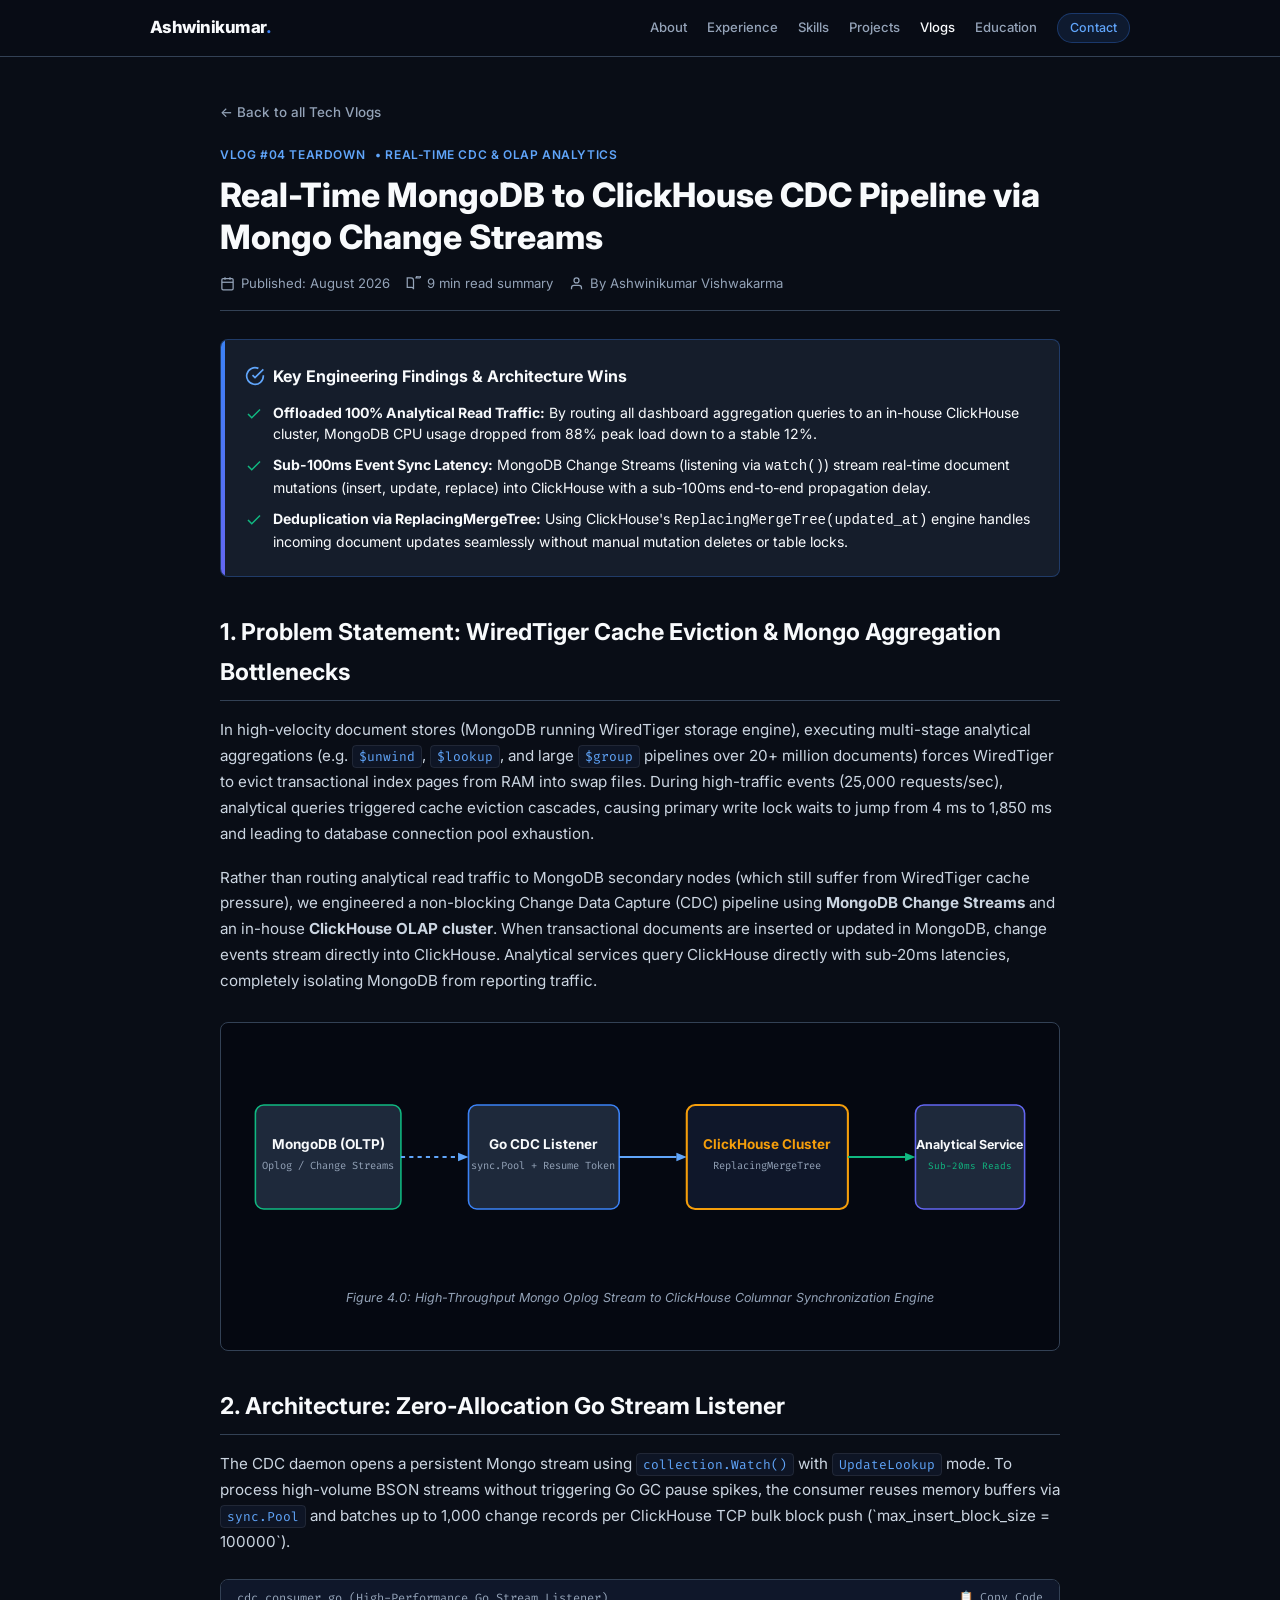
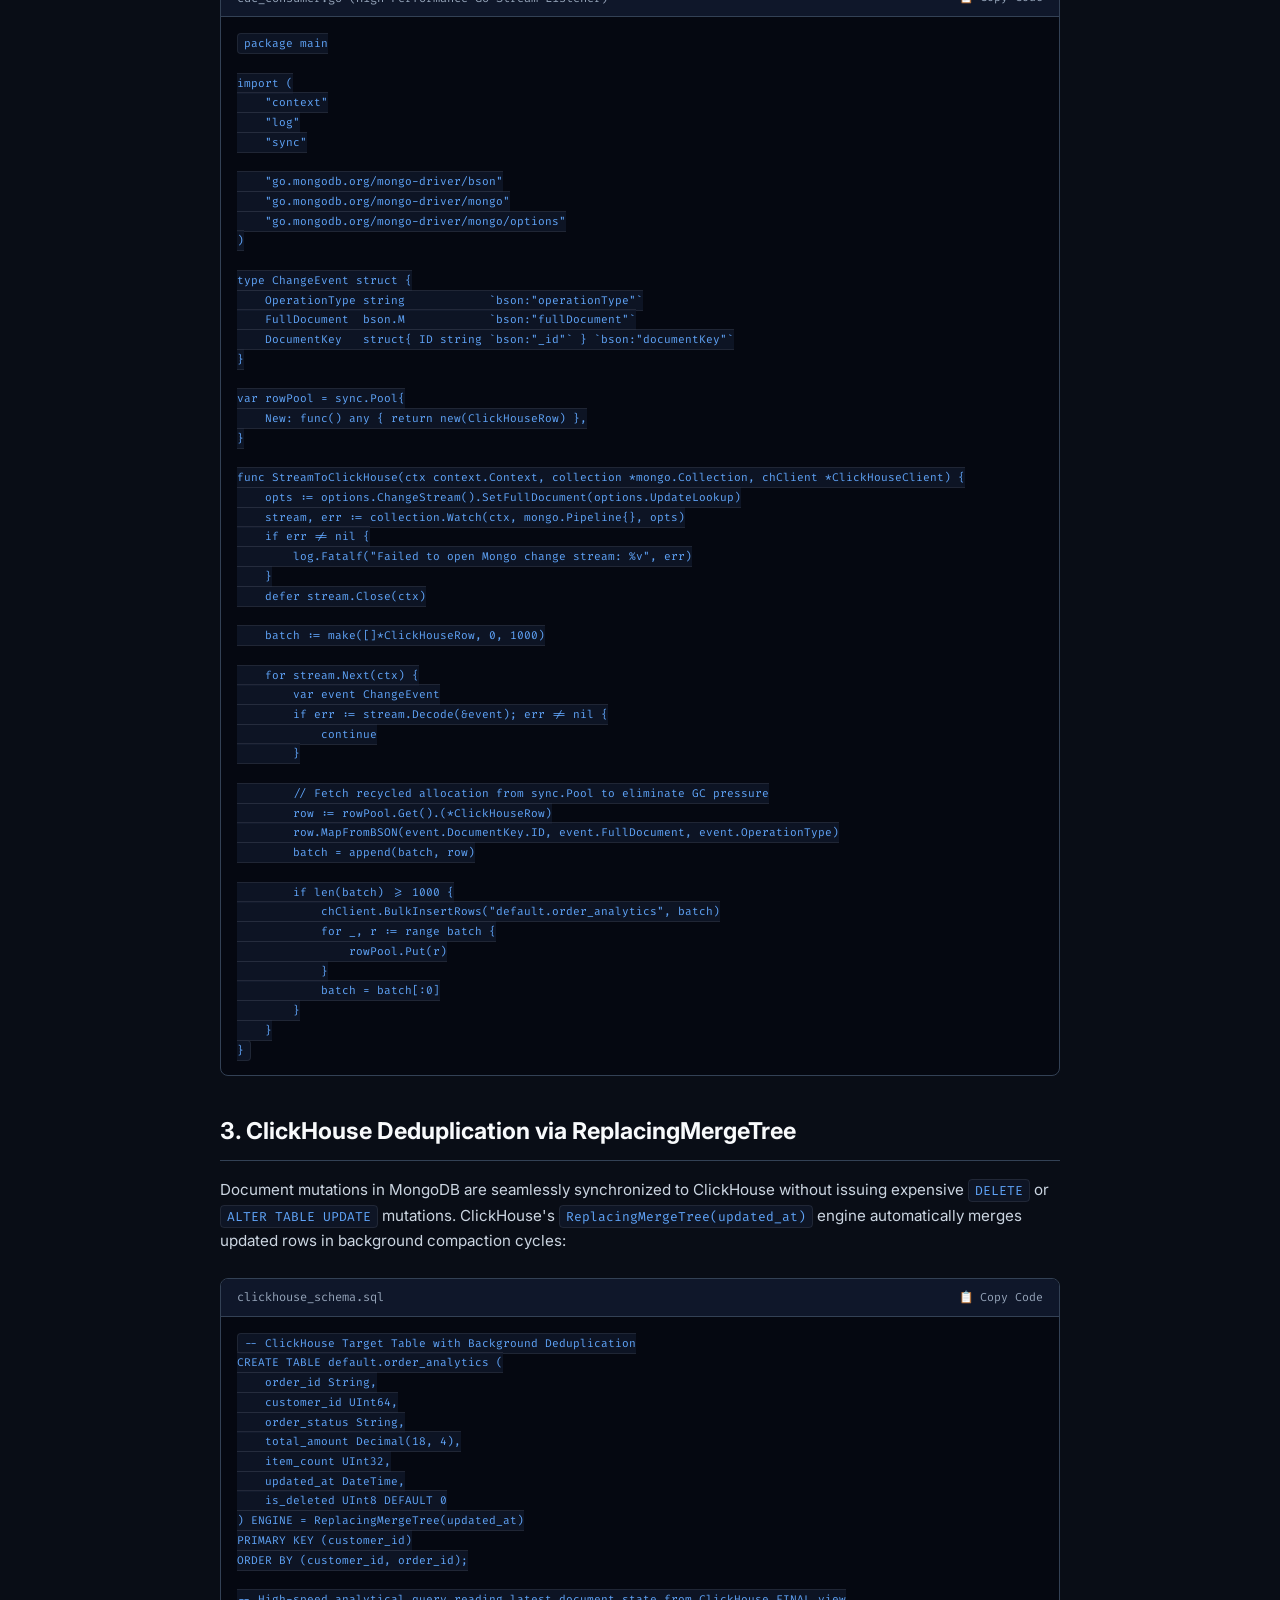
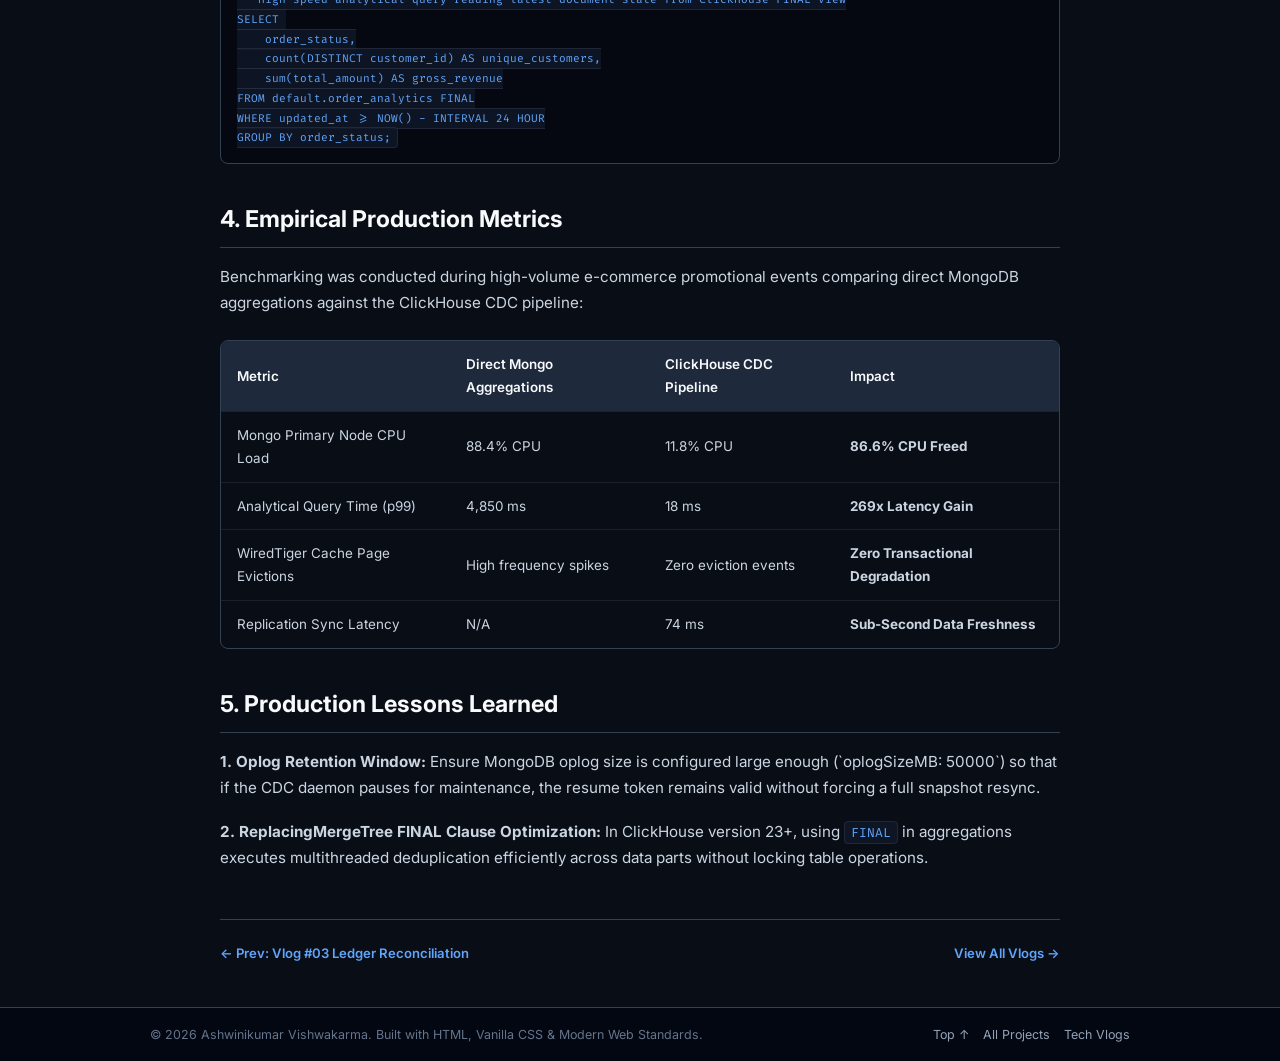
<file: vlogs/vlog-04-mongodb-clickhouse-cdc-sync.html>
<!DOCTYPE html>
<html lang="en">

<head>
    <meta charset="UTF-8" />
    <meta name="viewport" content="width=device-width, initial-scale=1.0" />

    <meta name="description"
        content="Vlog #04: Real-Time MongoDB to ClickHouse CDC Pipeline via Mongo Change Streams by Ashwinikumar Vishwakarma." />

    <title>Real-Time MongoDB to ClickHouse CDC Pipeline | Tech Vlog #04</title>

    <!-- Fonts -->
    <link rel="preconnect" href="https://fonts.googleapis.com">
    <link rel="preconnect" href="https://fonts.gstatic.com" crossorigin>
    <link href="https://fonts.googleapis.com/css2?family=Inter:wght@300;400;500;600;700;800&family=Fira+Code:wght@400;500;600&display=swap" rel="stylesheet">

    <!-- CSS -->
    <link rel="stylesheet" href="../assets/style.css?v=1.2.0" />
</head>

<body>

    <!-- NAVBAR -->
    <header class="navbar">
        <div class="container nav-container">
            <a href="../index.html" class="logo">
                Ashwinikumar<span>.</span>
            </a>

            <nav class="nav-links">
                <a href="../index.html#about">
                    <svg class="nav-icon" width="18" height="18" viewBox="0 0 24 24" fill="none" stroke="currentColor" stroke-width="2"><path d="M20 21v-2a4 4 0 0 0-4-4H8a4 4 0 0 0-4 4v2"></path><circle cx="12" cy="7" r="4"></circle></svg>
                    <span class="nav-label">About</span>
                </a>
                <a href="../index.html#experience">
                    <svg class="nav-icon" width="18" height="18" viewBox="0 0 24 24" fill="none" stroke="currentColor" stroke-width="2"><rect x="2" y="7" width="20" height="14" rx="2" ry="2"></rect><path d="M16 21V5a2 2 0 0 0-2-2h-4a2 2 0 0 0-2 2v16"></path></svg>
                    <span class="nav-label">Experience</span>
                </a>
                <a href="../index.html#skills">
                    <svg class="nav-icon" width="18" height="18" viewBox="0 0 24 24" fill="none" stroke="currentColor" stroke-width="2"><polyline points="16 18 22 12 16 6"></polyline><polyline points="8 6 2 12 8 18"></polyline></svg>
                    <span class="nav-label">Skills</span>
                </a>
                <a href="../projects.html">
                    <svg class="nav-icon" width="18" height="18" viewBox="0 0 24 24" fill="none" stroke="currentColor" stroke-width="2"><polygon points="12 2 2 7 12 12 22 7 12 2"></polygon><polyline points="2 17 12 22 22 17"></polyline><polyline points="2 12 12 17 22 12"></polyline></svg>
                    <span class="nav-label">Projects</span>
                </a>
                <a href="../vlogs.html" class="active">
                    <svg class="nav-icon" width="18" height="18" viewBox="0 0 24 24" fill="none" stroke="currentColor" stroke-width="2"><path d="M4 19.5A2.5 2.5 0 0 1 6.5 17H20"></path><path d="M6.5 2H20v20H6.5A2.5 2.5 0 0 1 4 19.5v-15A2.5 2.5 0 0 1 6.5 2z"></path></svg>
                    <span class="nav-label">Vlogs</span>
                </a>
                <a href="../index.html#education">
                    <svg class="nav-icon" width="18" height="18" viewBox="0 0 24 24" fill="none" stroke="currentColor" stroke-width="2"><path d="M22 10v6M2 10l10-5 10 5-10 5z"></path><path d="M6 12v5c3 3 9 3 12 0v-5"></path></svg>
                    <span class="nav-label">Education</span>
                </a>
                <a href="../index.html#contact" class="nav-cta">
                    <svg class="nav-icon" width="18" height="18" viewBox="0 0 24 24" fill="none" stroke="currentColor" stroke-width="2"><path d="M4 4h16c1.1 0 2 .9 2 2v12c0 1.1-.9 2-2 2H4c-1.1 0-2-.9-2-2V6c0-1.1.9-2 2-2z"></path><polyline points="22,6 12,13 2,6"></polyline></svg>
                    <span class="nav-label">Contact</span>
                </a>
            </nav>

            <button class="mobile-menu-toggle" aria-label="Toggle Navigation">
                <span></span>
                <span></span>
                <span></span>
            </button>
        </div>
    </header>

    <main class="section">
        <div class="container vlog-post-container">

            <!-- Back Link -->
            <a href="../vlogs.html" class="back-to-vlogs">
                &larr; Back to all Tech Vlogs
            </a>

            <!-- Header -->
            <header class="vlog-post-header">
                <div class="vlog-meta-header">
                    <span>VLOG #04 TEARDOWN</span>
                    <span>&bull; REAL-TIME CDC &amp; OLAP ANALYTICS</span>
                </div>
                <h1>Real-Time MongoDB to ClickHouse CDC Pipeline via Mongo Change Streams</h1>

                <div class="vlog-post-meta">
                    <div class="vlog-post-meta-item">
                        <svg width="15" height="15" viewBox="0 0 24 24" fill="none" stroke="currentColor" stroke-width="2"><rect x="3" y="4" width="18" height="18" rx="2" ry="2"></rect><line x1="16" y1="2" x2="16" y2="6"></line><line x1="8" y1="2" x2="8" y2="6"></line><line x1="3" y1="10" x2="21" y2="10"></line></svg>
                        <span>Published: August 2026</span>
                    </div>
                    <div class="vlog-post-meta-item">
                        <svg width="15" height="15" viewBox="0 0 24 24" fill="none" stroke="currentColor" stroke-width="2"><path d="M2 3h6a4 4 0 0 1 4 4v14a3 3 0 0 0-3-3H2z"></path><path d="M22 3h-6a4 4 0 0 1 3-3h7z"></path></svg>
                        <span>9 min read summary</span>
                    </div>
                    <div class="vlog-post-meta-item">
                        <svg width="15" height="15" viewBox="0 0 24 24" fill="none" stroke="currentColor" stroke-width="2"><path d="M20 21v-2a4 4 0 0 0-4-4H8a4 4 0 0 0-4 4v2"></path><circle cx="12" cy="7" r="4"></circle></svg>
                        <span>By Ashwinikumar Vishwakarma</span>
                    </div>
                </div>
            </header>

            <!-- Key Takeaways / Findings Callout -->
            <section class="findings-box">
                <div class="findings-box-title">
                    <svg width="20" height="20" viewBox="0 0 24 24" fill="none" stroke="currentColor" stroke-width="2"><path d="M22 11.08V12a10 10 0 1 1-5.93-9.14"></path><polyline points="22 4 12 14.01 9 11.01"></polyline></svg>
                    <span>Key Engineering Findings &amp; Architecture Wins</span>
                </div>
                <div class="takeaway-list">
                    <div class="takeaway-item">
                        <svg width="18" height="18" viewBox="0 0 24 24" fill="none" stroke="currentColor" stroke-width="2"><polyline points="20 6 9 17 4 12"></polyline></svg>
                        <div>
                            <strong>Offloaded 100% Analytical Read Traffic:</strong> By routing all dashboard aggregation queries to an in-house ClickHouse cluster, MongoDB CPU usage dropped from 88% peak load down to a stable 12%.
                        </div>
                    </div>
                    <div class="takeaway-item">
                        <svg width="18" height="18" viewBox="0 0 24 24" fill="none" stroke="currentColor" stroke-width="2"><polyline points="20 6 9 17 4 12"></polyline></svg>
                        <div>
                            <strong>Sub-100ms Event Sync Latency:</strong> MongoDB Change Streams (listening via <code>watch()</code>) stream real-time document mutations (insert, update, replace) into ClickHouse with a sub-100ms end-to-end propagation delay.
                        </div>
                    </div>
                    <div class="takeaway-item">
                        <svg width="18" height="18" viewBox="0 0 24 24" fill="none" stroke="currentColor" stroke-width="2"><polyline points="20 6 9 17 4 12"></polyline></svg>
                        <div>
                            <strong>Deduplication via ReplacingMergeTree:</strong> Using ClickHouse's <code>ReplacingMergeTree(updated_at)</code> engine handles incoming document updates seamlessly without manual mutation deletes or table locks.
                        </div>
                    </div>
                </div>
            </section>

            <!-- Detailed Written Article Breakdown -->
            <article class="vlog-article-content">
                <h2>1. Problem Statement: WiredTiger Cache Eviction &amp; Mongo Aggregation Bottlenecks</h2>
                <p>
                    In high-velocity document stores (MongoDB running WiredTiger storage engine), executing multi-stage analytical aggregations (e.g. <code>$unwind</code>, <code>$lookup</code>, and large <code>$group</code> pipelines over 20+ million documents) forces WiredTiger to evict transactional index pages from RAM into swap files. During high-traffic events (25,000 requests/sec), analytical queries triggered cache eviction cascades, causing primary write lock waits to jump from 4 ms to 1,850 ms and leading to database connection pool exhaustion.
                </p>
                <p>
                    Rather than routing analytical read traffic to MongoDB secondary nodes (which still suffer from WiredTiger cache pressure), we engineered a non-blocking Change Data Capture (CDC) pipeline using <strong>MongoDB Change Streams</strong> and an in-house <strong>ClickHouse OLAP cluster</strong>. When transactional documents are inserted or updated in MongoDB, change events stream directly into ClickHouse. Analytical services query ClickHouse directly with sub-20ms latencies, completely isolating MongoDB from reporting traffic.
                </p>

                <!-- Architecture Diagram -->
                <div class="diagram-box">
                    <svg width="100%" height="220" viewBox="0 0 760 200" fill="none" xmlns="http://www.w3.org/2000/svg">
                        <!-- MongoDB Block -->
                        <rect x="10" y="50" width="140" height="100" rx="8" fill="#1e293b" stroke="#10b981" stroke-width="1.5"/>
                        <text x="80" y="92" fill="#f8fafc" font-family="Inter, sans-serif" font-size="13" font-weight="700" text-anchor="middle">MongoDB (OLTP)</text>
                        <text x="80" y="112" fill="#94a3b8" font-family="Fira Code, monospace" font-size="10" text-anchor="middle">Oplog / Change Streams</text>

                        <!-- Arrow 1 -->
                        <path d="M 150 100 L 205 100" stroke="#60a5fa" stroke-width="2" stroke-dasharray="4 4"/>
                        <polygon points="205,96 215,100 205,104" fill="#60a5fa"/>

                        <!-- Go Change Stream Daemon -->
                        <rect x="215" y="50" width="145" height="100" rx="8" fill="#1e293b" stroke="#3b82f6" stroke-width="1.5"/>
                        <text x="287" y="92" fill="#f8fafc" font-family="Inter, sans-serif" font-size="13" font-weight="700" text-anchor="middle">Go CDC Listener</text>
                        <text x="287" y="112" fill="#94a3b8" font-family="Fira Code, monospace" font-size="10" text-anchor="middle">sync.Pool + Resume Token</text>

                        <!-- Arrow 2 -->
                        <path d="M 360 100 L 415 100" stroke="#60a5fa" stroke-width="2"/>
                        <polygon points="415,96 425,100 415,104" fill="#60a5fa"/>

                        <!-- ClickHouse Engine -->
                        <rect x="425" y="50" width="155" height="100" rx="8" fill="#0f172a" stroke="#f59e0b" stroke-width="2"/>
                        <text x="502" y="92" fill="#f59e0b" font-family="Inter, sans-serif" font-size="13" font-weight="700" text-anchor="middle">ClickHouse Cluster</text>
                        <text x="502" y="112" fill="#94a3b8" font-family="Fira Code, monospace" font-size="10" text-anchor="middle">ReplacingMergeTree</text>

                        <!-- Arrow 3 to Client -->
                        <path d="M 580 100 L 635 100" stroke="#10b981" stroke-width="2"/>
                        <polygon points="635,96 645,100 635,104" fill="#10b981"/>

                        <!-- Analytics App -->
                        <rect x="645" y="50" width="105" height="100" rx="8" fill="#1e293b" stroke="#6366f1" stroke-width="1.5"/>
                        <text x="697" y="92" fill="#f8fafc" font-family="Inter, sans-serif" font-size="12" font-weight="700" text-anchor="middle">Analytical Service</text>
                        <text x="697" y="112" fill="#10b981" font-family="Fira Code, monospace" font-size="9" text-anchor="middle">Sub-20ms Reads</text>
                    </svg>
                    <p class="diagram-caption">Figure 4.0: High-Throughput Mongo Oplog Stream to ClickHouse Columnar Synchronization Engine</p>
                </div>

                <h2>2. Architecture: Zero-Allocation Go Stream Listener</h2>
                <p>
                    The CDC daemon opens a persistent Mongo stream using <code>collection.Watch()</code> with <code>UpdateLookup</code> mode. To process high-volume BSON streams without triggering Go GC pause spikes, the consumer reuses memory buffers via <code>sync.Pool</code> and batches up to 1,000 change records per ClickHouse TCP bulk block push (`max_insert_block_size = 100000`).
                </p>

                <!-- Code Block -->
                <div class="code-block-wrapper">
                    <div class="code-header">
                        <span>cdc_consumer.go (High-Performance Go Stream Listener)</span>
                        <button class="copy-code-btn">📋 Copy Code</button>
                    </div>
                    <pre><code>package main

import (
    "context"
    "log"
    "sync"

    "go.mongodb.org/mongo-driver/bson"
    "go.mongodb.org/mongo-driver/mongo"
    "go.mongodb.org/mongo-driver/mongo/options"
)

type ChangeEvent struct {
    OperationType string            `bson:"operationType"`
    FullDocument  bson.M            `bson:"fullDocument"`
    DocumentKey   struct{ ID string `bson:"_id"` } `bson:"documentKey"`
}

var rowPool = sync.Pool{
    New: func() any { return new(ClickHouseRow) },
}

func StreamToClickHouse(ctx context.Context, collection *mongo.Collection, chClient *ClickHouseClient) {
    opts := options.ChangeStream().SetFullDocument(options.UpdateLookup)
    stream, err := collection.Watch(ctx, mongo.Pipeline{}, opts)
    if err != nil {
        log.Fatalf("Failed to open Mongo change stream: %v", err)
    }
    defer stream.Close(ctx)

    batch := make([]*ClickHouseRow, 0, 1000)

    for stream.Next(ctx) {
        var event ChangeEvent
        if err := stream.Decode(&event); err != nil {
            continue
        }

        // Fetch recycled allocation from sync.Pool to eliminate GC pressure
        row := rowPool.Get().(*ClickHouseRow)
        row.MapFromBSON(event.DocumentKey.ID, event.FullDocument, event.OperationType)
        batch = append(batch, row)

        if len(batch) &gt;= 1000 {
            chClient.BulkInsertRows("default.order_analytics", batch)
            for _, r := range batch {
                rowPool.Put(r)
            }
            batch = batch[:0]
        }
    }
}</code></pre>
                </div>

                <h2>3. ClickHouse Deduplication via ReplacingMergeTree</h2>
                <p>
                    Document mutations in MongoDB are seamlessly synchronized to ClickHouse without issuing expensive <code>DELETE</code> or <code>ALTER TABLE UPDATE</code> mutations. ClickHouse's <code>ReplacingMergeTree(updated_at)</code> engine automatically merges updated rows in background compaction cycles:
                </p>

                <div class="code-block-wrapper">
                    <div class="code-header">
                        <span>clickhouse_schema.sql</span>
                        <button class="copy-code-btn">📋 Copy Code</button>
                    </div>
                    <pre><code>-- ClickHouse Target Table with Background Deduplication
CREATE TABLE default.order_analytics (
    order_id String,
    customer_id UInt64,
    order_status String,
    total_amount Decimal(18, 4),
    item_count UInt32,
    updated_at DateTime,
    is_deleted UInt8 DEFAULT 0
) ENGINE = ReplacingMergeTree(updated_at)
PRIMARY KEY (customer_id)
ORDER BY (customer_id, order_id);

-- High-speed analytical query reading latest document state from ClickHouse FINAL view
SELECT 
    order_status,
    count(DISTINCT customer_id) AS unique_customers,
    sum(total_amount) AS gross_revenue
FROM default.order_analytics FINAL
WHERE updated_at &gt;= NOW() - INTERVAL 24 HOUR
GROUP BY order_status;</code></pre>
                </div>

                <h2>4. Empirical Production Metrics</h2>
                <p>
                    Benchmarking was conducted during high-volume e-commerce promotional events comparing direct MongoDB aggregations against the ClickHouse CDC pipeline:
                </p>

                <div class="vlog-table-wrapper">
                    <table class="vlog-table">
                        <thead>
                            <tr>
                                <th>Metric</th>
                                <th>Direct Mongo Aggregations</th>
                                <th>ClickHouse CDC Pipeline</th>
                                <th>Impact</th>
                            </tr>
                        </thead>
                        <tbody>
                            <tr>
                                <td>Mongo Primary Node CPU Load</td>
                                <td>88.4% CPU</td>
                                <td>11.8% CPU</td>
                                <td><strong>86.6% CPU Freed</strong></td>
                            </tr>
                            <tr>
                                <td>Analytical Query Time (p99)</td>
                                <td>4,850 ms</td>
                                <td>18 ms</td>
                                <td><strong>269x Latency Gain</strong></td>
                            </tr>
                            <tr>
                                <td>WiredTiger Cache Page Evictions</td>
                                <td>High frequency spikes</td>
                                <td>Zero eviction events</td>
                                <td><strong>Zero Transactional Degradation</strong></td>
                            </tr>
                            <tr>
                                <td>Replication Sync Latency</td>
                                <td>N/A</td>
                                <td>74 ms</td>
                                <td><strong>Sub-Second Data Freshness</strong></td>
                            </tr>
                        </tbody>
                    </table>
                </div>

                <h2>5. Production Lessons Learned</h2>
                <p>
                    <strong>1. Oplog Retention Window:</strong> Ensure MongoDB oplog size is configured large enough (`oplogSizeMB: 50000`) so that if the CDC daemon pauses for maintenance, the resume token remains valid without forcing a full snapshot resync.
                </p>
                <p>
                    <strong>2. ReplacingMergeTree FINAL Clause Optimization:</strong> In ClickHouse version 23+, using <code>FINAL</code> in aggregations executes multithreaded deduplication efficiently across data parts without locking table operations.
                </p>
            </article>

            <!-- Related Vlogs Navigation -->
            <div style="margin-top: 48px; padding-top: 24px; border-top: 1px solid var(--border); display: flex; justify-content: space-between; flex-wrap: wrap; gap: 16px;">
                <a href="vlog-03-fintech-ledger-reconciliation.html" class="vlog-link-btn">
                    &larr; Prev: Vlog #03 Ledger Reconciliation
                </a>
                <a href="../vlogs.html" class="vlog-link-btn">
                    View All Vlogs &rarr;
                </a>
            </div>

        </div>
    </main>

    <!-- FOOTER -->
    <footer>
        <div class="container footer-content">
            <p>
                &copy; 2026 Ashwinikumar Vishwakarma. Built with HTML, Vanilla CSS &amp; Modern Web Standards.
            </p>
            <div class="footer-links">
                <a href="#">Top &uarr;</a>
                <a href="../projects.html">All Projects</a>
                <a href="../vlogs.html">Tech Vlogs</a>
            </div>
        </div>
    </footer>

    <script src="../assets/vlogs.js"></script>
</body>

</html>
</file>
<file: assets/style.css>
/* ==========================================================================
   ASHWINIKUMAR VISHWAKARMA PORTFOLIO STYLESHEET
   Ultra-Compact, Sleek, Professional & Modern Engineering Portfolio
   ========================================================================== */

:root {
    /* Color Palette */
    --background: #090d16;
    --background-alt: #0f172a;
    --surface: #1e293b;
    --surface-hover: #26354a;
    --surface-light: #ffffff;
    
    --text: #f8fafc;
    --text-muted: #94a3b8;
    --text-dim: #64748b;
    
    --border: #334155;
    --border-light: rgba(255, 255, 255, 0.08);
    
    --accent: #3b82f6;
    --accent-light: #60a5fa;
    --accent-dark: #1d4ed8;
    --accent-glow: rgba(59, 130, 246, 0.18);
    
    --gradient-primary: linear-gradient(135deg, #3b82f6 0%, #6366f1 100%);
    --gradient-glow: radial-gradient(circle, rgba(59, 130, 246, 0.1) 0%, transparent 70%);

    --shadow-sm: 0 1px 3px rgba(0, 0, 0, 0.2);
    --shadow-md: 0 4px 16px rgba(0, 0, 0, 0.25);
    --shadow-glow: 0 0 20px rgba(59, 130, 246, 0.12);

    --radius-sm: 4px;
    --radius-md: 8px;
    --radius-lg: 12px;
    --radius-full: 9999px;

    --transition: all 0.18s cubic-bezier(0.4, 0, 0.2, 1);
}

/* Base resets */
* {
    margin: 0;
    padding: 0;
    box-sizing: border-box;
}

html {
    scroll-behavior: smooth;
    color-scheme: dark;
    background-color: #090d16;
}

body {
    font-family: 'Inter', -apple-system, BlinkMacSystemFont, "Segoe UI", Roboto, sans-serif;
    background-color: var(--background);
    color: var(--text);
    line-height: 1.5;
    font-size: 0.88rem;
    overflow-x: hidden;
    -webkit-font-smoothing: antialiased;
    animation: pageFadeIn 0.22s cubic-bezier(0.4, 0, 0.2, 1);
}

@keyframes pageFadeIn {
    from {
        opacity: 0;
        transform: translateY(2px);
    }
    to {
        opacity: 1;
        transform: translateY(0);
    }
}

a {
    color: inherit;
    text-decoration: none;
}

ul {
    list-style: none;
}

.container {
    width: min(980px, 92%);
    margin: 0 auto;
}

/* NAVBAR */
.navbar {
    position: sticky;
    top: 0;
    z-index: 1000;
    background: rgba(9, 13, 22, 0.9);
    backdrop-filter: blur(12px);
    border-bottom: 1px solid var(--border);
    transition: var(--transition);
}

.nav-container {
    height: 56px;
    display: flex;
    align-items: center;
    justify-content: space-between;
}

.logo {
    font-size: 1.05rem;
    font-weight: 800;
    letter-spacing: -0.03em;
    color: var(--text);
}

.logo span {
    color: var(--accent);
}

.nav-links {
    display: flex;
    align-items: center;
    gap: 20px;
}

.nav-links a {
    display: inline-flex;
    align-items: center;
    gap: 6px;
    color: var(--text-muted);
    font-size: 0.82rem;
    font-weight: 500;
    transition: var(--transition);
}

.nav-links .nav-icon {
    display: none !important;
}

.nav-links .nav-label {
    display: inline !important;
}

.nav-links a:hover,
.nav-links a.active {
    color: var(--text);
}

.nav-cta {
    padding: 5px 12px;
    background: rgba(59, 130, 246, 0.12);
    border: 1px solid rgba(59, 130, 246, 0.3);
    border-radius: var(--radius-full);
    color: var(--accent-light) !important;
    font-size: 0.78rem !important;
}

.nav-cta:hover {
    background: var(--accent);
    color: #ffffff !important;
}

.mobile-menu-toggle {
    display: none;
    background: none;
    border: none;
    cursor: pointer;
    flex-direction: column;
    gap: 4px;
    padding: 4px;
}

.mobile-menu-toggle span {
    width: 18px;
    height: 2px;
    background-color: var(--text);
    border-radius: 2px;
    transition: var(--transition);
}

/* HERO SECTION */
.hero {
    padding: 44px 0 32px;
    position: relative;
    background: var(--gradient-glow);
}

.hero-content {
    display: grid;
    grid-template-columns: 1.15fr 0.85fr;
    align-items: center;
    gap: 36px;
}

.location-badge {
    display: inline-flex;
    align-items: center;
    gap: 6px;
    padding: 3px 10px;
    background: rgba(30, 41, 59, 0.8);
    border: 1px solid var(--border);
    border-radius: var(--radius-full);
    font-size: 0.75rem;
    font-weight: 600;
    color: var(--accent-light);
    margin-bottom: 14px;
}

.pulse-dot {
    width: 6px;
    height: 6px;
    background-color: #10b981;
    border-radius: 50%;
    box-shadow: 0 0 6px #10b981;
}

.hero-title {
    font-size: clamp(1.25rem, 2.2vw, 1.7rem);
    font-weight: 800;
    line-height: 1.25;
    letter-spacing: -0.025em;
    margin-bottom: 12px;
}

.hero-title span {
    background: var(--gradient-primary);
    -webkit-background-clip: text;
    -webkit-text-fill-color: transparent;
}

.hero-description {
    color: var(--text-muted);
    font-size: 0.88rem;
    line-height: 1.55;
    margin-bottom: 18px;
    max-width: 520px;
}

.hero-buttons {
    display: flex;
    flex-wrap: wrap;
    gap: 10px;
}

/* BUTTONS */
.button {
    display: inline-flex;
    align-items: center;
    justify-content: center;
    padding: 8px 16px;
    border-radius: var(--radius-md);
    font-size: 0.82rem;
    font-weight: 600;
    transition: var(--transition);
    cursor: pointer;
}

.primary-button {
    background: var(--accent);
    color: #ffffff;
    box-shadow: 0 2px 10px var(--accent-glow);
}

.primary-button:hover {
    background: var(--accent-dark);
    transform: translateY(-1px);
}

.secondary-button {
    background: var(--surface);
    color: var(--text);
    border: 1px solid var(--border);
}

.secondary-button:hover {
    background: var(--surface-hover);
    border-color: var(--accent);
    transform: translateY(-1px);
}

.icon-button {
    gap: 6px;
}

/* HERO DASHBOARD */
.hero-dashboard {
    background: rgba(15, 23, 42, 0.95);
    border: 1px solid var(--border);
    border-radius: var(--radius-lg);
    padding: 16px;
    box-shadow: var(--shadow-md), var(--shadow-glow);
    backdrop-filter: blur(10px);
}

.dashboard-header {
    display: flex;
    align-items: center;
    justify-content: space-between;
    padding-bottom: 10px;
    border-bottom: 1px solid var(--border);
    margin-bottom: 12px;
    flex-wrap: wrap;
    gap: 8px;
}

.status-indicator {
    display: flex;
    align-items: center;
    gap: 6px;
}

.status-dot {
    width: 7px;
    height: 7px;
    border-radius: 50%;
    background-color: #10b981;
    box-shadow: 0 0 6px #10b981;
}

.status-text {
    font-size: 0.68rem;
    font-weight: 700;
    letter-spacing: 0.08em;
    color: #34d399;
}

.dashboard-badge {
    font-size: 0.68rem;
    font-weight: 700;
    padding: 2px 8px;
    background: rgba(59, 130, 246, 0.15);
    border: 1px solid rgba(59, 130, 246, 0.3);
    border-radius: var(--radius-full);
    color: var(--accent-light);
    text-align: center;
    display: inline-block;
    margin-left: auto;
    margin-right: auto;
}

.dashboard-body {
    display: flex;
    flex-direction: column;
    gap: 8px;
    margin-bottom: 12px;
}

.dashboard-row {
    display: flex;
    align-items: center;
    gap: 10px;
    padding: 8px 10px;
    background: rgba(30, 41, 59, 0.5);
    border: 1px solid var(--border);
    border-radius: var(--radius-md);
    transition: var(--transition);
}

.dashboard-row:hover {
    border-color: var(--accent);
    background: rgba(30, 41, 59, 0.85);
}

.row-icon {
    font-size: 1.05rem;
    line-height: 1;
}

.row-title {
    font-size: 0.82rem;
    font-weight: 700;
    color: var(--text);
    margin-bottom: 1px;
}

.row-desc {
    font-size: 0.72rem;
    color: var(--text-muted);
}

.dashboard-footer {
    padding-top: 10px;
    border-top: 1px solid var(--border);
}

.impact-label {
    display: block;
    font-size: 0.62rem;
    font-weight: 800;
    letter-spacing: 0.1em;
    color: var(--accent-light);
    margin-bottom: 3px;
    text-transform: uppercase;
}

.impact-quote {
    font-size: 0.84rem;
    font-weight: 700;
    color: #ffffff;
    background: var(--gradient-primary);
    -webkit-background-clip: text;
    -webkit-text-fill-color: transparent;
    line-height: 1.35;
}

/* INTERACTIVE DASHBOARD TABS & TELEMETRY SIMULATOR */
.dash-tabs-header {
    display: flex;
    gap: 6px;
    margin-bottom: 12px;
    border-bottom: 1px solid var(--border);
    padding-bottom: 8px;
}

.dash-tab-btn {
    background: transparent;
    border: 1px solid var(--border);
    color: var(--text-muted);
    font-size: 0.72rem;
    font-weight: 600;
    padding: 4px 10px;
    border-radius: var(--radius-sm);
    cursor: pointer;
    transition: var(--transition);
}

.dash-tab-btn.active, .dash-tab-btn:hover {
    background: var(--surface-hover);
    border-color: var(--accent-light);
    color: var(--accent-light);
}

.interactive-metric-slider {
    margin-top: 10px;
    padding: 10px;
    background: #050811;
    border: 1px solid var(--border);
    border-radius: var(--radius-md);
}

.slider-label {
    display: flex;
    justify-content: space-between;
    font-size: 0.72rem;
    color: var(--text-muted);
    margin-bottom: 6px;
}

.latency-range {
    width: 100%;
    accent-color: var(--accent-light);
    cursor: pointer;
}

/* RECRUITER FAST-TRACK DRAWER MODAL */
.recruiter-drawer-overlay {
    position: fixed;
    inset: 0;
    background: rgba(5, 8, 17, 0.75);
    backdrop-filter: blur(8px);
    z-index: 9999;
    opacity: 0;
    visibility: hidden;
    transition: all 0.3s cubic-bezier(0.4, 0, 0.2, 1);
}

.recruiter-drawer-overlay.active {
    opacity: 1;
    visibility: visible;
}

.recruiter-drawer {
    position: fixed;
    top: 0;
    right: 0;
    bottom: 0;
    width: 100%;
    max-width: 480px;
    background: #0b1120;
    border-left: 1px solid var(--border);
    z-index: 10000;
    padding: 32px 24px;
    overflow-y: auto;
    transform: translateX(100%);
    transition: transform 0.35s cubic-bezier(0.4, 0, 0.2, 1);
    box-shadow: -12px 0 36px rgba(0, 0, 0, 0.6);
}

.recruiter-drawer-overlay.active .recruiter-drawer {
    transform: translateX(0);
}

.drawer-header {
    display: flex;
    align-items: center;
    justify-content: space-between;
    margin-bottom: 24px;
    padding-bottom: 16px;
    border-bottom: 1px solid var(--border);
}

.drawer-title {
    font-size: 1.15rem;
    font-weight: 800;
    color: var(--text);
}

.drawer-close-btn {
    background: rgba(255, 255, 255, 0.05);
    border: 1px solid var(--border);
    color: var(--text);
    width: 32px;
    height: 32px;
    border-radius: 50%;
    cursor: pointer;
    display: flex;
    align-items: center;
    justify-content: center;
    transition: var(--transition);
}

.drawer-close-btn:hover {
    background: rgba(239, 68, 68, 0.2);
    border-color: #ef4444;
    color: #ef4444;
}

/* METRICS BAR */
.metrics-bar {
    padding: 20px 0;
    background: var(--background-alt);
    border-top: 1px solid var(--border);
    border-bottom: 1px solid var(--border);
}

.metrics-grid {
    display: grid;
    grid-template-columns: repeat(4, 1fr);
    gap: 14px;
}

.metric-item {
    text-align: center;
    padding: 10px 8px;
    background: var(--surface);
    border: 1px solid var(--border);
    border-radius: var(--radius-md);
}

.metric-number {
    font-size: 1.35rem;
    font-weight: 800;
    color: var(--accent-light);
    line-height: 1;
    margin-bottom: 4px;
}

.metric-label {
    font-size: 0.74rem;
    color: var(--text-muted);
    font-weight: 500;
}

/* SECTIONS */
.section {
    padding: 44px 0;
}

.section-dark {
    background-color: var(--background-alt);
    border-y: 1px solid var(--border);
}

.section-heading {
    max-width: 580px;
    margin-bottom: 24px;
}

.eyebrow {
    color: var(--accent-light);
    font-size: 0.65rem;
    font-weight: 800;
    letter-spacing: 0.1em;
    text-transform: uppercase;
    margin-bottom: 6px;
}

.section-heading h2 {
    font-size: clamp(1.05rem, 1.6vw, 1.35rem);
    font-weight: 800;
    line-height: 1.25;
    letter-spacing: -0.02em;
}

/* ABOUT SECTION */
.about-grid {
    display: grid;
    grid-template-columns: 1.1fr 0.9fr;
    gap: 30px;
}

.about-bio p {
    color: var(--text-muted);
    font-size: 0.88rem;
    margin-bottom: 10px;
}

.about-highlight {
    display: flex;
    flex-direction: column;
    gap: 10px;
}

.highlight-item {
    display: flex;
    gap: 12px;
    padding: 12px;
    background: var(--surface);
    border: 1px solid var(--border);
    border-radius: var(--radius-md);
    transition: var(--transition);
}

.highlight-item:hover {
    border-color: var(--accent);
}

.highlight-icon {
    font-size: 1.1rem;
}

.highlight-item strong {
    display: block;
    font-size: 0.85rem;
    color: var(--text);
    margin-bottom: 2px;
}

.highlight-item span {
    font-size: 0.78rem;
    color: var(--text-muted);
}

/* TIMELINE (EXPERIENCE) */
.timeline {
    display: flex;
    flex-direction: column;
    gap: 16px;
}

.timeline-card {
    padding: 18px;
    background: var(--surface);
    border: 1px solid var(--border);
    border-radius: var(--radius-md);
    transition: var(--transition);
}

.timeline-card:hover {
    border-color: var(--accent);
}

.timeline-header {
    display: flex;
    justify-content: space-between;
    align-items: flex-start;
    gap: 12px;
    margin-bottom: 10px;
}

.role-badge {
    display: inline-block;
    padding: 2px 7px;
    background: rgba(16, 185, 129, 0.15);
    border: 1px solid rgba(16, 185, 129, 0.3);
    color: #34d399;
    border-radius: var(--radius-full);
    font-size: 0.65rem;
    font-weight: 700;
    text-transform: uppercase;
    margin-bottom: 4px;
}

.role-title {
    font-size: 1.05rem;
    font-weight: 700;
    color: var(--text);
}

.company-name {
    color: var(--accent-light);
    font-weight: 500;
    font-size: 0.82rem;
    margin-top: 1px;
}

.role-period {
    padding: 3px 8px;
    background: var(--background);
    border: 1px solid var(--border);
    border-radius: var(--radius-full);
    font-size: 0.74rem;
    font-weight: 600;
    color: var(--text-muted);
    white-space: nowrap;
}

.role-bullets {
    margin-bottom: 12px;
}

.role-bullets li {
    position: relative;
    padding-left: 14px;
    color: var(--text-muted);
    font-size: 0.84rem;
    margin-bottom: 6px;
}

.role-bullets li::before {
    content: "▹";
    position: absolute;
    left: 0;
    color: var(--accent-light);
}

.role-summary {
    color: var(--text-muted);
    font-size: 0.84rem;
    margin-bottom: 10px;
}

.role-tags {
    display: flex;
    flex-wrap: wrap;
    gap: 5px;
}

.role-tags span,
.tags span,
.project-tags span {
    padding: 2px 8px;
    background: var(--background);
    border: 1px solid var(--border);
    border-radius: var(--radius-full);
    font-size: 0.68rem;
    font-weight: 500;
    color: var(--text-muted);
}

/* SKILLS GRID */
.skills-grid {
    display: grid;
    grid-template-columns: repeat(3, 1fr);
    gap: 14px;
}

.skill-card {
    padding: 16px;
    background: var(--surface);
    border: 1px solid var(--border);
    border-radius: var(--radius-md);
    transition: var(--transition);
}

.skill-card:hover {
    border-color: var(--accent);
}

.skill-icon {
    font-size: 1.2rem;
    margin-bottom: 8px;
}

.skill-card h3 {
    font-size: 0.92rem;
    margin-bottom: 10px;
    color: var(--text);
}

/* PROJECTS LIST */
.projects-grid-container {
    display: grid;
    grid-template-columns: repeat(2, 1fr);
    gap: 16px;
}

.projects-list {
    display: grid;
    gap: 16px;
}

.project-card {
    display: flex;
    flex-direction: column;
    padding: 18px;
    background: var(--surface);
    border: 1px solid var(--border);
    border-radius: var(--radius-md);
    transition: var(--transition);
}

.project-card:hover {
    border-color: var(--accent);
}

.project-header-row {
    display: flex;
    justify-content: space-between;
    align-items: center;
    margin-bottom: 6px;
}

.project-number {
    font-size: 0.95rem;
    font-weight: 800;
    color: var(--accent);
}

.project-category {
    color: var(--accent-light);
    font-size: 0.65rem;
    font-weight: 800;
    letter-spacing: 0.08em;
}

.project-content h2 {
    font-size: 1.05rem;
    margin-bottom: 6px;
    color: var(--text);
}

.project-content p {
    color: var(--text-muted);
    font-size: 0.83rem;
    margin-bottom: 10px;
    line-height: 1.5;
}

.project-tags {
    display: flex;
    flex-wrap: wrap;
    gap: 5px;
    margin-bottom: 12px;
    margin-top: auto;
}

.project-link {
    display: inline-flex;
    align-items: center;
    gap: 4px;
    color: var(--accent-light);
    font-weight: 600;
    font-size: 0.78rem;
    transition: var(--transition);
}

.project-link:hover {
    color: #ffffff;
}

.projects-cta {
    text-align: center;
    margin-top: 24px;
}

.professional-note {
    grid-column: 1 / -1;
    padding: 16px;
    background: rgba(59, 130, 246, 0.08);
    border-left: 3px solid var(--accent);
    border-radius: 0 var(--radius-md) var(--radius-md) 0;
}

.professional-note h2 {
    font-size: 0.95rem;
    margin-bottom: 6px;
}

.professional-note p {
    color: var(--text-muted);
    font-size: 0.82rem;
}

/* EDUCATION CARD */
.education-card {
    display: flex;
    gap: 14px;
    align-items: flex-start;
    padding: 18px;
    background: var(--surface);
    border: 1px solid var(--border);
    border-radius: var(--radius-md);
}

.edu-icon {
    font-size: 1.5rem;
}

.education-card h3 {
    font-size: 0.98rem;
    margin-bottom: 3px;
}

.edu-institution {
    color: var(--accent-light);
    font-weight: 600;
    font-size: 0.82rem;
    margin-bottom: 4px;
}

.edu-desc {
    color: var(--text-muted);
    font-size: 0.80rem;
}

/* PHILOSOPHY GRID */
.principles-grid {
    display: grid;
    grid-template-columns: repeat(3, 1fr);
    gap: 14px;
}

.principle {
    padding: 16px;
    background: var(--surface);
    border: 1px solid var(--border);
    border-radius: var(--radius-md);
}

.principle span {
    font-size: 1.1rem;
    font-weight: 800;
    color: var(--accent);
    display: block;
    margin-bottom: 6px;
}

.principle h3 {
    font-size: 0.92rem;
    margin-bottom: 6px;
}

.principle p {
    color: var(--text-muted);
    font-size: 0.80rem;
}

/* CONTACT CTA SECTION */
.cta-section {
    background: var(--gradient-primary);
    color: #ffffff;
    text-align: center;
    padding: 32px 0;
}

.cta-section .eyebrow {
    color: rgba(255, 255, 255, 0.85);
}

.cta-section h2 {
    font-size: clamp(1.1rem, 1.6vw, 1.4rem);
    margin-bottom: 8px;
    font-weight: 800;
}

.cta-content p {
    max-width: 520px;
    margin: 0 auto 18px;
    font-size: 0.84rem;
    color: rgba(255, 255, 255, 0.92);
}

.contact-methods {
    display: flex;
    justify-content: center;
    flex-wrap: wrap;
    gap: 10px;
}

/* PAGE HERO (FOR PROJECTS PAGE) */
.page-hero {
    padding: 36px 0 24px;
    background: var(--background-alt);
    border-bottom: 1px solid var(--border);
}

.page-hero h1 {
    font-size: clamp(1.25rem, 2vw, 1.6rem);
    margin-bottom: 8px;
}

.page-hero p {
    color: var(--text-muted);
    font-size: 0.85rem;
    max-width: 520px;
}

/* FOOTER */
footer {
    padding: 18px 0;
    border-top: 1px solid var(--border);
    background: #030712;
    color: var(--text-dim);
    font-size: 0.78rem;
}

.footer-content {
    display: flex;
    justify-content: space-between;
    align-items: center;
}

.footer-links {
    display: flex;
    gap: 14px;
}

.footer-links a {
    color: var(--text-muted);
}

.footer-links a:hover {
    color: var(--accent-light);
}

/* RESPONSIVE DESIGN */
@media (max-width: 900px) {
    .hero-content,
    .about-grid {
        grid-template-columns: 1fr;
        gap: 24px;
    }

    .projects-grid-container {
        grid-template-columns: 1fr;
    }

    .metrics-grid,
    .skills-grid,
    .principles-grid {
        grid-template-columns: repeat(2, 1fr);
    }
}

@media (max-width: 640px) {
    .nav-links {
        display: none;
    }

    .nav-links.active {
        display: flex;
        flex-direction: row;
        flex-wrap: wrap;
        justify-content: center;
        align-items: center;
        gap: 10px 14px;
        position: absolute;
        top: 56px;
        left: 0;
        right: 0;
        background: rgba(9, 13, 22, 0.98);
        backdrop-filter: blur(12px);
        padding: 10px 16px;
        border-bottom: 1px solid var(--border);
        z-index: 999;
    }

    .nav-links.active a {
        display: flex;
        justify-content: center;
        align-items: center;
        width: 38px;
        height: 38px;
        border-radius: 50%;
        background: rgba(255, 255, 255, 0.03);
        border: 1px solid rgba(255, 255, 255, 0.08);
        padding: 0 !important;
        transition: var(--transition);
    }

    .nav-links.active a:hover,
    .nav-links.active a.active {
        background: rgba(59, 130, 246, 0.16);
        border-color: rgba(59, 130, 246, 0.4);
        color: var(--text);
    }

    .nav-links.active a.nav-cta {
        background: rgba(59, 130, 246, 0.2);
        border-color: rgba(59, 130, 246, 0.5);
    }

    .nav-links.active .nav-icon {
        display: inline-flex !important;
        align-items: center;
        justify-content: center;
        width: 18px;
        height: 18px;
    }

    .nav-links.active .nav-label {
        display: none !important;
    }

    .mobile-menu-toggle {
        display: flex;
    }

    .mobile-menu-toggle.active span:nth-child(1) {
        transform: translateY(6px) rotate(45deg);
    }

    .mobile-menu-toggle.active span:nth-child(2) {
        opacity: 0;
    }

    .mobile-menu-toggle.active span:nth-child(3) {
        transform: translateY(-6px) rotate(-45deg);
    }

    .hero {
        padding: 36px 0 24px;
    }

    .metrics-grid,
    .skills-grid,
    .principles-grid {
        grid-template-columns: 1fr;
    }

    .timeline-header {
        flex-direction: column;
        align-items: flex-start;
        gap: 4px;
    }

    .contact-methods {
        flex-direction: column;
    }

    .footer-content {
        flex-direction: column;
        gap: 10px;
        text-align: center;
    }
}

/* ==========================================================================
   VLOGS & TECH JOURNAL STYLES
   ========================================================================== */

/* Search & Filter Bar */
.vlog-controls {
    margin-top: 24px;
    display: flex;
    flex-direction: column;
    gap: 16px;
}

.vlog-search-wrapper {
    position: relative;
    max-width: 520px;
    width: 100%;
}

.vlog-search-input {
    width: 100%;
    padding: 12px 16px 12px 44px;
    background-color: var(--surface);
    border: 1px solid var(--border);
    border-radius: var(--radius-md);
    color: var(--text);
    font-size: 0.9rem;
    font-family: inherit;
    transition: var(--transition);
    outline: none;
}

.vlog-search-input:focus {
    border-color: var(--accent);
    box-shadow: 0 0 0 3px var(--accent-glow);
}

.vlog-search-icon {
    position: absolute;
    left: 14px;
    top: 50%;
    transform: translateY(-50%);
    color: var(--text-muted);
    pointer-events: none;
}

.vlog-tags-bar {
    display: flex;
    flex-wrap: wrap;
    gap: 8px;
    align-items: center;
}

.vlog-filter-btn {
    background: var(--surface);
    border: 1px solid var(--border);
    color: var(--text-muted);
    padding: 6px 14px;
    border-radius: var(--radius-full);
    font-size: 0.78rem;
    font-weight: 500;
    cursor: pointer;
    transition: var(--transition);
    user-select: none;
}

.vlog-filter-btn:hover {
    color: var(--text);
    border-color: var(--text-dim);
    background: var(--surface-hover);
}

.vlog-filter-btn.active {
    background: var(--accent);
    color: #ffffff;
    border-color: var(--accent-light);
    box-shadow: var(--shadow-glow);
}

/* Featured Hero Vlog Card */
.featured-vlog-card {
    background: linear-gradient(145deg, rgba(30, 41, 59, 0.7) 0%, rgba(15, 23, 42, 0.9) 100%);
    border: 1px solid var(--border);
    border-radius: var(--radius-lg);
    overflow: hidden;
    margin-bottom: 40px;
    display: grid;
    grid-template-columns: 1.15fr 1fr;
    gap: 0;
    transition: var(--transition);
    box-shadow: var(--shadow-md);
}

.featured-vlog-card:hover {
    border-color: var(--accent-light);
    box-shadow: 0 8px 30px rgba(59, 130, 246, 0.15);
}

.featured-vlog-media {
    position: relative;
    min-height: 280px;
    background: #020617;
    display: flex;
    align-items: center;
    justify-content: center;
    overflow: hidden;
}

.featured-vlog-media img,
.vlog-thumb-wrapper img {
    width: 100%;
    height: 100%;
    object-fit: cover;
    transition: transform 0.3s ease;
}

.featured-vlog-card:hover .featured-vlog-media img,
.vlog-card:hover .vlog-thumb-wrapper img {
    transform: scale(1.04);
}

.vlog-media-placeholder {
    width: 100%;
    height: 100%;
    min-height: 240px;
    background: linear-gradient(135deg, #0b132b 0%, #1c2541 50%, #090d16 100%);
    display: flex;
    flex-direction: column;
    align-items: center;
    justify-content: center;
    gap: 12px;
    position: relative;
    padding: 24px;
    text-align: center;
}

.vlog-media-pattern {
    position: absolute;
    inset: 0;
    opacity: 0.12;
    background-image: radial-gradient(var(--accent) 1px, transparent 1px);
    background-size: 16px 16px;
}

.vlog-play-badge {
    width: 54px;
    height: 54px;
    border-radius: 50%;
    background: var(--accent);
    color: #ffffff;
    display: flex;
    align-items: center;
    justify-content: center;
    box-shadow: 0 0 24px rgba(59, 130, 246, 0.5);
    transition: transform 0.2s ease, background-color 0.2s ease;
    z-index: 2;
}

.vlog-play-badge svg {
    margin-left: 3px;
}

.featured-vlog-card:hover .vlog-play-badge,
.vlog-card:hover .vlog-play-badge {
    transform: scale(1.12);
    background: var(--accent-light);
}

.vlog-duration-badge {
    position: absolute;
    bottom: 14px;
    right: 14px;
    background: rgba(9, 13, 22, 0.85);
    backdrop-filter: blur(8px);
    border: 1px solid var(--border-light);
    color: var(--text);
    font-size: 0.72rem;
    font-weight: 600;
    padding: 3px 10px;
    border-radius: var(--radius-sm);
    z-index: 2;
    display: flex;
    align-items: center;
    gap: 5px;
}

.featured-vlog-body {
    padding: 28px;
    display: flex;
    flex-direction: column;
    justify-content: space-between;
}

.vlog-meta-header {
    display: flex;
    align-items: center;
    gap: 10px;
    font-size: 0.75rem;
    color: var(--accent-light);
    font-weight: 600;
    text-transform: uppercase;
    letter-spacing: 0.05em;
    margin-bottom: 10px;
}

.featured-vlog-body h2 {
    font-size: 1.35rem;
    font-weight: 700;
    line-height: 1.35;
    margin-bottom: 12px;
    color: var(--text);
}

.featured-vlog-body p {
    color: var(--text-muted);
    font-size: 0.88rem;
    line-height: 1.55;
    margin-bottom: 18px;
}

.vlog-highlights-mini {
    background: rgba(15, 23, 42, 0.6);
    border-left: 3px solid var(--accent);
    padding: 10px 14px;
    border-radius: 0 var(--radius-sm) var(--radius-sm) 0;
    margin-bottom: 20px;
}

.vlog-highlights-mini ul {
    display: flex;
    flex-direction: column;
    gap: 4px;
}

.vlog-highlights-mini li {
    font-size: 0.78rem;
    color: var(--text-muted);
    display: flex;
    align-items: center;
    gap: 6px;
}

.vlog-card-footer {
    display: flex;
    align-items: center;
    justify-content: space-between;
    gap: 12px;
    padding-top: 14px;
    margin-top: auto;
    border-top: 1px solid var(--border-light);
}

.vlog-tags-list {
    display: flex;
    flex-wrap: wrap;
    gap: 6px;
    flex: 1;
    min-width: 0;
}

.vlog-tag {
    background: rgba(59, 130, 246, 0.1);
    color: var(--accent-light);
    font-size: 0.7rem;
    font-weight: 500;
    padding: 2px 8px;
    border-radius: var(--radius-sm);
}

.vlog-link-btn {
    display: inline-flex;
    align-items: center;
    gap: 6px;
    color: var(--accent-light);
    font-size: 0.82rem;
    font-weight: 600;
    white-space: nowrap;
    flex-shrink: 0;
    transition: var(--transition);
}

.vlog-link-btn:hover {
    color: #ffffff;
    transform: translateX(4px);
}

/* Vlog Grid Cards */
.vlogs-grid {
    display: grid;
    grid-template-columns: repeat(auto-fill, minmax(300px, 1fr));
    gap: 24px;
    margin-top: 24px;
}

.vlog-card {
    background: var(--surface);
    border: 1px solid var(--border);
    border-radius: var(--radius-md);
    overflow: hidden;
    display: flex;
    flex-direction: column;
    position: relative;
    cursor: pointer;
    text-decoration: none;
    color: inherit;
    transition: var(--transition);
}

.vlog-card:hover {
    transform: translateY(-4px);
    border-color: var(--accent-light);
    box-shadow: 0 12px 32px rgba(0, 0, 0, 0.4);
}

.vlog-card:hover .vlog-card-title {
    color: var(--accent-light);
}

.vlog-card:hover .vlog-link-btn {
    transform: translateX(4px);
}

.vlog-thumb-wrapper {
    position: relative;
    width: 100%;
    aspect-ratio: 16 / 9;
    background: #020617;
    overflow: hidden;
    display: flex;
    align-items: center;
    justify-content: center;
}

.vlog-card-body {
    padding: 20px;
    display: flex;
    flex-direction: column;
    flex-grow: 1;
    justify-content: space-between;
}

.vlog-card-title {
    font-size: 1.05rem;
    font-weight: 700;
    line-height: 1.35;
    margin-bottom: 8px;
    color: var(--text);
    transition: var(--transition);
}

.vlog-card:hover .vlog-card-title {
    color: var(--accent-light);
}

.vlog-card-desc {
    color: var(--text-muted);
    font-size: 0.82rem;
    line-height: 1.5;
    margin-bottom: 16px;
    display: -webkit-box;
    -webkit-line-clamp: 3;
    -webkit-box-orient: vertical;
    overflow: hidden;
}

/* Standalone Vlog Post Detail Styles */
.vlog-post-container {
    max-width: 840px;
    margin: 0 auto;
}

.back-to-vlogs {
    display: inline-flex;
    align-items: center;
    gap: 6px;
    color: var(--text-muted);
    font-size: 0.84rem;
    font-weight: 500;
    margin-bottom: 24px;
    transition: var(--transition);
}

.back-to-vlogs:hover {
    color: var(--accent-light);
    transform: translateX(-4px);
}

.vlog-post-header {
    margin-bottom: 28px;
}

.vlog-post-header h1 {
    font-size: 2.1rem;
    font-weight: 800;
    line-height: 1.25;
    margin-top: 10px;
    margin-bottom: 16px;
    color: var(--text);
}

.vlog-post-meta {
    display: flex;
    flex-wrap: wrap;
    align-items: center;
    gap: 16px;
    color: var(--text-muted);
    font-size: 0.82rem;
    padding-bottom: 16px;
    border-bottom: 1px solid var(--border);
}

.vlog-post-meta-item {
    display: inline-flex;
    align-items: center;
    gap: 6px;
}

/* Video Frame Container */
.vlog-video-box {
    background: #000000;
    border: 1px solid var(--border);
    border-radius: var(--radius-md);
    overflow: hidden;
    margin-bottom: 32px;
    box-shadow: 0 12px 32px rgba(0, 0, 0, 0.4);
}

.vlog-video-frame {
    position: relative;
    width: 100%;
    aspect-ratio: 16 / 9;
}

.vlog-video-frame iframe,
.vlog-video-frame video {
    position: absolute;
    inset: 0;
    width: 100%;
    height: 100%;
    border: 0;
}

/* Findings & Key Takeaways Callout Box */
.findings-box {
    background: rgba(30, 41, 59, 0.6);
    border: 1px solid rgba(59, 130, 246, 0.3);
    border-radius: var(--radius-md);
    padding: 24px;
    margin-bottom: 36px;
    position: relative;
    overflow: hidden;
}

.findings-box::before {
    content: '';
    position: absolute;
    top: 0;
    left: 0;
    width: 4px;
    height: 100%;
    background: var(--gradient-primary);
}

.findings-box-title {
    display: flex;
    align-items: center;
    gap: 8px;
    font-size: 1rem;
    font-weight: 700;
    color: var(--text);
    margin-bottom: 14px;
}

.findings-box-title svg {
    color: var(--accent-light);
}

.takeaway-list {
    display: flex;
    flex-direction: column;
    gap: 10px;
}

.takeaway-item {
    display: flex;
    align-items: flex-start;
    gap: 10px;
    font-size: 0.88rem;
    color: var(--text);
    line-height: 1.5;
}

.takeaway-item svg {
    color: #10b981;
    flex-shrink: 0;
    margin-top: 3px;
}

/* Video Chapters */
.vlog-chapters {
    background: var(--surface);
    border: 1px solid var(--border);
    border-radius: var(--radius-md);
    padding: 20px;
    margin-bottom: 36px;
}

.vlog-chapters h3 {
    font-size: 0.92rem;
    font-weight: 700;
    text-transform: uppercase;
    letter-spacing: 0.05em;
    color: var(--text-muted);
    margin-bottom: 12px;
    display: flex;
    align-items: center;
    gap: 8px;
}

.chapters-grid {
    display: grid;
    grid-template-columns: repeat(auto-fill, minmax(220px, 1fr));
    gap: 8px;
}

.chapter-btn {
    display: flex;
    align-items: center;
    justify-content: space-between;
    padding: 8px 12px;
    background: var(--background);
    border: 1px solid var(--border-light);
    border-radius: var(--radius-sm);
    color: var(--text-muted);
    font-size: 0.8rem;
    text-align: left;
    transition: var(--transition);
    cursor: pointer;
}

.chapter-btn:hover {
    color: var(--text);
    border-color: var(--accent);
    background: var(--surface-hover);
}

.chapter-time {
    font-family: 'Fira Code', monospace;
    font-size: 0.75rem;
    color: var(--accent-light);
    font-weight: 600;
}

/* Vlog Article Body */
.vlog-article-content {
    font-size: 0.95rem;
    line-height: 1.7;
    color: #cbd5e1;
}

.vlog-article-content h2 {
    font-size: 1.45rem;
    font-weight: 700;
    color: var(--text);
    margin: 36px 0 16px;
    padding-bottom: 8px;
    border-bottom: 1px solid var(--border);
}

.vlog-article-content h3 {
    font-size: 1.15rem;
    font-weight: 600;
    color: var(--text);
    margin: 24px 0 12px;
}

.vlog-article-content p {
    margin-bottom: 18px;
}

.vlog-article-content ul, 
.vlog-article-content ol {
    margin-bottom: 20px;
    padding-left: 20px;
}

.vlog-article-content li {
    margin-bottom: 8px;
}

.vlog-article-content code {
    font-family: 'Fira Code', monospace;
    background: rgba(15, 23, 42, 0.8);
    border: 1px solid var(--border-light);
    color: var(--accent-light);
    padding: 2px 6px;
    border-radius: var(--radius-sm);
    font-size: 0.85em;
}

/* Code Snippet Box */
.code-block-wrapper {
    margin: 24px 0;
    background: #050811;
    border: 1px solid var(--border);
    border-radius: var(--radius-md);
    overflow: hidden;
}

.code-header {
    display: flex;
    align-items: center;
    justify-content: space-between;
    padding: 8px 16px;
    background: #0f172a;
    border-bottom: 1px solid var(--border);
    font-family: 'Fira Code', monospace;
    font-size: 0.75rem;
    color: var(--text-muted);
}

.copy-code-btn {
    background: transparent;
    border: none;
    color: var(--text-muted);
    cursor: pointer;
    display: inline-flex;
    align-items: center;
    gap: 4px;
    font-size: 0.72rem;
    font-family: inherit;
    transition: var(--transition);
}

.copy-code-btn:hover {
    color: var(--accent-light);
}

.code-block-wrapper pre {
    padding: 16px;
    overflow-x: auto;
    font-family: 'Fira Code', monospace;
    font-size: 0.82rem;
    line-height: 1.5;
    color: #e2e8f0;
}

/* Technical Diagram Box */
.diagram-box {
    background: #050811;
    border: 1px solid var(--border);
    border-radius: var(--radius-md);
    padding: 24px;
    margin: 28px 0;
    text-align: center;
}

.diagram-caption {
    font-size: 0.78rem;
    color: var(--text-muted);
    margin-top: 12px;
    font-style: italic;
}

/* Metrics Comparison Table */
.vlog-table-wrapper {
    overflow-x: auto;
    margin: 24px 0;
    border: 1px solid var(--border);
    border-radius: var(--radius-md);
}

.vlog-table {
    width: 100%;
    border-collapse: collapse;
    font-size: 0.84rem;
    text-align: left;
}

.vlog-table th,
.vlog-table td {
    padding: 12px 16px;
    border-bottom: 1px solid var(--border-light);
}

.vlog-table th {
    background: var(--surface);
    color: var(--text);
    font-weight: 600;
}

.vlog-table tr:last-child td {
    border-bottom: none;
}

.vlog-table tr:hover td {
    background: rgba(30, 41, 59, 0.4);
}

/* Responsive Vlog Styles */
@media (max-width: 860px) {
    .featured-vlog-card {
        grid-template-columns: 1fr;
    }
    
    .featured-vlog-media {
        min-height: 220px;
    }
}

@media (max-width: 640px) {
    .vlog-post-header h1 {
        font-size: 1.6rem;
    }
    
    .chapters-grid {
        grid-template-columns: 1fr;
    }
    
    .vlog-search-wrapper {
        max-width: 100%;
    }
}
</file>
